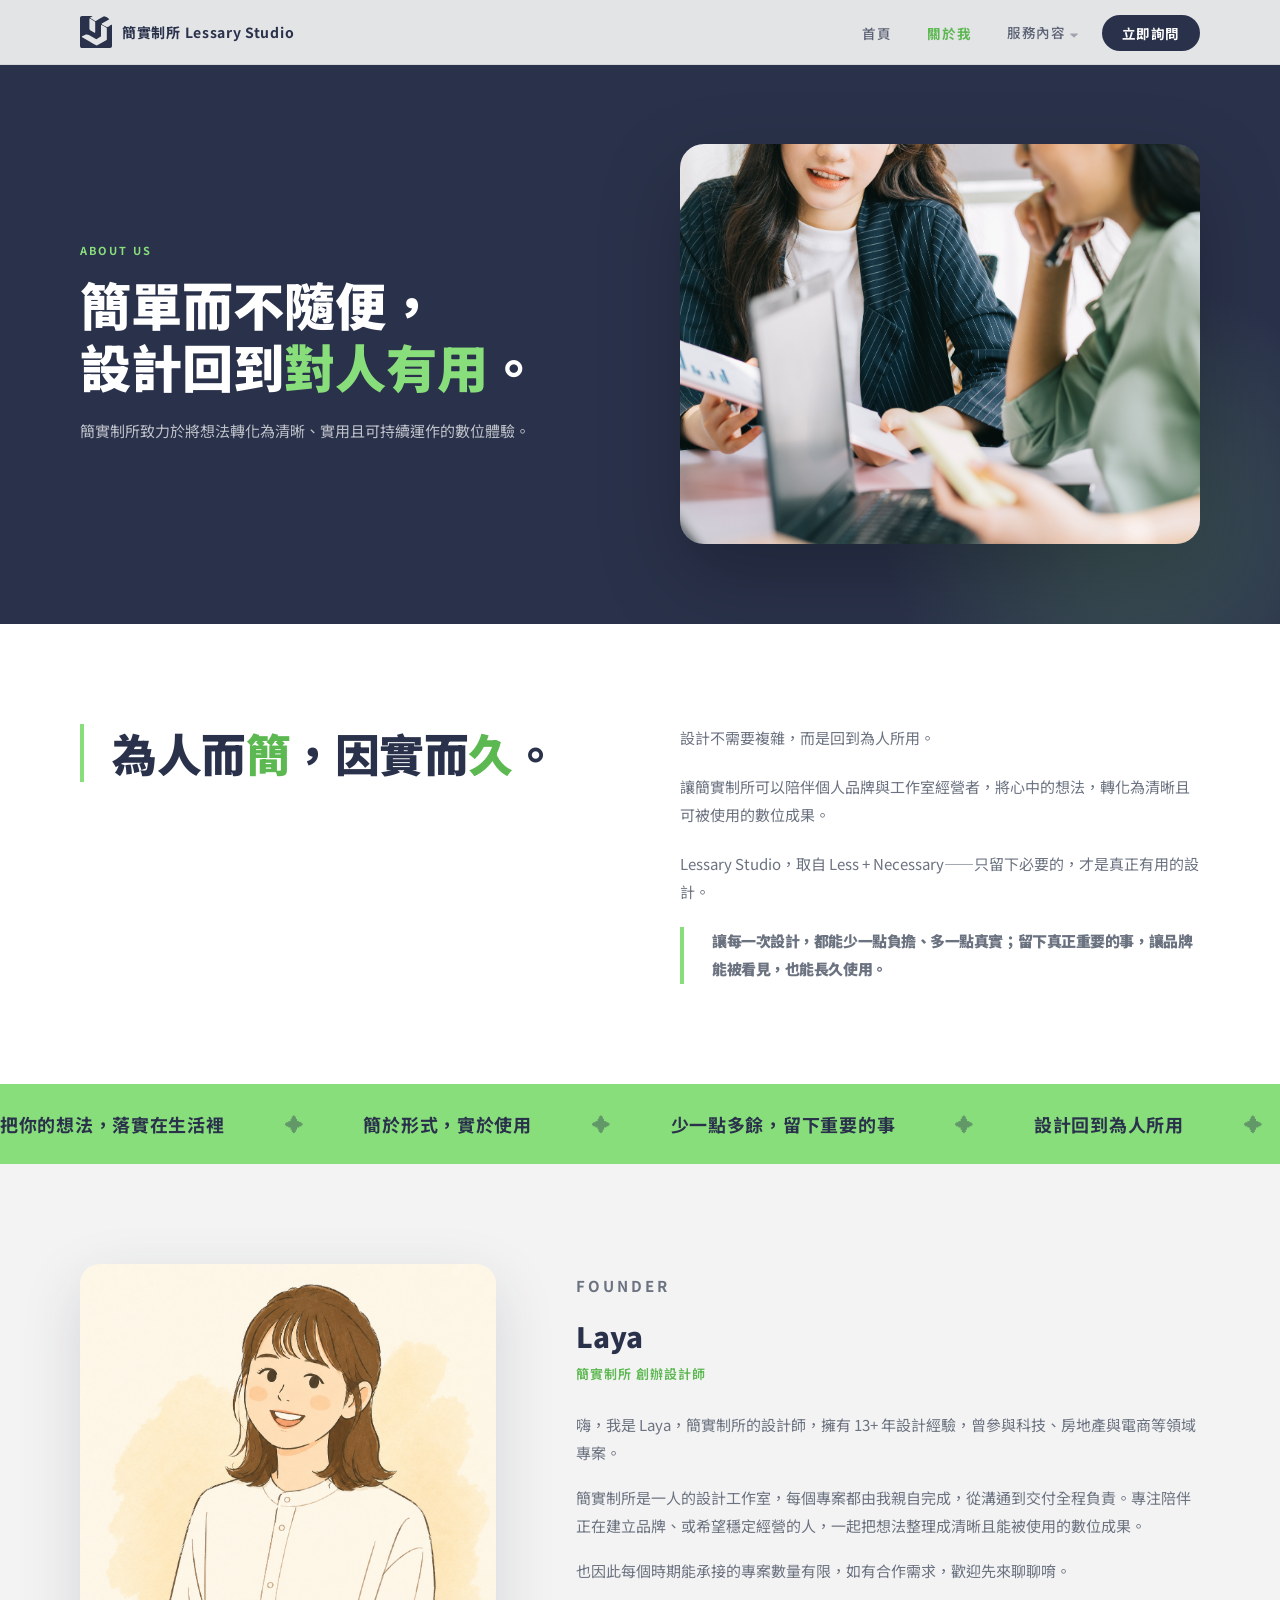
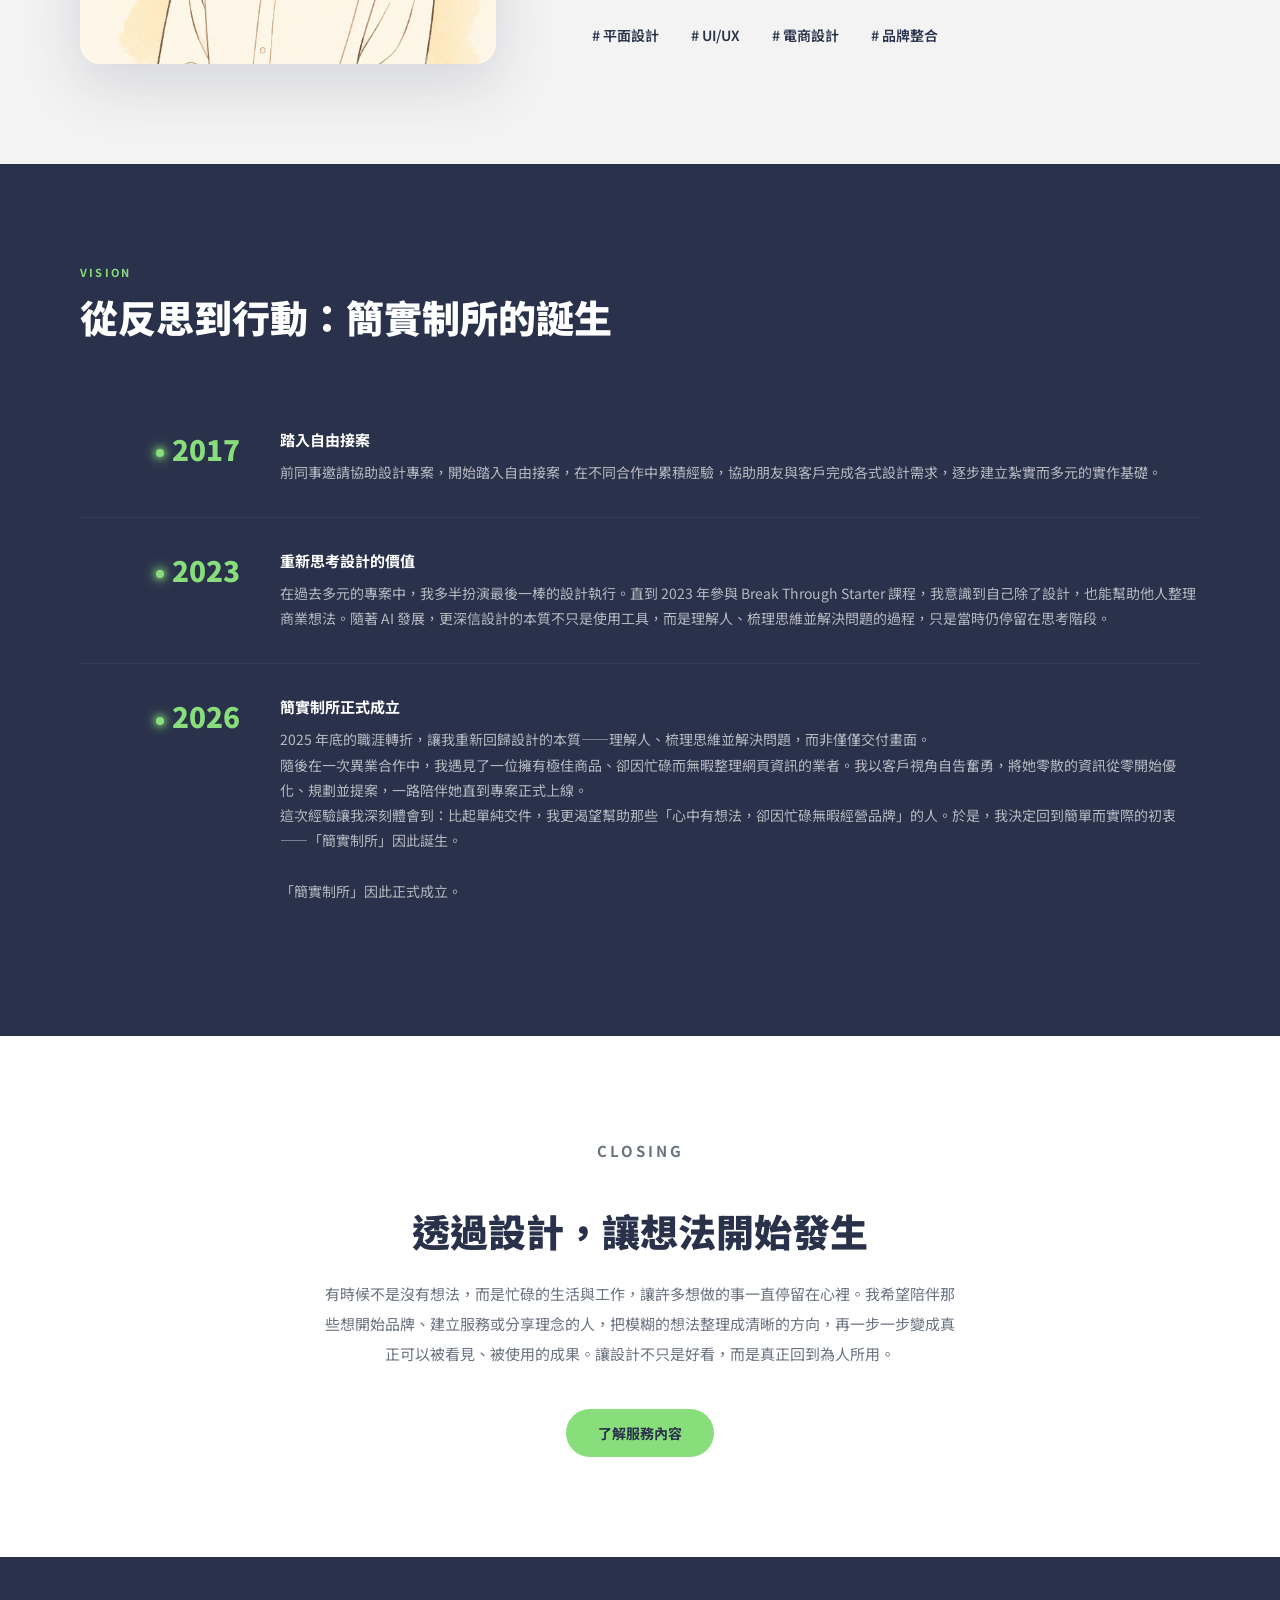
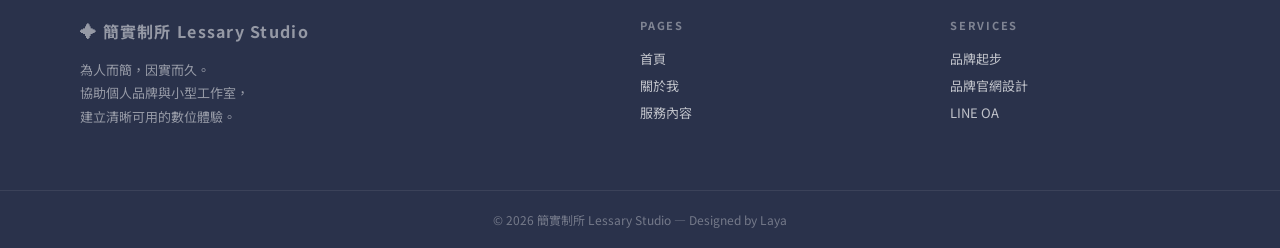
<file: about.html>
<!DOCTYPE html>
<html lang="zh-TW">
<head>
<meta charset="UTF-8">
<meta name="viewport" content="width=device-width, initial-scale=1.0">
<title>關於我 — 簡實制所 Lessary Studio</title>
<link href="https://fonts.googleapis.com/css2?family=Noto+Sans+TC:wght@300;400;500;700;900&display=swap" rel="stylesheet">

  <link href="https://fonts.googleapis.com/css2?family=Noto+Sans+TC:wght@300;400;500;700;900&display=swap" rel="stylesheet">
  <link rel="stylesheet" href="css/shared.css">
  <link rel="stylesheet" href="css/about.css">
  <link rel="icon" href="img/ico_lessary_logo.ico">

  <!-- SEO -->
  <meta name=”robots” content=”noindex , nofollow“> <!--讓爬蟲先不搜尋到-->
  <meta name="description" content="簡實制所 Lessary Studio，專為個人品牌與小型工作室提供品牌 Logo 設計、品牌官網設計建置、品牌 LINE 建置視覺建立，讓設計回到對人有用。">
  <meta name="keywords" content="品牌設計,Logo設計,品牌官網設計,LINE官方帳號,個人品牌,小型工作室,簡實制所,Lessary Studio">
  <meta name="author" content="簡實制所 Lessary Studio">
  <link rel="canonical" href="https://lessarystudio.com/">

  <!-- Open Graph（Facebook / LINE 縮圖預覽） -->
  <meta property="og:type" content="website">
  <meta property="og:url" content="https://lessarystudio.com/">
  <meta property="og:title" content="簡實制所 Lessary Studio｜品牌設計 · 品牌官網設計 · LINE 經營">
  <meta property="og:description" content="專為個人品牌與小型工作室設計。從 Logo、品牌官網設計到 品牌 LINE 建置，整合品牌基礎，陪你長期經營。">
<meta property="og:image" content="https://lessarystudio.com/img/og_lessary.jpg">
  <meta property="og:image:width" content="1200">
  <meta property="og:image:height" content="630">
  <meta property="og:locale" content="zh_TW">
  <meta property="og:site_name" content="簡實制所 Lessary Studio">


</head>
<body>



<!-- NAV -->
<nav class="nav" id="nav">
  <div class="nav-inner">
    <a href="index.html" class="nav-logo">
      <div class="logo-mark">
        <img src="img/img_lessary_logo.svg" alt="簡實制所">
      </div>
      <span class="logo-text">簡實制所 Lessary Studio</span>
    </a>
    <button class="hamburger" id="hamburger" aria-label="開啟選單" aria-expanded="false">
      <span></span><span></span><span></span>
    </button>
    <ul class="nav-links" id="navLinks">
      <li><a href="index.html">首頁</a></li>
      <li><a href="about.html" class="active">關於我</a></li>
      <li class="has-sub">
          <a href="services.html">服務內容 <span class="desktop-arrow">▾</span></a>
        <button class="sub-toggle" aria-label="展開服務子選單">
          <span class="toggle-arrow">▾</span>
        </button>
        <ul class="nav-sub">
          <li><a href="service-brand.html">品牌起步</a></li>
          <li><a href="service-web.html">品牌官網設計</a></li>
          <li><a href="service-line.html">品牌 LINE 建置</a></li>
          <!-- <li><a href="service-ongoing.html">品牌持續經營</a></li> -->
        </ul>
      </li>
     <li><a  href="https://line.me/R/ti/p/@025sjouz" target="_blank" class="nav-cta">立即詢問</a></li>
    </ul>
  </div>
</nav>

<!-- PAGE HERO -->
<div class="page-hero">
  <div class="hero-grid">
    <div class="reveal">
      <p class="ph-label">About Us</p>
      <h1 class="ph-title">簡單而不隨便，<br>設計回到<em>對人有用</em>。</h1>
      <p class="ph-sub">簡實制所致力於將想法轉化為清晰、實用且可持續運作的數位體驗。</p>
    </div>
    <div class="ph-img-wrap reveal" style="transition-delay:.15s">
      <img src="img/img_about_01.jpg" alt="Creative workspace">
    </div>
  </div>
</div>

<!-- BRAND CONCEPT -->
<section class="brand-concept">
  <div class="concept-inner">
    <div class="concept-quote reveal">
      為人而<span>簡</span>，因實而<span>久</span>。
    </div>
    <div class="concept-body reveal" style="transition-delay:.1s">
      <p>設計不需要複雜，而是回到為人所用。</p>
      <p>讓簡實制所可以陪伴個人品牌與工作室經營者，將心中的想法，轉化為清晰且可被使用的數位成果。</p>
      <p>Lessary Studio，取自 Less + Necessary——只留下必要的，才是真正有用的設計。</p>
        <div class="concept-quote reveal">
      <p>讓每一次設計，都能少一點負擔、多一點真實；留下真正重要的事，讓品牌能被看見，也能長久使用。</p>
      </div>
    </div>
  </div>
</section>

<!-- MARQUEE BANNER -->
<div class="marquee-banner">
  <div class="marquee-inner">
    <span>把你的想法，落實在生活裡</span>
    <span class="marquee-sep">✦</span>
    <span>簡於形式，實於使用</span>
    <span class="marquee-sep">✦</span>
    <span>少一點多餘，留下重要的事</span>
    <span class="marquee-sep">✦</span>
    <span>設計回到為人所用</span>
    <span class="marquee-sep">✦</span>
    <span>清楚比複雜更有力量</span>
    <span class="marquee-sep">✦</span>
    <span>Only what is necessary.</span>
    <span class="marquee-sep">✦</span>
  </div>
</div>

<!-- FOUNDER -->
<section class="about-founder">
  <div class="founder-inner">
    <div class="reveal">
      <div class="founder-photo">
        <img src="img/img_about_designer.png" alt="Laya 設計師">
      </div>
    </div>
    <div class="founder-content reveal" style="transition-delay:.1s">
      <p class="section-label">Founder</p>
      <h3>Laya</h3>
      <p class="role">簡實制所 創辦設計師</p>
      <p>嗨，我是 Laya，簡實制所的設計師，擁有 13+ 年設計經驗，曾參與科技、房地產與電商等領域專案。</p>
      <p>簡實制所是一人的設計工作室，每個專案都由我親自完成，從溝通到交付全程負責。專注陪伴正在建立品牌、或希望穩定經營的人，一起把想法整理成清晰且能被使用的數位成果。</p>
      <p>也因此每個時期能承接的專案數量有限，如有合作需求，歡迎先來聊聊唷。</p>
   <div style="margin-top: 32px; display: flex; flex-wrap: wrap;">
        <span style="display:inline-flex;align-items:center;gap:8px;background:var(--bg);padding:8px 16px;border-radius:30px;font-size:14px;font-weight:600;color:var(--primary)"># 平面設計</span>
        <span style="display:inline-flex;align-items:center;gap:8px;background:var(--bg);padding:8px 16px;border-radius:30px;font-size:14px;font-weight:600;color:var(--primary)"># UI/UX</span>
        <span style="display:inline-flex;align-items:center;gap:8px;background:var(--bg);padding:8px 16px;border-radius:30px;font-size:14px;font-weight:600;color:var(--primary)"># 電商設計</span>
        <span style="display:inline-flex;align-items:center;gap:8px;background:var(--bg);padding:8px 16px;border-radius:30px;font-size:14px;font-weight:600;color:var(--primary)"># 品牌整合</span>
      </div>
    </div>
  </div>
</section>

<!-- VISION / TIMELINE -->
<section class="vision">
  <p class="section-label reveal">Vision</p>
  <h2 class="section-title reveal">從反思到行動：簡實制所的誕生</h2>
  <div class="timeline">
    <div class="tl-item reveal">
      <p class="tl-year">2017</p>
      <div class="tl-content">
        <h4>踏入自由接案</h4>
        <p>前同事邀請協助設計專案，開始踏入自由接案，在不同合作中累積經驗，協助朋友與客戶完成各式設計需求，逐步建立紮實而多元的實作基礎。</p>
      </div>
    </div>
  <div class="tl-item reveal" style="transition-delay:.1s">
  <p class="tl-year">2023</p>
  <div class="tl-content">
    <h4>重新思考設計的價值</h4>
    <p>在過去多元的專案中，我多半扮演最後一棒的設計執行。直到 2023 年參與 Break Through Starter 課程，我意識到自己除了設計，也能幫助他人整理商業想法。隨著 AI 發展，更深信設計的本質不只是使用工具，而是理解人、梳理思維並解決問題的過程，只是當時仍停留在思考階段。
    </p>
  </div>
</div>

<div class="tl-item reveal" style="transition-delay:.2s">
  <p class="tl-year">2026</p>
  <div class="tl-content">
    <h4>簡實制所正式成立</h4>
    <p>2025 年底的職涯轉折，讓我重新回歸設計的本質——理解人、梳理思維並解決問題，而非僅僅交付畫面。
    <br>隨後在一次異業合作中，我遇見了一位擁有極佳商品、卻因忙碌而無暇整理網頁資訊的業者。我以客戶視角自告奮勇，將她零散的資訊從零開始優化、規劃並提案，一路陪伴她直到專案正式上線。<br>這次經驗讓我深刻體會到：比起單純交件，我更渴望幫助那些「心中有想法，卻因忙碌無暇經營品牌」的人。於是，我決定回到簡單而實際的初衷——「簡實制所」因此誕生。<br><br>「簡實制所」因此正式成立。
    </p>
  </div>
</div>
    </div>
  </div>
</section>

<!-- CLOSING -->
<section class="closing">
  <div class="closing-inner reveal">
    <p class="section-label" style="text-align:center">Closing</p>
    <h2 class="section-title" style="margin-bottom:24px;">透過設計，讓想法開始發生</h2>
    <p>有時候不是沒有想法，而是忙碌的生活與工作，讓許多想做的事一直停留在心裡。我希望陪伴那些想開始品牌、建立服務或分享理念的人，把模糊的想法整理成清晰的方向，再一步一步變成真正可以被看見、被使用的成果。讓設計不只是好看，而是真正回到為人所用。</p>
 <a href="services.html" class="btn-accent">了解服務內容</a> 
  </div>
</section>
<!-- FOOTER -->
<footer>
  <div class="footer-brand">
    <p class="logo">✦ 簡實制所 Lessary Studio</p>
    <p>為人而簡，因實而久。<br>協助個人品牌與小型工作室，<br>建立清晰可用的數位體驗。</p>
  </div>
  <div class="footer-col">
    <h4>Pages</h4>
    <a href="index.html">首頁</a>
    <a href="about.html">關於我</a>
     <a href="services.html">服務內容</a>
  </div>
   <div class="footer-col">
    <h4>Services</h4>
    <a href="service-brand.html">品牌起步</a>
    <a href="service-web.html">品牌官網設計</a>
    <a href="service-line.html">LINE OA</a>
    <!--<a href="service-ongoing.html">品牌持續經營</a>-->
  </div>
</footer>
<div class="footer-bottom">
  <p>© 2026 簡實制所 Lessary Studio — Designed by Laya</p>
</div>

  <script src="https://code.jquery.com/jquery-3.7.1.min.js"></script>
  <script src="js/shared.js"></script>
</body>
</html>
</file>
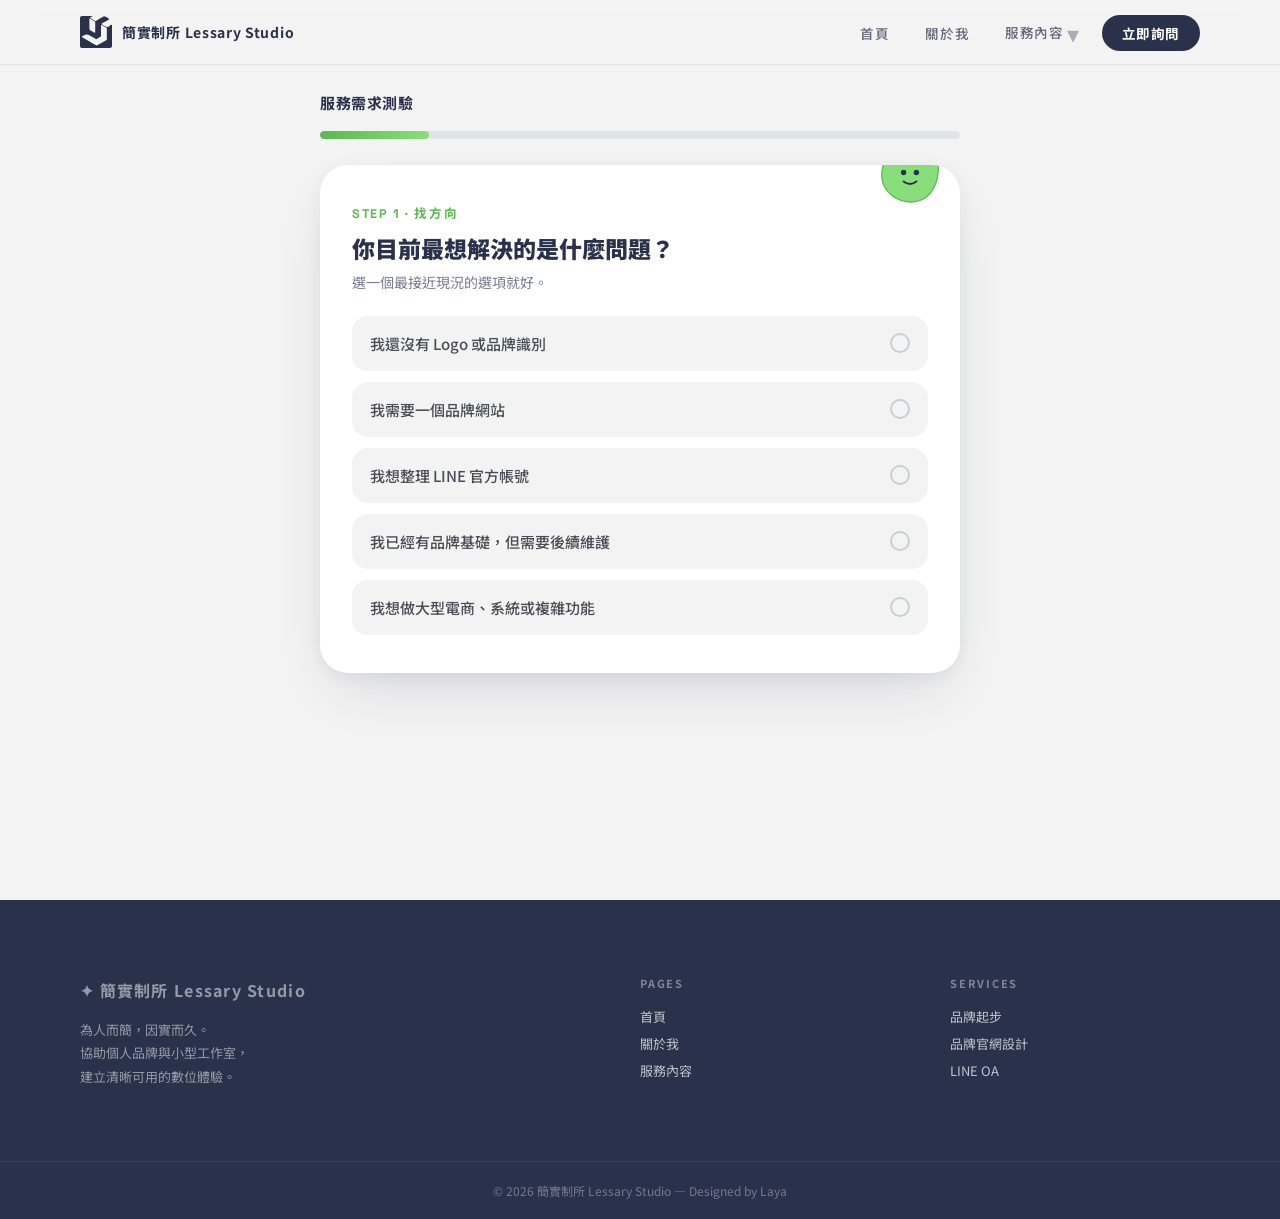
<file: quiz.html>
<!doctype html>
<html lang="zh-Hant">
<head>
<meta charset="UTF-8">
<meta name="viewport" content="width=device-width, initial-scale=1.0">
<title>簡實制所｜服務需求測驗</title>
<link rel="preconnect" href="https://fonts.googleapis.com">
<link rel="preconnect" href="https://fonts.gstatic.com" crossorigin>
<link href="https://fonts.googleapis.com/css2?family=Space+Grotesk:wght@500;700&family=Noto+Sans+TC:wght@400;500;700;900&display=swap" rel="stylesheet">
<link rel="stylesheet" href="./css/quiz.css">

<!-- SEO -->
<meta name=”robots” content=”noindex , nofollow“> <!--讓爬蟲先不搜尋到-->
<meta name="description" content="簡實制所 Lessary Studio，專為個人品牌與小型工作室提供品牌 Logo 設計、品牌官網設計建置、品牌 LINE 建置視覺建立，讓設計回到對人有用。">
<meta name="keywords" content="品牌設計,Logo設計,品牌官網設計,LINE官方帳號,個人品牌,小型工作室,簡實制所,Lessary Studio">
<meta name="author" content="簡實制所 Lessary Studio">
<link rel="canonical" href="https://lessarystudio.com/">

<!-- Open Graph（Facebook / LINE 縮圖預覽） -->
<meta property="og:type" content="website">
<meta property="og:url" content="https://lessarystudio.com/">
<meta property="og:title" content="簡實制所 Lessary Studio｜品牌設計 · 品牌官網設計 · LINE 經營">
<meta property="og:description" content="專為個人品牌與小型工作室設計。從 Logo、品牌官網設計到 品牌 LINE 建置，整合品牌基礎，陪你長期經營。">
<meta property="og:image" content="https://lessarystudio.com/img/og_lessary.jpg">
<meta property="og:image:width" content="1200">
<meta property="og:image:height" content="630">
<meta property="og:locale" content="zh_TW">
<meta property="og:site_name" content="簡實制所 Lessary Studio">
</head>
<body>


<!-- NAV -->
<nav class="nav" id="nav">
  <div class="nav-inner">
    <a href="index.html" class="nav-logo">
      <div class="logo-mark">
        <img src="img/img_lessary_logo.svg" alt="簡實制所">
      </div>
      <span class="logo-text">簡實制所 Lessary Studio </span>
    </a>
    <button class="hamburger" id="hamburger" aria-label="開啟選單" aria-expanded="false">
      <span></span><span></span><span></span>
    </button>
    <ul class="nav-links" id="navLinks">
      <li><a href="index.html">首頁</a></li>
      <li><a href="about.html">關於我</a></li>
      <li class="has-sub">
        <a href="services.html">服務內容 <span class="desktop-arrow">▾</span></a>
        <button class="sub-toggle" aria-label="展開服務子選單">
          <span class="toggle-arrow">▾</span>
        </button>
        <ul class="nav-sub">
          <li><a href="service-brand.html">品牌起步</a></li>
          <li><a href="service-web.html">品牌官網設計</a></li>
          <li><a href="service-line.html">品牌 LINE 建置</a></li>
          <!-- <li><a href="service-ongoing.html">品牌持續經營</a></li> -->
        </ul>
      </li>
       <li><a  href="https://line.me/R/ti/p/@025sjouz" target="_blank"  class="nav-cta">立即詢問</a></li>
    </ul>
  </div>
</nav>

<div class="stage">
  <div class="topbar">
    <div class="brand">服務需求測驗</div>
    <button class="restart-link" onclick="restart()" id="restartBtn" style="display:none;">↺ 重新測試</button>
  </div>
  <div class="progress-track"><div class="progress-fill" id="progressFill" style="width:0%"></div></div>
  <div class="card-wrap" id="cardWrap"></div>
</div>

<footer>
  <div class="footer-brand">
    <p class="logo">✦ 簡實制所 Lessary Studio</p>
    <p>為人而簡，因實而久。<br>協助個人品牌與小型工作室，<br>建立清晰可用的數位體驗。</p>
  </div>
  <div class="footer-col">
    <h4>Pages</h4>
    <a href="index.html">首頁</a>
    <a href="about.html">關於我</a>
    <a href="services.html">服務內容</a>
  </div>
   <div class="footer-col">
    <h4>Services</h4>
    <a href="service-brand.html">品牌起步</a>
    <a href="service-web.html">品牌官網設計</a>
    <a href="service-line.html">LINE OA</a>
    <!-- <a href="service-ongoing.html">品牌持續經營</a> -->
  </div>
</footer>
<div class="footer-bottom">
  <p>© 2026 簡實制所 Lessary Studio — Designed by Laya</p>
</div>

<script src="./js/quiz.js"></script>
</body>
</html>
</file>
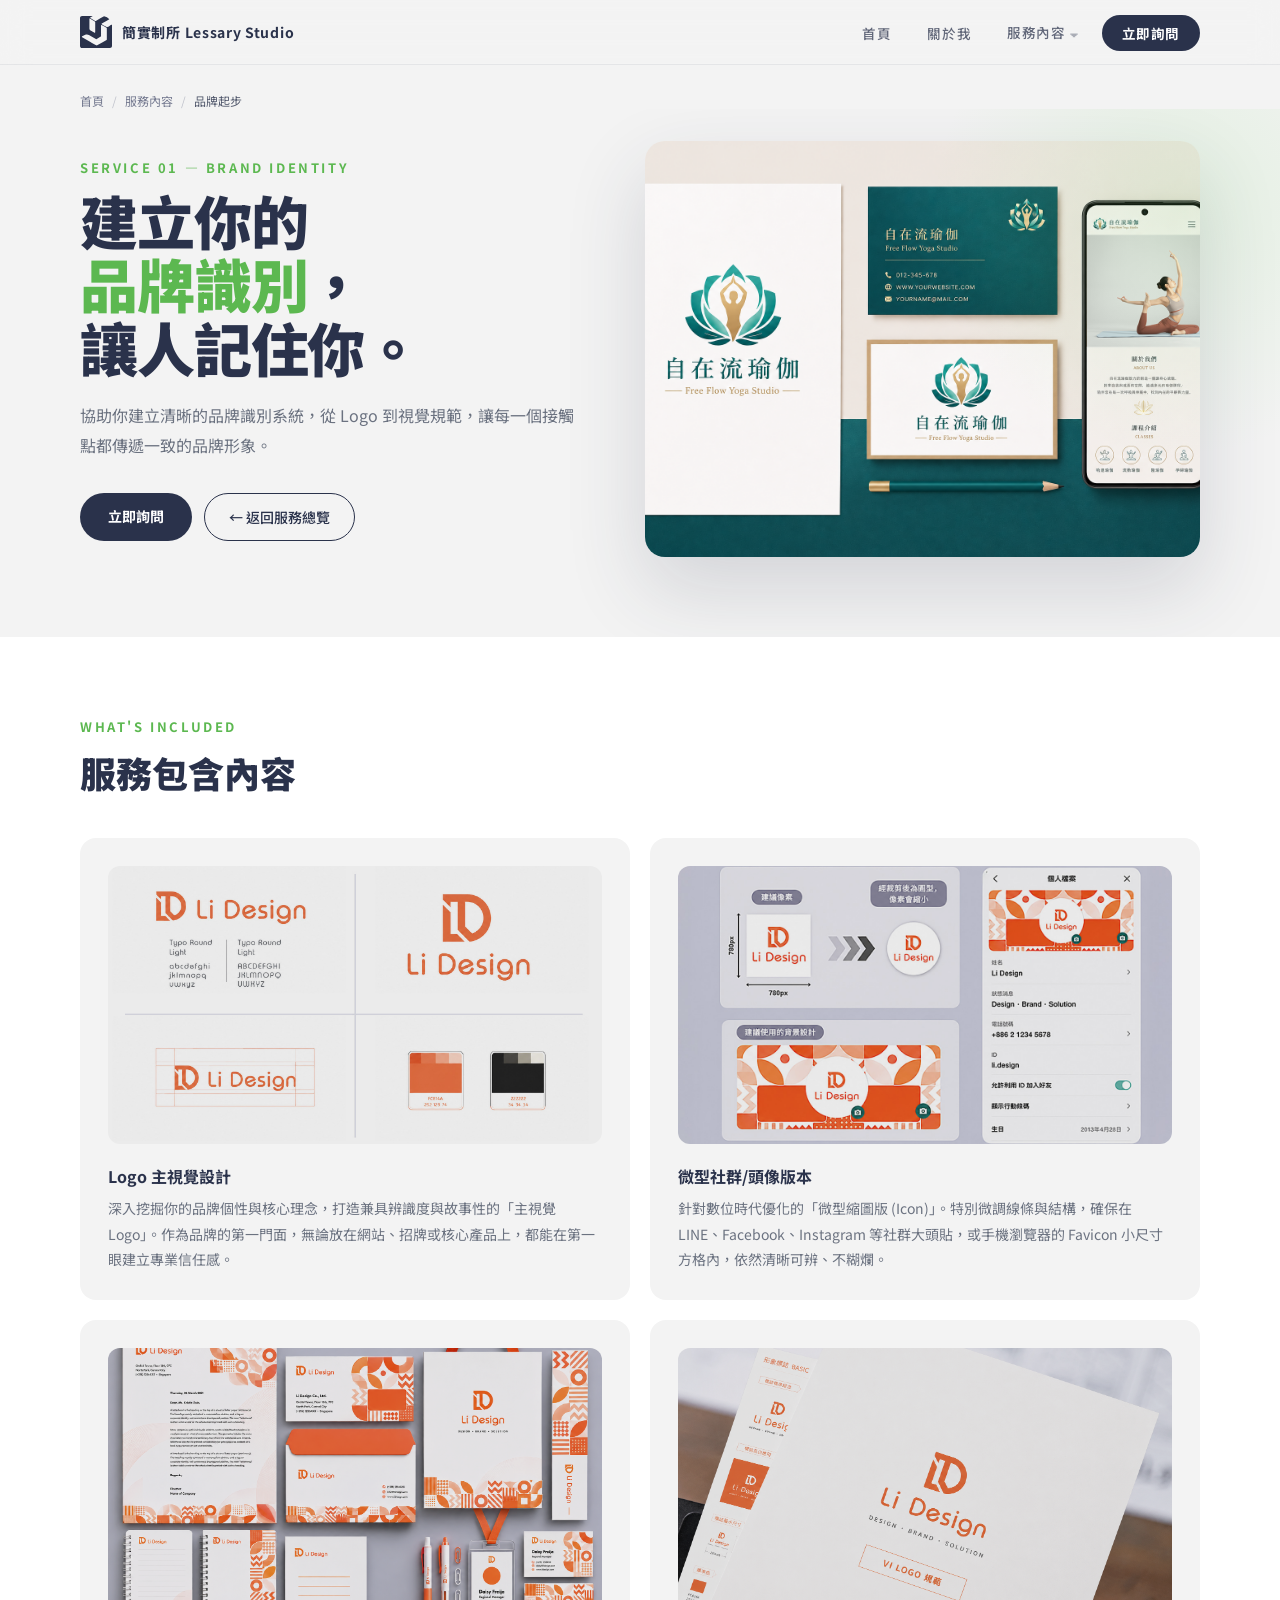
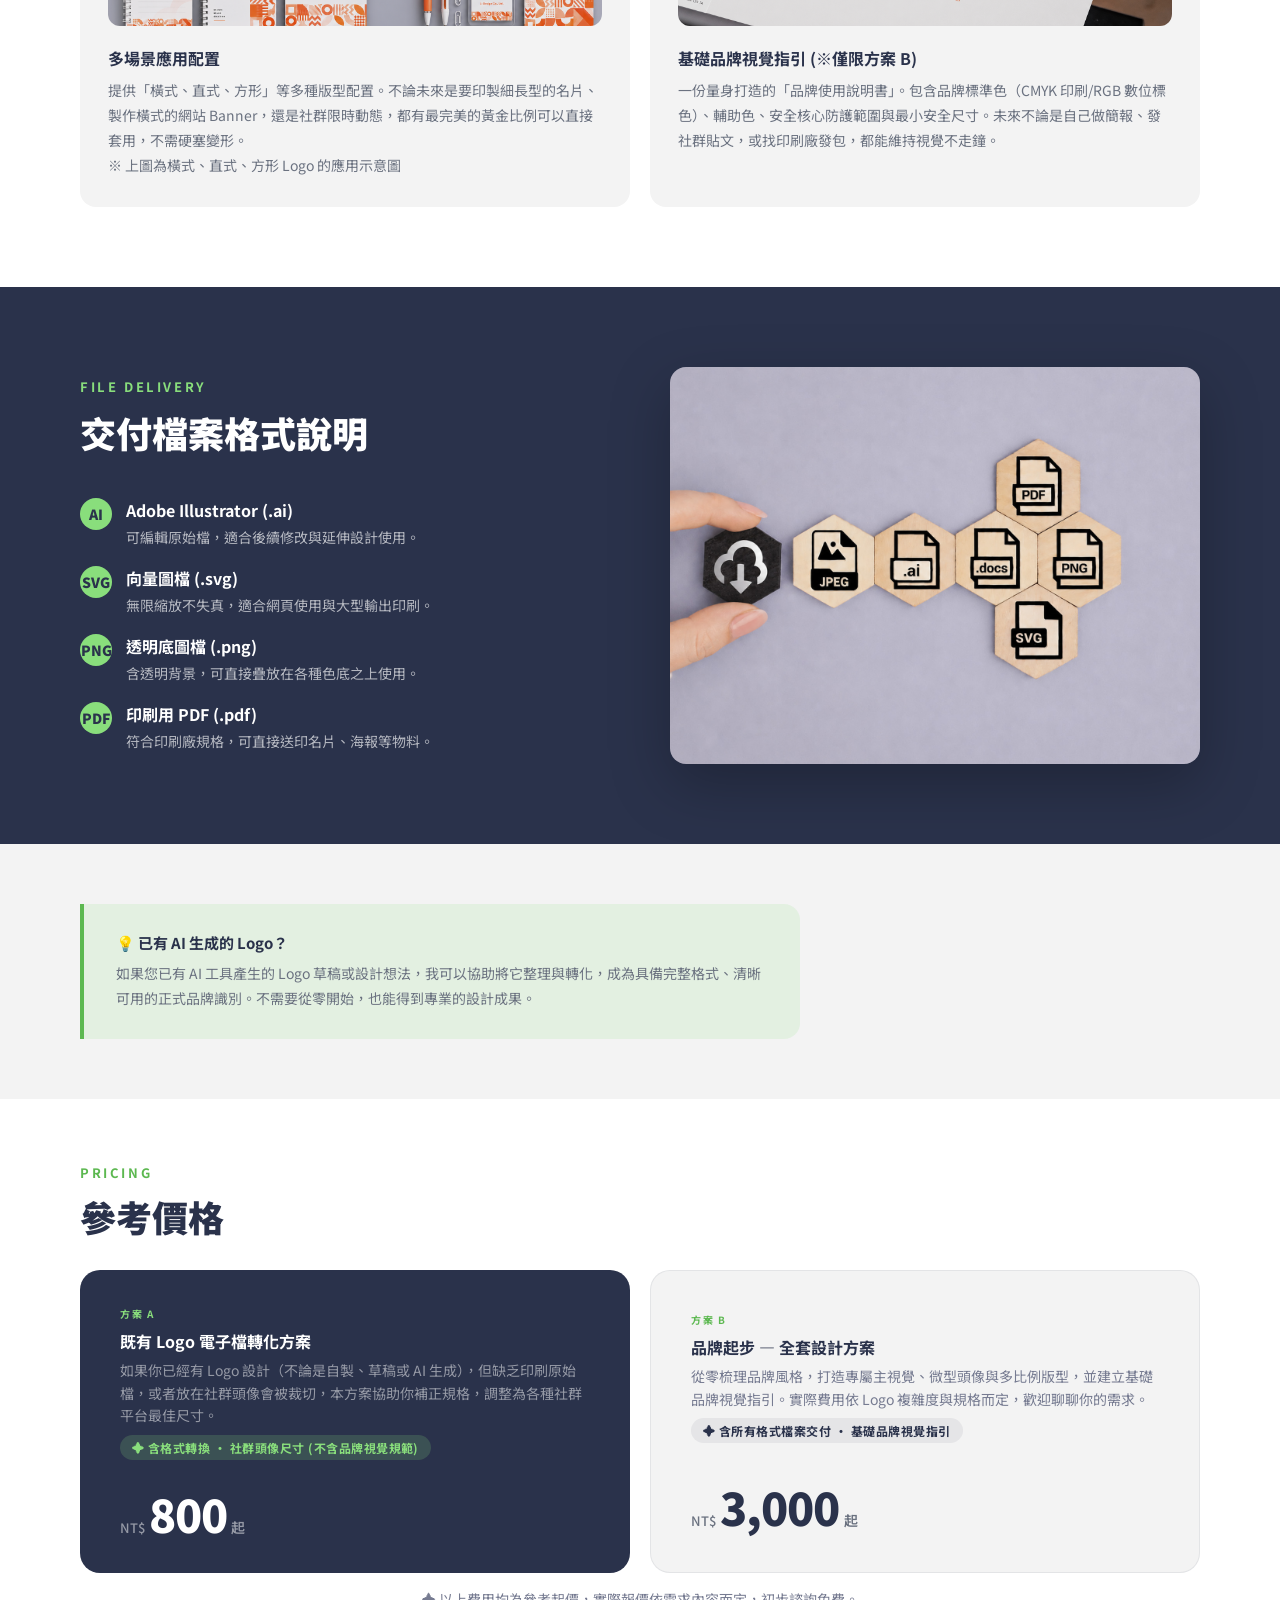
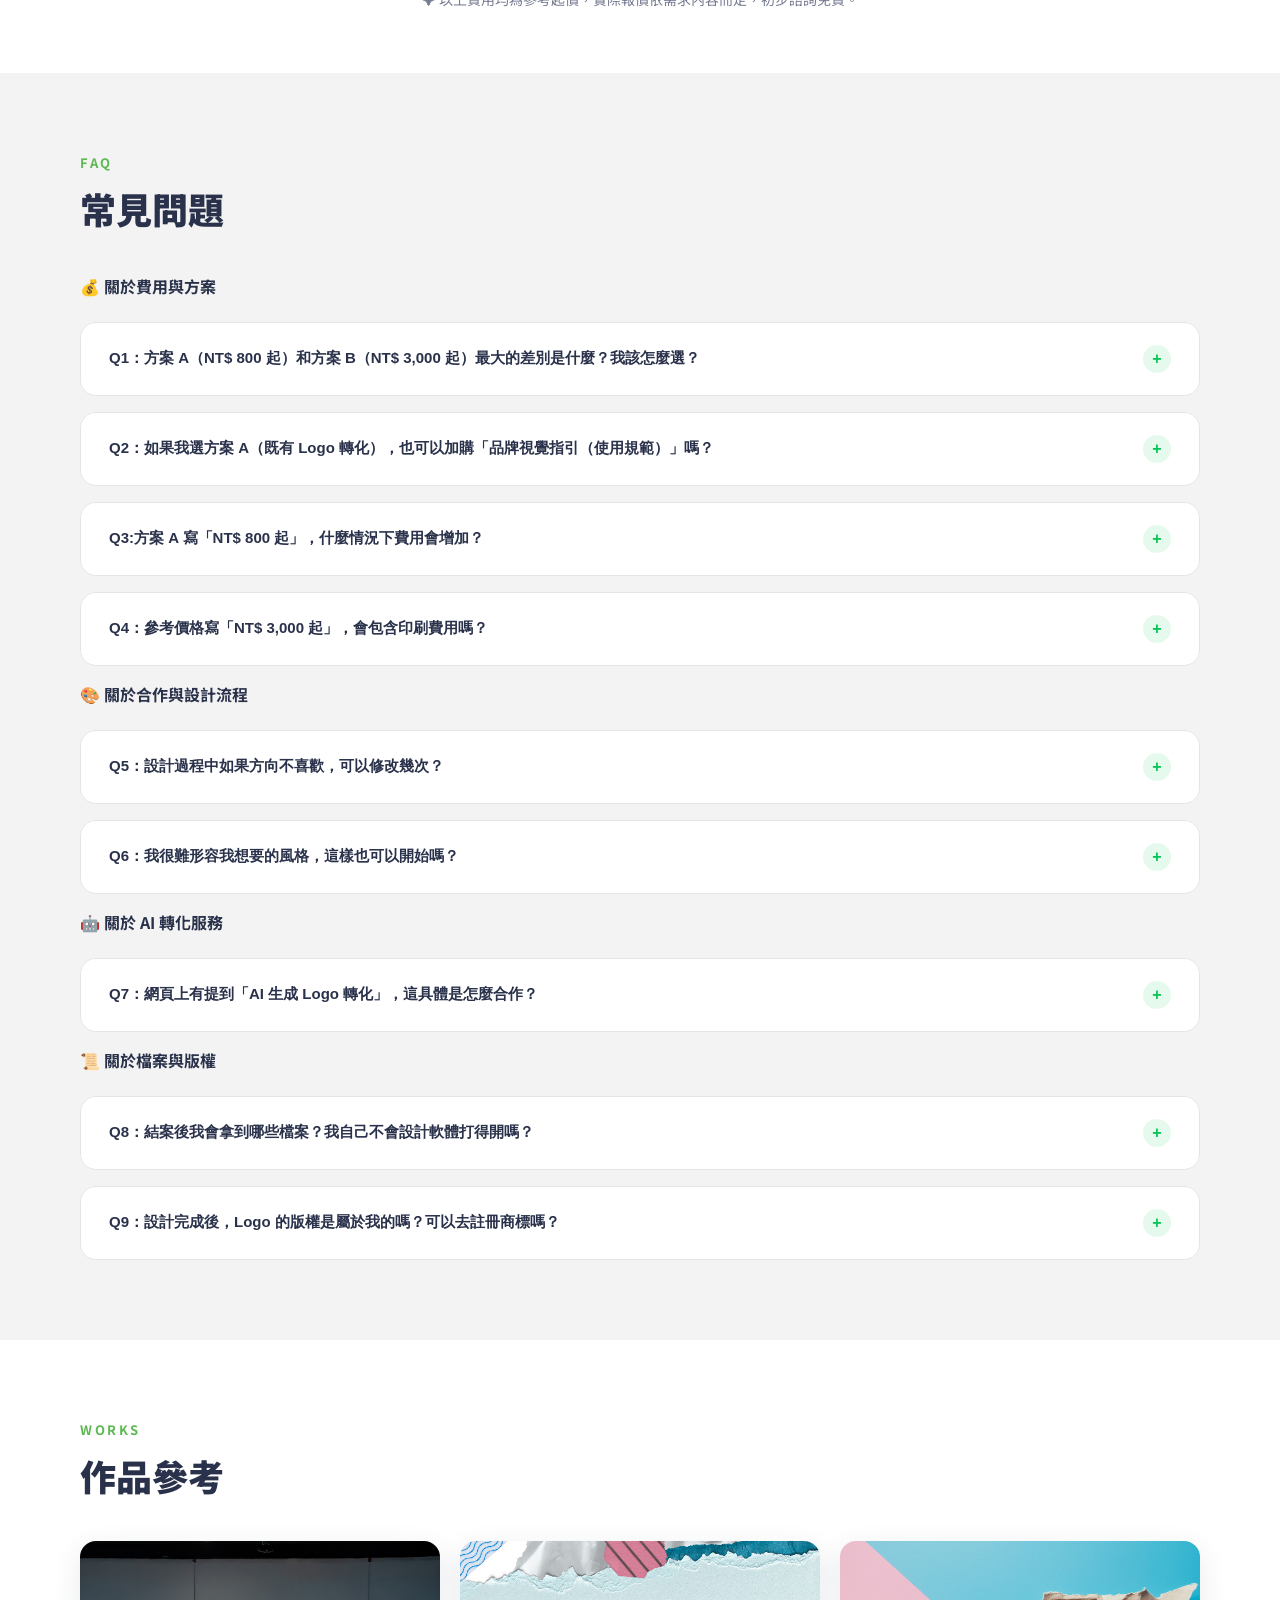
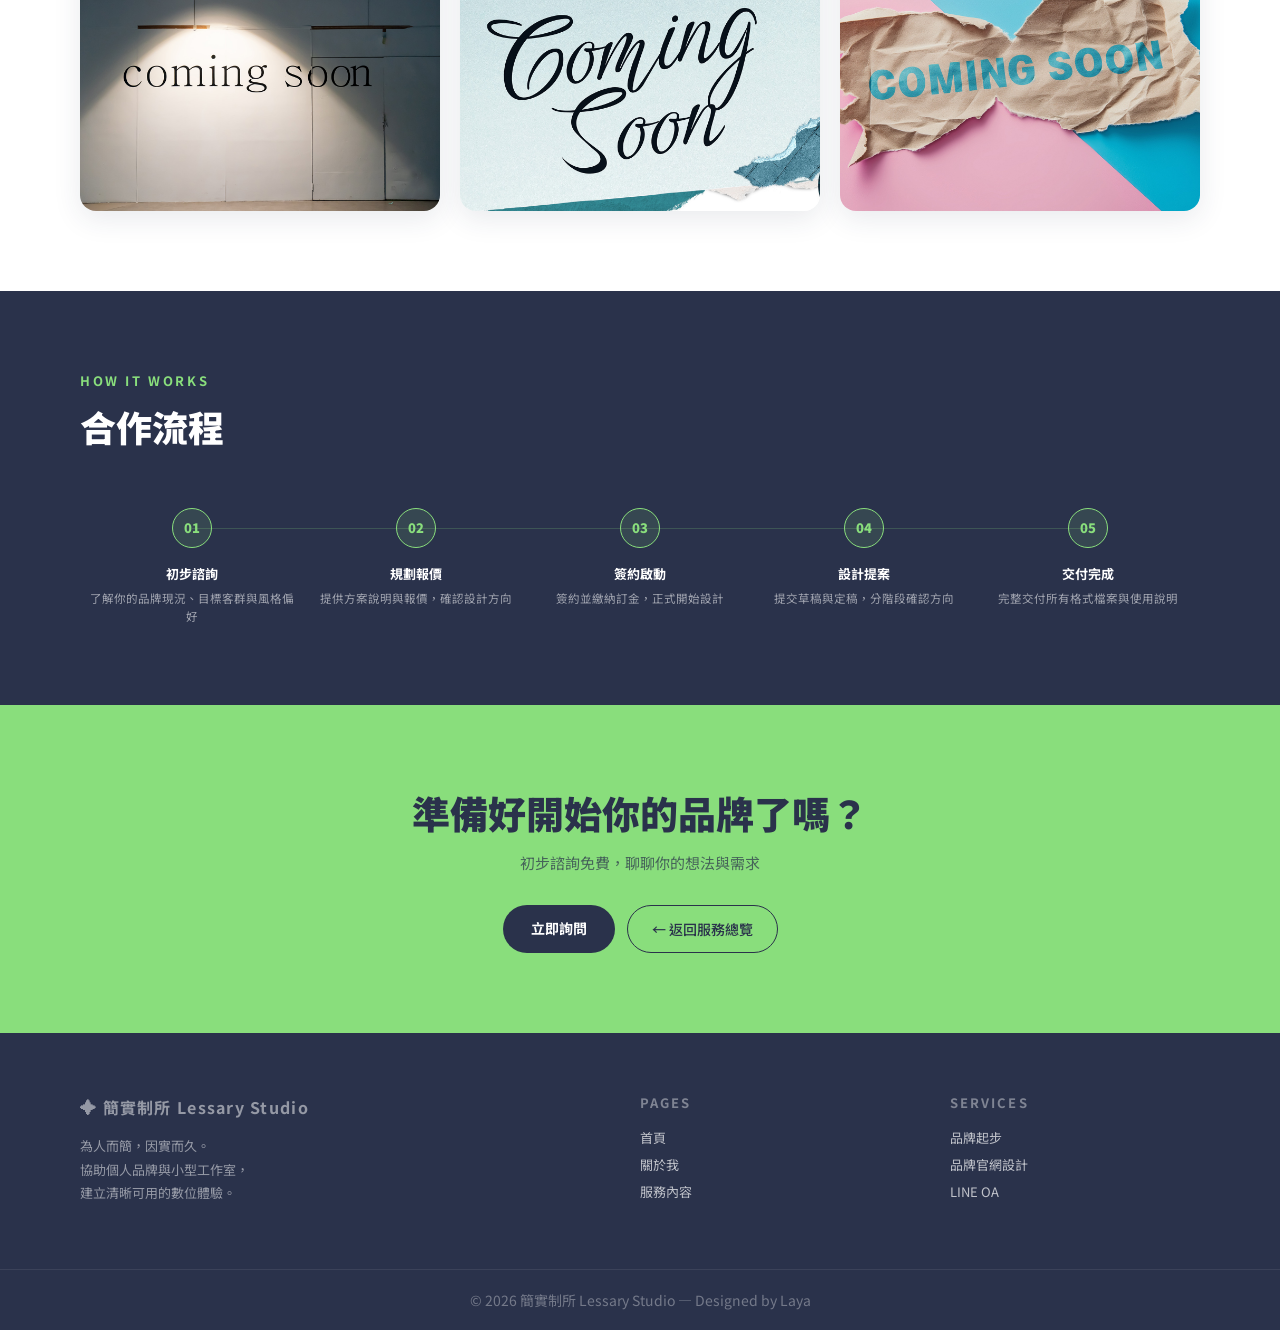
<file: service-brand.html>
<!DOCTYPE html>
<html lang="zh-TW">
<head>
<meta charset="UTF-8">
<meta name="viewport" content="width=device-width, initial-scale=1.0">
<title>品牌起步 — 簡實制所 Lessary Studio</title>
<link href="https://fonts.googleapis.com/css2?family=Noto+Sans+TC:wght@300;400;500;700;900&display=swap" rel="stylesheet">

  <link href="https://fonts.googleapis.com/css2?family=Noto+Sans+TC:wght@300;400;500;700;900&display=swap" rel="stylesheet">
  <link rel="stylesheet" href="css/shared.css">
  <link rel="stylesheet" href="css/service-brand.css?0528_v1">

  <link rel="icon" href="img/ico_lessary_logo.ico">

  <!-- SEO -->
  <meta name=”robots” content=”noindex , nofollow“> <!--讓爬蟲先不搜尋到-->
  <meta name="description" content="簡實制所 Lessary Studio，專為個人品牌與小型工作室提供品牌 Logo 設計、品牌官網設計建置、品牌 LINE 建置視覺建立，讓設計回到對人有用。">
  <meta name="keywords" content="品牌設計,Logo設計,品牌官網設計,LINE官方帳號,個人品牌,小型工作室,簡實制所,Lessary Studio">
  <meta name="author" content="簡實制所 Lessary Studio">
  <link rel="canonical" href="https://lessarystudio.com/">

  <!-- Open Graph（Facebook / LINE 縮圖預覽） -->
  <meta property="og:type" content="website">
  <meta property="og:url" content="https://lessarystudio.com/">
  <meta property="og:title" content="簡實制所 Lessary Studio｜品牌設計 · 品牌官網設計 · LINE 經營">
  <meta property="og:description" content="專為個人品牌與小型工作室設計。從 Logo、品牌官網設計到 品牌 LINE 建置，整合品牌基礎，陪你長期經營。">
 <meta property="og:image" content="https://lessarystudio.com/img/og_lessary.jpg">
  <meta property="og:image:width" content="1200">
  <meta property="og:image:height" content="630">
  <meta property="og:locale" content="zh_TW">
  <meta property="og:site_name" content="簡實制所 Lessary Studio">

</head>
<body>



<!-- NAV -->
<nav class="nav" id="nav">
  <div class="nav-inner">
    <a href="index.html" class="nav-logo">
      <div class="logo-mark">
        <img src="img/img_lessary_logo.svg" alt="簡實制所">
      </div>
      <span class="logo-text">簡實制所 Lessary Studio</span>
    </a>
    <button class="hamburger" id="hamburger" aria-label="開啟選單" aria-expanded="false">
      <span></span><span></span><span></span>
    </button>
    <ul class="nav-links" id="navLinks">
      <li><a href="index.html">首頁</a></li>
      <li><a href="about.html">關於我</a></li>
      <li class="has-sub">
    
        <a href="services.html">服務內容 <span class="desktop-arrow active">▾</span></a>
        <button class="sub-toggle" aria-label="展開服務子選單">
          <span class="toggle-arrow">▾</span>
        </button>
        <ul class="nav-sub">
          <li><a href="service-brand.html" class="active">品牌起步</a></li>
          <li><a href="service-web.html">品牌官網設計</a></li>
          <li><a href="service-line.html">品牌 LINE 建置</a></li>
          <!-- <li><a href="service-ongoing.html">品牌持續經營</a></li> -->
        </ul>
      </li>
       <li><a href="https://line.me/R/ti/p/@025sjouz" target="_blank"  class="nav-cta">立即詢問</a></li>
    </ul>
  </div>
</nav>

<div class="breadcrumb">
  <a href="index.html">首頁</a><span>/</span>
  <a href="services.html">服務內容</a><span>/</span>
  <span style="color:var(--primary);opacity:.8;">品牌起步</span>
</div>

<!-- HERO -->
<div class="detail-hero">
  <div class="reveal">
    <p class="dh-label">Service 01 — Brand Identity</p>
    <h1 class="dh-title">建立你的<br><em>品牌識別</em>，<br>讓人記住你。</h1>
    <p class="dh-sub">協助你建立清晰的品牌識別系統，從 Logo 到視覺規範，讓每一個接觸點都傳遞一致的品牌形象。</p>
    <div class="dh-btns">
      <a href="#contact" class="btn-primary">立即詢問</a>
      <a href="services.html" class="btn-ghost">← 返回服務總覽</a>
    </div>
  </div>
  <div class="hero-img-wrap reveal" style="transition-delay:.15s">
    <img src="img/img_service_brand_cover.png" alt="Brand design">
  </div>
</div>

<!-- INCLUDED -->
<section class="included">
  <p class="sec-label reveal">What's Included</p>
  <h2 class="sec-title reveal">服務包含內容</h2>
  <div class="inc-grid">

    <!-- 01 Logo 主視覺 -->
    <div class="inc-card reveal" style="transition-delay:.05s">
      <div class="ic-img">
        <img src="img/img_service_brand_s01.jpg" alt="Logo 主視覺設計"/>
      </div>
      <h3 class="ic-title">Logo 主視覺設計</h3>
      <p class="ic-desc">深入挖掘你的品牌個性與核心理念，打造兼具辨識度與故事性的「主視覺 Logo」。作為品牌的第一門面，無論放在網站、招牌或核心產品上，都能在第一眼建立專業信任感。</p>
    </div>

    <!-- 02 社群頭像版本 -->
    <div class="inc-card reveal" style="transition-delay:.1s">
      <div class="ic-img">
        <img src="img/img_service_brand_s02.jpg" alt="微型社群頭像版本"/>
      </div>
      <h3 class="ic-title">微型社群/頭像版本</h3>
      <p class="ic-desc">針對數位時代優化的「微型縮圖版 (Icon)」。特別微調線條與結構，確保在 LINE、Facebook、Instagram 等社群大頭貼，或手機瀏覽器的 Favicon 小尺寸方格內，依然清晰可辨、不糊爛。</p>
    </div>

    <!-- 03 多場景應用 -->
    <div class="inc-card reveal" style="transition-delay:.15s">
      <div class="ic-img">
        <img src="img/img_service_brand_s03.png" alt="多場景應用配置"/>
      </div>
      <h3 class="ic-title">多場景應用配置</h3>
      <p class="ic-desc">提供「橫式、直式、方形」等多種版型配置。不論未來是要印製細長型的名片、製作橫式的網站 Banner，還是社群限時動態，都有最完美的黃金比例可以直接套用，不需硬塞變形。<br> ※ 上圖為橫式、直式、方形 Logo 的應用示意圖 </p>
    </div>

    <!-- 04 品牌視覺指引 -->
    <div class="inc-card reveal" style="transition-delay:.2s">
      <div class="ic-img">
        <img src="img/img_service_brand_s04.png" alt="基礎品牌視覺指引"/>
      </div>
      <h3 class="ic-title">基礎品牌視覺指引 (※僅限方案 B)</h3>
      <p class="ic-desc">一份量身打造的「品牌使用說明書」。包含品牌標準色（CMYK 印刷/RGB 數位標色）、輔助色、安全核心防護範圍與最小安全尺寸。未來不論是自己做簡報、發社群貼文，或找印刷廠發包，都能維持視覺不走鐘。</p>
    </div>

  </div>
</section>

<!-- DELIVERY -->
<section class="delivery">
  <div class="del-row">
    <div class="reveal">
      <p class="sec-label">File Delivery</p>
      <h2 class="sec-title">交付檔案格式說明</h2>
      <div class="del-list">
        <div class="del-item">
          <div class="del-num">AI</div>
          <div class="del-text"><h4>Adobe Illustrator (.ai)</h4><p>可編輯原始檔，適合後續修改與延伸設計使用。</p></div>
        </div>
        <div class="del-item">
          <div class="del-num">SVG</div>
          <div class="del-text"><h4>向量圖檔 (.svg)</h4><p>無限縮放不失真，適合網頁使用與大型輸出印刷。</p></div>
        </div>
        <div class="del-item">
          <div class="del-num">PNG</div>
          <div class="del-text"><h4>透明底圖檔 (.png)</h4><p>含透明背景，可直接疊放在各種色底之上使用。</p></div>
        </div>
        <div class="del-item">
          <div class="del-num">PDF</div>
          <div class="del-text"><h4>印刷用 PDF (.pdf)</h4><p>符合印刷廠規格，可直接送印名片、海報等物料。</p></div>
        </div>
      </div>
    </div>
    <div class="del-img reveal" style="transition-delay:.15s">
      <img src="img/img_service_brand_s05.jpg" alt="Brand files">
    </div>
  </div>
</section>

<!-- NOTE -->
<section class="note-section">
  <div class="reveal">
    <div class="note-inner">
      <h4>💡 已有 AI 生成的 Logo？</h4>
      <p>如果您已有 AI 工具產生的 Logo 草稿或設計想法，我可以協助將它整理與轉化，成為具備完整格式、清晰可用的正式品牌識別。不需要從零開始，也能得到專業的設計成果。</p>
    </div>
  </div>
</section>

<!-- PRICE -->
<section class="price-section">
  <p class="sec-label reveal" style="margin-bottom:8px;">Pricing</p>
  <h2 class="sec-title reveal" style="margin-bottom:28px;">參考價格</h2>
  <div class="price-grid">
    
    <!-- 方案 A -->
    <div class="price-card price-card-a reveal" style="transition-delay:.05s">
      <div class="pc-left">
        <p class="pc-label">方案 A</p>
        <h3 class="pc-title">既有 Logo 電子檔轉化方案</h3>
        <p class="pc-note">如果你已經有 Logo 設計（不論是自製、草稿或 AI 生成），但缺乏印刷原始檔，或者放在社群頭像會被裁切，本方案協助你補正規格，調整為各種社群平台最佳尺寸。</p>
        <span class="pc-tag">✦ 含格式轉換 · 社群頭像尺寸 (不含品牌視覺規範)</span>
      </div>
      <div class="pc-right">
        <span class="pc-from">NT$</span>
        <span class="pc-amount">800</span>
        <span class="pc-unit">起</span>
      </div>
    </div>
    
    <!-- 方案 B -->
    <div class="price-card price-card-b reveal" style="transition-delay:.1s">
      <div class="pc-left">
        <p class="pc-label">方案 B</p>
        <h3 class="pc-title">品牌起步 — 全套設計方案</h3>
        <p class="pc-note">從零梳理品牌風格，打造專屬主視覺、微型頭像與多比例版型，並建立基礎品牌視覺指引。實際費用依 Logo 複雜度與規格而定，歡迎聊聊你的需求。</p>
        <span class="pc-tag">✦ 含所有格式檔案交付 · 基礎品牌視覺指引</span>
      </div>
      <div class="pc-right">
        <span class="pc-from">NT$</span>
        <span class="pc-amount">3,000</span>
        <span class="pc-unit">起</span>
      </div>
    </div>
    
  </div>
  <p class="reveal" style="font-size:14px;color:var(--text-light);margin-top:16px;text-align:center;">✦ 以上費用均為參考起價，實際報價依需求內容而定，初步諮詢免費。</p>
</section>


<!-- PRICE 
<section class="price-section">
  <div class="price-inner reveal">
    <div class="price-left">
      <p class="price-label">Pricing</p>
      <h3 class="price-title">品牌起步 — 參考價格</h3>
      <p class="price-note">實際費用依 Logo 複雜度、版本數量與使用規範內容而有所不同。歡迎先聊聊你的需求，再提供精確報價。</p>
      <span class="price-tag">✦ 含所有格式檔案交付</span>
    </div>
    <div class="price-right">
      <span class="price-from">NT$</span>
      <span class="price-amount">8,000</span>
      <span class="price-unit">起</span>
    </div>
  </div>

  <div class="price-inner reveal" style="margin-top:16px;">
    <div class="price-left">
      <p class="price-label">Add-on</p>
      <h3 class="price-title">既有 Logo 整理與規範方案</h3>
      <p class="price-note">如果你已有 Logo 但需要轉換成可印製的格式、製作適合各社群平台的頭像尺寸版本，以及建立基礎的品牌視覺使用規範，可選擇此加購方案。</p>
      <span class="price-tag">✦ 含格式轉換 · 頭像版本 · 使用規範</span>
    </div>
    <div class="price-right">
      <span class="price-from">NT$</span>
      <span class="price-amount">800</span>
      <span class="price-unit">起</span>
    </div>
  </div>
</section>-->


<!-- FAQ -->
<section class="faq-section">
  <p class="sec-label reveal">FAQ</p>
  <h2 class="sec-title reveal">常見問題</h2>
  <div class="faq-list reveal" style="transition-delay:.05s">

    <h3 class="ic-title">💰 關於費用與方案</h3>

    <div class="faq-item">
      <button class="faq-q">
        <span class="faq-q-text">Q1：方案 A（NT$ 800 起）和方案 B（NT$ 3,000 起）最大的差別是什麼？我該怎麼選？</span>
        <span class="faq-icon">+</span>
      </button>
      <div class="faq-a">
        <p>兩者核心差異在於「有沒有包含全新視覺設計」與「品牌視覺指引（規範）」：</p>
        <p>【方案 A】適合「已有現成設計」的人： 適合您已有自己做好的圖檔、或用 AI 生成好的靈感草稿，但缺乏印刷向量原始檔（AI/SVG），或放在 LINE/FB 大頭貼會被切到。我會幫您純手工重新描繪、補正規格，並做成各種社群尺寸。此方案不包含顏色、間距等品牌使用規範手冊。</p>
        <p>【方案 B】適合「需要從零設計」的人： 適合目前只有想法、需要從頭規劃風格的品牌。除了全新的 Logo 設計、多比例配置外，還會包含一份基礎品牌視覺指引（標準色、輔助色與安全使用規範）。</p>
      </div>
    </div>

    <div class="faq-item">
      <button class="faq-q">
        <span class="faq-q-text">Q2：如果我選方案 A（既有 Logo 轉化），也可以加購「品牌視覺指引（使用規範）」嗎？</span>
        <span class="faq-icon">+</span>
      </button>
      <div class="faq-a">
        <p>當然可以！如果您已有固定 Logo，只是想為它梳理出一套標準的色彩規範（如印刷 CMYK 與數位 RGB 標色）和使用限制，歡迎在初步諮詢時提出，我會依據您現有的視覺複雜度，為您單獨評估規範建立的加購報價。</p>
      </div>
    </div>

    <div class="faq-item">
      <button class="faq-q">
        <span class="faq-q-text">Q3:方案 A 寫「NT$ 800 起」，什麼情況下費用會增加？</span>
        <span class="faq-icon">+</span>
      </button>
      <div class="faq-a">
        <p>當您提供的既有 Logo 或 AI 草稿線條極度複雜（例如：寫實風格的繁複插圖、結構混亂的漸層物件），需要耗費大量時間人工精細描繪與幾何校正時，費用會依圖面的複雜度進行微調。諮詢時只要您提供現有圖檔，我就會直接給您一口價的透明報價。</p>
      </div>
    </div>

    <div class="faq-item">
      <button class="faq-q">
        <span class="faq-q-text">Q4：參考價格寫「NT$ 3,000 起」，會包含印刷費用嗎？</span>
        <span class="faq-icon">+</span>
      </button>
      <div class="faq-a">
        <p>實際報價會依據您的「設計複雜度（例如：純文字設計 vs. 複雜手繪插圖）」與「修改次數需求」來調整。初步諮詢後，我會提供一份固定的透明報價單，合約簽定後絕不惡意加價。另外，報價均不含印刷費用與實體物料，但我會交付符合印刷廠標準的 PDF 檔案，您可以直接送印。</p>
      </div>
    </div>

    
    <h3 class="ic-title">🎨 關於合作與設計流程</h3>

    <div class="faq-item">
      <button class="faq-q">
        <span class="faq-q-text">Q5：設計過程中如果方向不喜歡，可以修改幾次？</span>
        <span class="faq-icon">+</span>
      </button>
      <div class="faq-a">
        <p>簡實制所重視「因實而久」的溝通。在初期的「設計提案」階段，我會提供 2-3 款不同方向的草案供您挑選。選定其中一款後，方案內包含 3 次的細部微調（如字體線條、色彩比例調整）。超過 3 次則會酌收部分延伸修改費。</p>
      </div>
    </div>
    
    <div class="faq-item">
      <button class="faq-q">
        <span class="faq-q-text">Q6：我很難形容我想要的風格，這樣也可以開始嗎？</span>
        <span class="faq-icon">+</span>
      </button>
      <div class="faq-a">
        <p>完全沒問題！在步驟 01 的「初步諮詢」中，我會透過一套互動式的風格引導問卷與圖像挑選，陪你一起收斂想法。你不需要懂設計專有名詞，只需要告訴我你的品牌想帶給人什麼感覺、要賣給誰，剩下的就交給我。</p>
      </div>
    </div>

    <h3 class="ic-title">🤖 關於 AI 轉化服務</h3>
    <div class="faq-item">
      <button class="faq-q">
        <span class="faq-q-text">Q7：網頁上有提到「AI 生成 Logo 轉化」，這具體是怎麼合作？</span>
        <span class="faq-icon">+</span>
      </button>
      <div class="faq-a">
        <p>許多客戶會用 ChatGPT, Midjourney 或 Canva 生成出好看的圖片，但這類檔案通常解析度不足、無法印刷，且常有線條凌亂、不符幾何美感的問題。您可以把這些 AI 產出的「靈感草稿」交給我，我會保留您喜歡的核心概念，手動重新描繪、精簡線條，並將其規範化、向量化，變成真正能商業使用的專業 Logo。</p>
      </div>
    </div>

        <h3 class="ic-title">📜 關於檔案與版權</h3>
    <div class="faq-item">
      <button class="faq-q">
        <span class="faq-q-text">Q8：結案後我會拿到哪些檔案？我自己不會設計軟體打得開嗎？</span>
        <span class="faq-icon">+</span>
      </button>
      <div class="faq-a">
        <p>您會拿到完整包裝的雲端資料夾。針對不會設計軟體的您，可以直接使用 PNG（透明底圖，手機電腦皆可直接發文、套圖） 與 PDF（可直接傳給印刷廠）。如果是未來要交給其他設計師延伸應用的 AI 原始檔與 SVG 向量檔，也都會一併完整交付。</p>
      </div>
    </div>

       <div class="faq-item">
      <button class="faq-q">
        <span class="faq-q-text">Q9：設計完成後，Logo 的版權是屬於我的嗎？可以去註冊商標嗎？</span>
        <span class="faq-icon">+</span>
      </button>
      <div class="faq-a">
        <p>當尾款交付完成後，該款定稿設計的著作財產權將完全轉讓給您，您可以自由用於商業營利、改作或印製。若您未來有商標註冊需求，建議在諮詢時先行告知，我會在設計時避開過於通用的圖形，但實際商標是否通過仍需由經濟部智慧財產局審查為準。</p>
      </div>
    </div>

  </div>
</section>

<!-- PORTFOLIO -->
<section class="portfolio-section">
  <div class="port-header">
    <div>
      <p class="sec-label reveal">Works</p>
      <h2 class="sec-title reveal" style="margin-bottom:0">作品參考</h2>
    </div>
  </div>
  <div class="port-grid">
    <div class="port-item reveal" style="transition-delay:.05s">
      <img src="img/img_portfolio_empty01.jpg" alt="Brand work 1">
      <div class="port-overlay"><span class="port-label">品牌 Logo 設計</span></div>
    </div>
    <div class="port-item reveal" style="transition-delay:.1s">
      <img src="img/img_portfolio_empty02.jpg" alt="Brand work 2">
      <div class="port-overlay"><span class="port-label">視覺識別系統</span></div>
    </div>
    <div class="port-item reveal" style="transition-delay:.15s">
      <img src="img/img_portfolio_empty03.jpg" alt="Brand work 3">
      <div class="port-overlay"><span class="port-label">品牌色彩規範</span></div>
    </div>
  </div>
  <!--
  <div class="port-extra" id="brandExtra">
    <div class="port-item">
      <img src="img/img_portfolio_empty.jpg" alt="Brand work 4">
      <div class="port-overlay"><span class="port-label">名片 & 物料設計</span></div>
    </div>
    <div class="port-item">
      <img src="img/img_portfolio_empty.jpg" alt="Brand work 5">
      <div class="port-overlay"><span class="port-label">Logo 延伸應用</span></div>
    </div>
    <div class="port-item">
      <img src="img/img_portfolio_empty.jpg" alt="Brand work 6">
      <div class="port-overlay"><span class="port-label">品牌手冊設計</span></div>
    </div>
  </div>
  <div>
    <button class="port-toggle reveal" id="brandToggle" onclick="togglePort('brandExtra','brandToggle')">
      查看更多作品 <span class="arrow">↓</span>
    </button>
  </div>
  -->
</section>

<!-- PROCESS -->
<section class="process-section">
  <p class="sec-label reveal">How It Works</p>
  <h2 class="sec-title reveal">合作流程</h2>
  <div class="process-steps">
    <div class="proc-step reveal" style="transition-delay:.05s">
      <div class="ps-num">01</div>
      <h4 class="ps-title">初步諮詢</h4>
      <p class="ps-desc">了解你的品牌現況、目標客群與風格偏好</p>
    </div>
    <div class="proc-step reveal" style="transition-delay:.1s">
      <div class="ps-num">02</div>
      <h4 class="ps-title">規劃報價</h4>
      <p class="ps-desc">提供方案說明與報價，確認設計方向</p>
    </div>
    <div class="proc-step reveal" style="transition-delay:.15s">
      <div class="ps-num">03</div>
      <h4 class="ps-title">簽約啟動</h4>
      <p class="ps-desc">簽約並繳納訂金，正式開始設計</p>
    </div>
    <div class="proc-step reveal" style="transition-delay:.2s">
      <div class="ps-num">04</div>
      <h4 class="ps-title">設計提案</h4>
      <p class="ps-desc">提交草稿與定稿，分階段確認方向</p>
    </div>
    <div class="proc-step reveal" style="transition-delay:.25s">
      <div class="ps-num">05</div>
      <h4 class="ps-title">交付完成</h4>
      <p class="ps-desc">完整交付所有格式檔案與使用說明</p>
    </div>
  </div>
</section>

<!-- CTA -->
<section class="cta-band" id="contact">
  <div class="reveal">
    <h2>準備好開始你的品牌了嗎？</h2>
    <p>初步諮詢免費，聊聊你的想法與需求</p>
    <div class="dh-btns-center">
      <a href="https://line.me/R/ti/p/@025sjouz" target="_blank"  class="btn-primary">立即詢問</a>
      <a href="services.html" class="btn-ghost">← 返回服務總覽</a>
    </div>
  </div>
</section>

<!-- FOOTER -->
<footer>
  <div class="footer-brand">
    <p class="logo">✦ 簡實制所 Lessary Studio</p>
    <p>為人而簡，因實而久。<br>協助個人品牌與小型工作室，<br>建立清晰可用的數位體驗。</p>
  </div>
  <div class="footer-col">
    <h4>Pages</h4>
    <a href="index.html">首頁</a>
    <a href="about.html">關於我</a>
    <a href="services.html">服務內容</a>
  </div>
   <div class="footer-col">
    <h4>Services</h4>
    <a href="service-brand.html">品牌起步</a>
    <a href="service-web.html">品牌官網設計</a>
    <a href="service-line.html">LINE OA</a>
   <!--<a href="service-ongoing.html">品牌持續經營</a>-->
  </div>
</footer>
<div class="footer-bottom">
  <p>© 2026 簡實制所 Lessary Studio — Designed by Laya</p>
</div>

  <script src="https://code.jquery.com/jquery-3.7.1.min.js"></script>
  <script src="js/shared.js"></script>
   <!-- FAQ -->
<script>
document.querySelectorAll('.faq-q').forEach(function (btn) {
  btn.addEventListener('click', function () {
    var item = btn.closest('.faq-item');
    var isOpen = item.classList.contains('is-open');

    // 收合目前所有展開的項目
    document.querySelectorAll('.faq-item.is-open').forEach(function (el) {
      el.classList.remove('is-open');
    });

    if (!isOpen) {
      item.classList.add('is-open');
    }

    // 等版面重新排列（收合動畫/高度變化）後，
    // 將被點擊的按鈕滾動到固定視窗位置，避免畫面跳動讓使用者迷失位置
    requestAnimationFrame(function () {
      var headerOffset = 90; // 視站上固定 header 高度調整，若無固定 header 可設為 0
      var rect = btn.getBoundingClientRect();
      var targetY = window.scrollY + rect.top - headerOffset;

      window.scrollTo({
        top: targetY,
        behavior: 'smooth'
      });
    });
  });
});
</script>


</body>
</html>
</file>
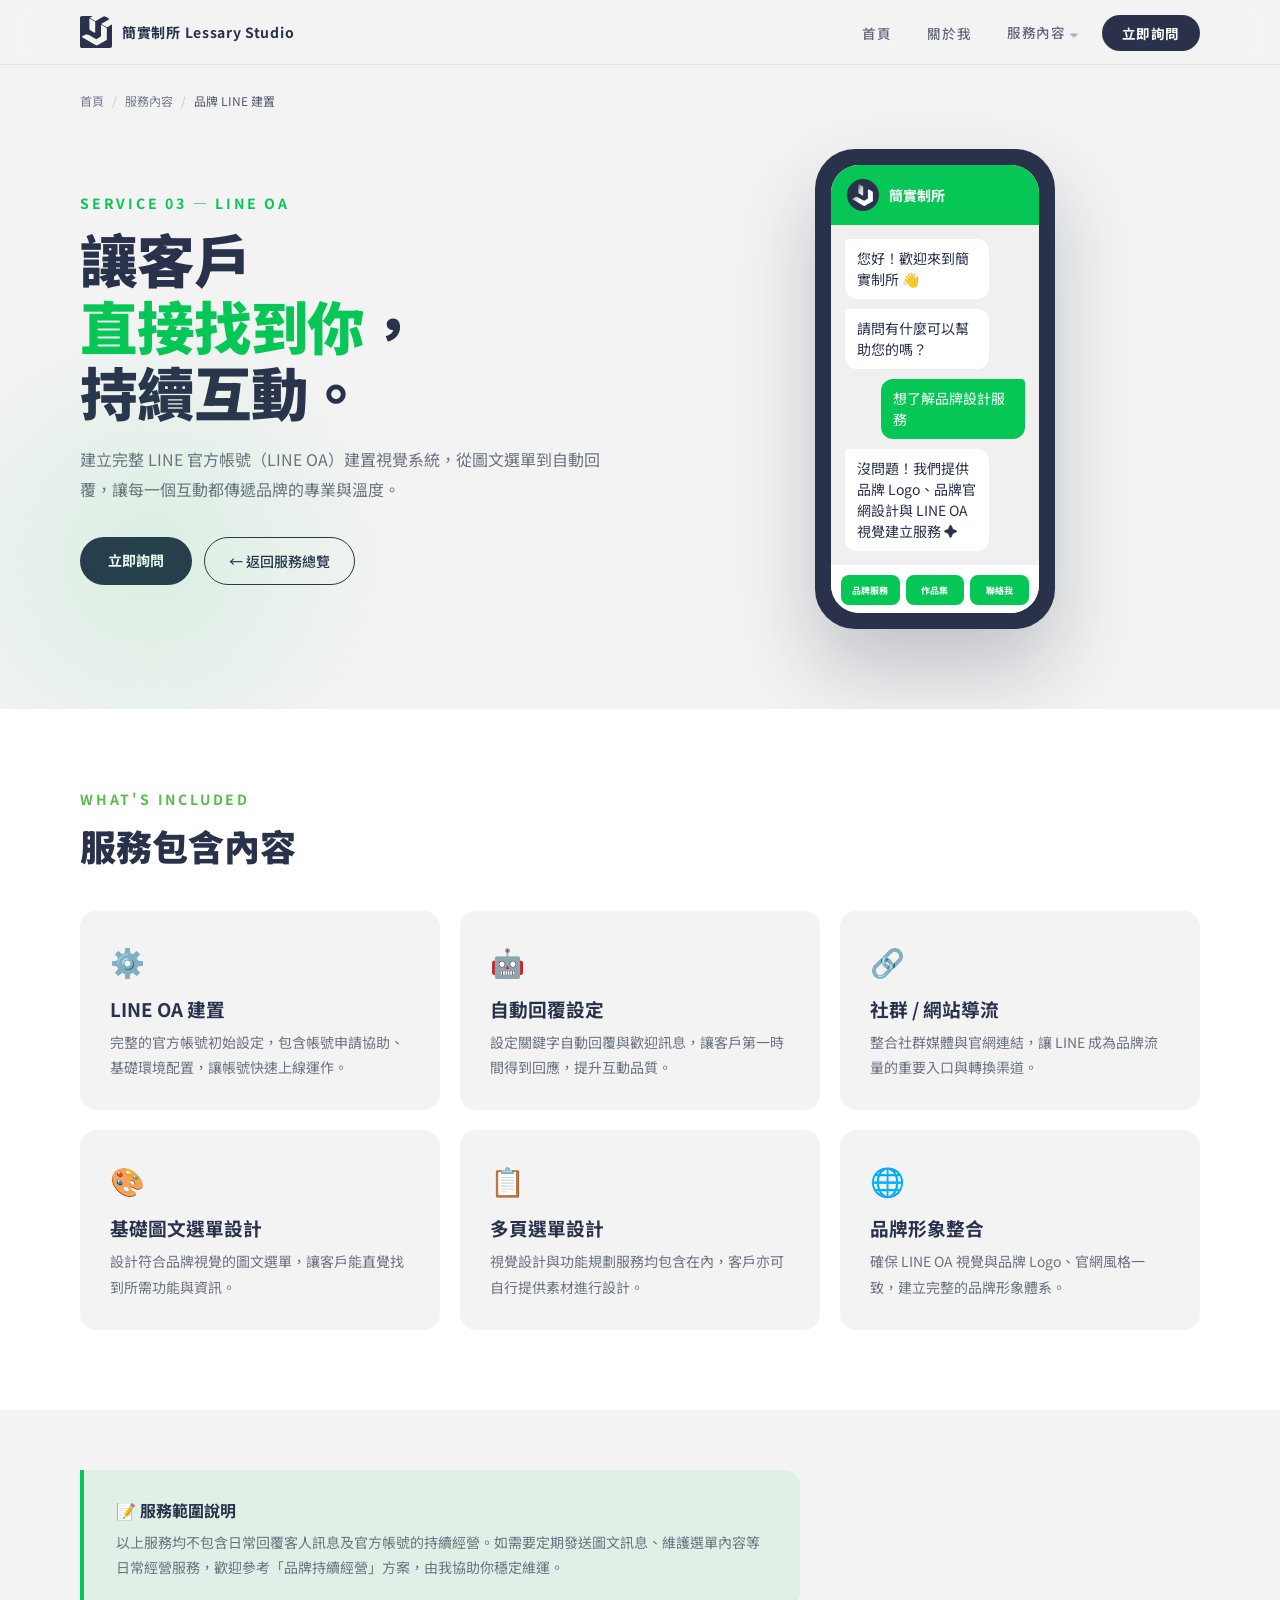
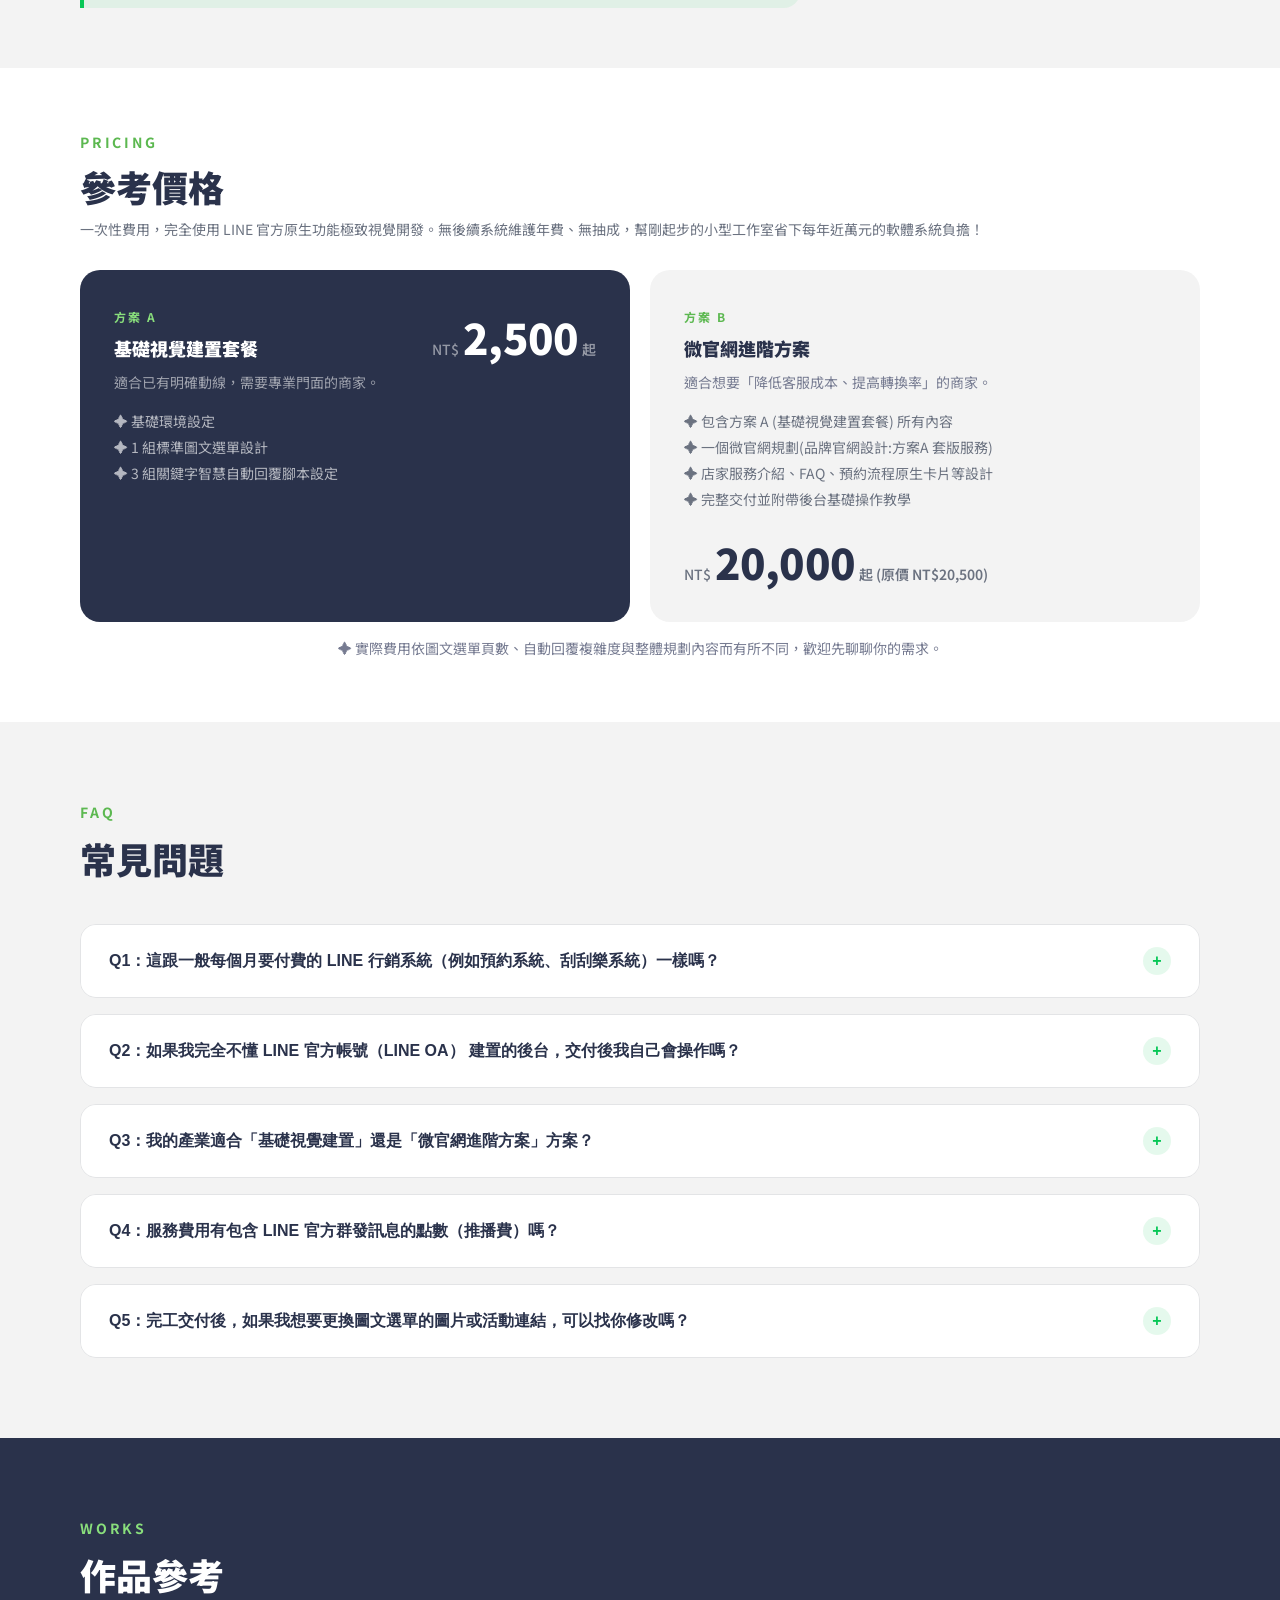
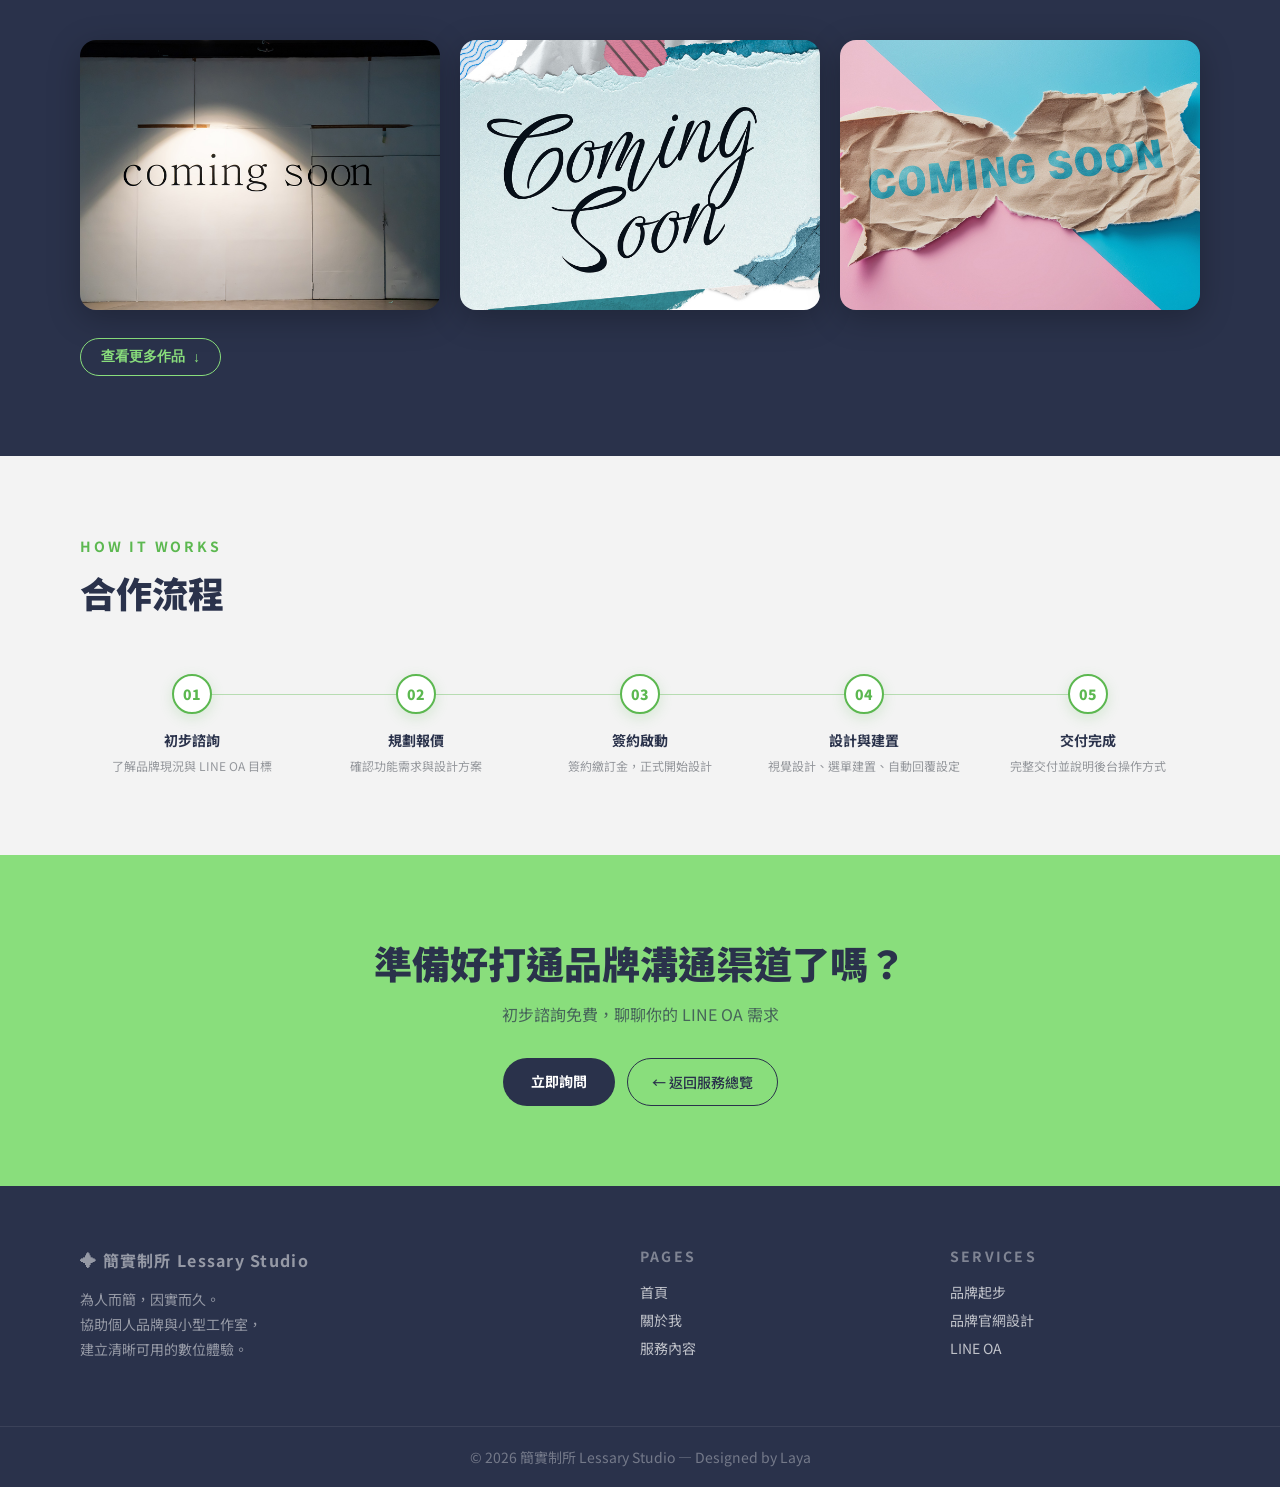
<file: service-line.html>
<!DOCTYPE html>
<html lang="zh-TW">
<head>
<meta charset="UTF-8">
<meta name="viewport" content="width=device-width, initial-scale=1.0">
<title>品牌 LINE 建置 — 簡實制所 Lessary Studio</title>
<link href="https://fonts.googleapis.com/css2?family=Noto+Sans+TC:wght@300;400;500;700;900&display=swap" rel="stylesheet">

  <link href="https://fonts.googleapis.com/css2?family=Noto+Sans+TC:wght@300;400;500;700;900&display=swap" rel="stylesheet">
  <link rel="stylesheet" href="css/shared.css">
  <link rel="stylesheet" href="css/service-line.css?0528_v1">
  <link rel="icon" href="img/ico_lessary_logo.ico">

  <!-- SEO -->
  <meta name=”robots” content=”noindex , nofollow“> <!--讓爬蟲先不搜尋到-->
  <meta name="description" content="簡實制所 Lessary Studio，專為個人品牌與小型工作室提供品牌 Logo 設計、品牌官網設計建置、品牌 LINE 建置視覺建立，讓設計回到對人有用。">
  <meta name="keywords" content="品牌設計,Logo設計,品牌官網設計,LINE官方帳號,個人品牌,小型工作室,簡實制所,Lessary Studio">
  <meta name="author" content="簡實制所 Lessary Studio">
  <link rel="canonical" href="https://lessarystudio.com/">

  <!-- Open Graph（Facebook / LINE 縮圖預覽） -->
  <meta property="og:type" content="website">
  <meta property="og:url" content="https://lessarystudio.com/">
  <meta property="og:title" content="簡實制所 Lessary Studio｜品牌設計 · 品牌官網設計 · LINE 經營">
  <meta property="og:description" content="專為個人品牌與小型工作室設計。從 Logo、品牌官網設計到 品牌 LINE 建置，整合品牌基礎，陪你長期經營。">
<meta property="og:image" content="https://lessarystudio.com/img/og_lessary.jpg">
  <meta property="og:image:width" content="1200">
  <meta property="og:image:height" content="630">
  <meta property="og:locale" content="zh_TW">
  <meta property="og:site_name" content="簡實制所 Lessary Studio">

</head>
<body>



<!-- NAV -->
<nav class="nav" id="nav">
  <div class="nav-inner">
    <a href="index.html" class="nav-logo">
      <div class="logo-mark">
        <img src="img/img_lessary_logo.svg" alt="簡實制所">
      </div>
      <span class="logo-text">簡實制所 Lessary Studio</span>
    </a>
    <button class="hamburger" id="hamburger" aria-label="開啟選單" aria-expanded="false">
      <span></span><span></span><span></span>
    </button>
    <ul class="nav-links" id="navLinks">
      <li><a href="index.html">首頁</a></li>
      <li><a href="about.html">關於我</a></li>
      <li class="has-sub">
        <a href="services.html">服務內容 <span class="desktop-arrow active">▾</span></a>
        <button class="sub-toggle" aria-label="展開服務子選單">
          <span class="toggle-arrow">▾</span>
        </button>
        <ul class="nav-sub">
          <li><a href="service-brand.html">品牌起步</a></li>
          <li><a href="service-web.html">品牌官網設計</a></li>
          <li><a href="service-line.html" class="active">品牌 LINE 建置</a></li>
         <!-- <li><a href="service-ongoing.html">品牌持續經營</a></li> -->
        </ul>
      </li>
      <li><a  href="https://line.me/R/ti/p/@025sjouz" target="_blank"  class="nav-cta">立即詢問</a></li>
    </ul>
  </div>
</nav>

<div class="breadcrumb">
  <a href="index.html">首頁</a><span>/</span>
  <a href="services.html">服務內容</a><span>/</span>
  <span style="color:var(--primary);opacity:.8;">品牌 LINE 建置</span>
</div>

<div class="detail-hero">
  <div class="reveal">
    <p class="dh-label">Service 03 — LINE OA</p>
    <h1 class="dh-title">讓客戶<br><em>直接找到你</em>，<br>持續互動。</h1>
    <p class="dh-sub">建立完整 LINE 官方帳號（LINE OA）建置視覺系統，從圖文選單到自動回覆，讓每一個互動都傳遞品牌的專業與溫度。</p>
    <div class="dh-btns">
      <a href="#contact" class="btn-primary">立即詢問</a>
      <a href="services.html" class="btn-ghost">← 返回服務總覽</a>
    </div>
  </div>
  <div class="phone-mockup reveal" style="transition-delay:.15s">
    <div class="phone-frame">
      <div class="phone-screen">
        <div class="ps-header">
          <div class="ps-avatar"><img src="img/img_line_avatar.jpg" alt="Brand"></div>
          <span class="ps-name">簡實制所</span>
        </div>
        <div class="ps-body">
          <div class="chat-bubble bubble-recv">您好！歡迎來到簡實制所 👋</div>
          <div class="chat-bubble bubble-recv">請問有什麼可以幫助您的嗎？</div>
          <div class="chat-bubble bubble-send">想了解品牌設計服務</div>
          <div class="chat-bubble bubble-recv">沒問題！我們提供品牌 Logo、品牌官網設計與 LINE OA 視覺建立服務 ✦</div>
        </div>
        <div class="menu-bar">
          <div class="menu-item">品牌服務</div>
          <div class="menu-item">作品集</div>
          <div class="menu-item">聯絡我</div>
        </div>
      </div>
    </div>
  </div>
</div>

<!-- INCLUDED -->
<section class="included">
  <p class="sec-label reveal">What's Included</p>
  <h2 class="sec-title reveal">服務包含內容</h2>
  <div class="inc-row">
    <div class="inc-card reveal" style="transition-delay:.05s">
      <div class="ic-icon">⚙️</div>
      <h3 class="ic-title">LINE OA 建置</h3>
      <p class="ic-desc">完整的官方帳號初始設定，包含帳號申請協助、基礎環境配置，讓帳號快速上線運作。</p>
    </div>
    <div class="inc-card reveal" style="transition-delay:.1s">
      <div class="ic-icon">🤖</div>
      <h3 class="ic-title">自動回覆設定</h3>
      <p class="ic-desc">設定關鍵字自動回覆與歡迎訊息，讓客戶第一時間得到回應，提升互動品質。</p>
    </div>
    <div class="inc-card reveal" style="transition-delay:.15s">
      <div class="ic-icon">🔗</div>
      <h3 class="ic-title">社群 / 網站導流</h3>
      <p class="ic-desc">整合社群媒體與官網連結，讓 LINE 成為品牌流量的重要入口與轉換渠道。</p>
    </div>
    <div class="inc-card reveal" style="transition-delay:.2s">
      <div class="ic-icon">🎨</div>
      <h3 class="ic-title">基礎圖文選單設計</h3>
      <p class="ic-desc">設計符合品牌視覺的圖文選單，讓客戶能直覺找到所需功能與資訊。</p>
    </div>
    <div class="inc-card reveal" style="transition-delay:.25s">
      <div class="ic-icon">📋</div>
      <h3 class="ic-title">多頁選單設計</h3>
      <p class="ic-desc">視覺設計與功能規劃服務均包含在內，客戶亦可自行提供素材進行設計。</p>
    </div>
    <div class="inc-card reveal" style="transition-delay:.3s">
      <div class="ic-icon">🌐</div>
      <h3 class="ic-title">品牌形象整合</h3>
      <p class="ic-desc">確保 LINE OA 視覺與品牌 Logo、官網風格一致，建立完整的品牌形象體系。</p>
    </div>
  </div>
</section>

<!-- NOTE -->
<section class="note-section">
  <div class="reveal">
    <div class="note-inner">
      <h4>📝 服務範圍說明</h4>
      <p>以上服務均不包含日常回覆客人訊息及官方帳號的持續經營。如需要定期發送圖文訊息、維護選單內容等日常經營服務，歡迎參考「品牌持續經營」方案，由我協助你穩定維運。</p>
    </div>
  </div>
</section>


<!-- PRICE -->
<section class="price-section">
  <p class="sec-label reveal" style="margin-bottom:8px;">Pricing</p>
  <h2 class="sec-title reveal" style="margin-bottom:6px;">參考價格</h2>
  <p class="reveal" style="font-size:14px;color:var(--text-muted);margin-bottom:28px;line-height:1.7;">一次性費用，完全使用 LINE 官方原生功能極致視覺開發。無後續系統維護年費、無抽成，幫剛起步的小型工作室省下每年近萬元的軟體系統負擔！</p>
  <div class="price-grid">
    <div class="price-card price-card-a reveal" style="transition-delay:.05s">
      <div class="pc-left">
        <p class="pc-label">方案 A</p>
        <h3 class="pc-title">基礎視覺建置套餐</h3>
        <p class="pc-note">適合已有明確動線，需要專業門面的商家。</p>
        <div style="margin-top:16px;display:flex;flex-direction:column;gap:6px;">
          <span style="font-size:14px;color:rgba(255,255,255,0.65);">✦ 基礎環境設定</span>
          <span style="font-size:14px;color:rgba(255,255,255,0.65);">✦ 1 組標準圖文選單設計</span>
          <span style="font-size:14px;color:rgba(255,255,255,0.65);">✦ 3 組關鍵字智慧自動回覆腳本設定</span>
        </div>
      </div>
      <div class="pc-right">
        <span class="pc-from">NT$</span>
        <span class="pc-amount">2,500</span>
        <span class="pc-unit">起</span>
      </div>
    </div>
    <div class="price-card price-card-b reveal" style="transition-delay:.1s">
      <div class="pc-left">
        <p class="pc-label">方案 B</p>
        <h3 class="pc-title">微官網進階方案</h3>
        <p class="pc-note">適合想要「降低客服成本、提高轉換率」的商家。</p>
        <div style="margin-top:16px;display:flex;flex-direction:column;gap:6px;">
          <span style="font-size:14px;color:var(--text-muted);">✦ 包含方案 A (基礎視覺建置套餐) 所有內容</span>
          <span style="font-size:14px;color:var(--text-muted);">✦ 一個微官網規劃(品牌官網設計:方案A 套版服務)</span>
          <span style="font-size:14px;color:var(--text-muted);">✦ 店家服務介紹、FAQ、預約流程原生卡片等設計</span>
          <span style="font-size:14px;color:var(--text-muted);">✦ 完整交付並附帶後台基礎操作教學</span>
        </div>
      </div>
      <div class="pc-right"> 
        <span class="pc-from">NT$</span>
        <span class="pc-amount">20,000</span>
        <span class="pc-unit">起 (原價 NT$20,500)</span>
      </div>
    </div>
  </div>
  <p class="reveal" style="font-size:14px;color:var(--text-light);margin-top:16px;text-align:center;">✦ 實際費用依圖文選單頁數、自動回覆複雜度與整體規劃內容而有所不同，歡迎先聊聊你的需求。</p>
</section>

<!-- FAQ -->
<section class="faq-section">
  <p class="sec-label reveal">FAQ</p>
  <h2 class="sec-title reveal">常見問題</h2>
  <div class="faq-list reveal" style="transition-delay:.05s">

    <div class="faq-item">
      <button class="faq-q">
        <span class="faq-q-text">Q1：這跟一般每個月要付費的 LINE 行銷系統（例如預約系統、刮刮樂系統）一樣嗎？</span>
        <span class="faq-icon">+</span>
      </button>
      <div class="faq-a">
        <p>不一樣。外面許多系統商是採用「SaaS 軟體年費制」（每年約 $4,800–$9,800 不等）。</p>
        <p>簡實制所（提供兩種切合需求的方案）:
        <p> <strong>方案A:</strong> 最適合想省下固定開銷、追求輕資產經營的小型工作室！我們完全利用 LINE 官方原生的免費後台功能（如多頁卡片訊息、圖文選單、關鍵字回應），透過精準的動線與視覺設計進行規劃。完工交付後，後續完全不需要繳交任何月費或軟體年費，幫你用最少的成本建立專業數位門面。</p>
        <p><strong>方案B:</strong> 想讓客戶看懂重點再詢問？幫你打造真正的「品牌形象官網（採用我們提供的標準網頁套版服務）」，並將其完美整合進 LINE 的視覺動線中。讓客戶直接在 LINE 裡一鍵查看完整服務項目、費用與 FAQ，並能立即詢問預約，資訊再也不分散，大幅提升點擊轉換率！ 
          <p><strong>雲端託管說明：</strong> 因網站需架設於本工作室雲端伺服器，建置完成後會收取 $1,000 / 月 的主機託管與網站基礎安全維護費。</p>
           <p><strong>創業支持大禮： 本方案直接免費贈送前 3 個月維護費！讓你完全不用懂程式技術也能輕鬆當當老闆。</strong></p>
        </p>
      </p>
      </div>
    </div>

    <div class="faq-item">
      <button class="faq-q">
        <span class="faq-q-text">Q2：如果我完全不懂 LINE 官方帳號（LINE OA） 建置的後台，交付後我自己會操作嗎？</span>
        <span class="faq-icon">+</span>
      </button>
      <div class="faq-a">
        <p>請完全放心！在服務完工交付時，我會提供完整的後台操作說明與基礎教學。</p>
        <p>我建置時會幫你把最複雜的「關鍵字自動回覆、選單超連結、多頁卡片」全部綁定測試完畢。交付後，你只需要負責基本的回信，或是參考我的教學就能輕鬆微調。</p>
      </div>
    </div>

    <div class="faq-item">
      <button class="faq-q">
        <span class="faq-q-text">Q3：我的產業適合「基礎視覺建置」還是「微官網進階方案」方案？</span>
        <span class="faq-icon">+</span>
      </button>
      <div class="faq-a">
        <p>若你已經有精美的品牌官網設計，LINE 只是用來當作客服管道與公告最新消息，選擇<strong>方案 A：基礎視覺建置</strong>建立專業門面即可。</p>
        <p>若你沒有網站，或是你的客服常常被問到「請問怎麼預約？」「費用怎麼算？」「有哪些服務項目？」，強烈建議選擇<strong>方案 B：微官網進階方案</strong>。這能幫你把所有服務細節直接寫在 LINE 裡，用原生卡片做成一頁式網站，幫你擋掉 70% 的重複詢問。</p>
      </div>
    </div>

    <div class="faq-item">
      <button class="faq-q">
        <span class="faq-q-text">Q4：服務費用有包含 LINE 官方群發訊息的點數（推播費）嗎？</span>
        <span class="faq-icon">+</span>
      </button>
      <div class="faq-a">
        <p>沒有。我們的費用為一次性的 LINE 官方「視覺設計與系統動線建置費」。</p>
        <p>品牌 LINE 建置本身的訊息發送費用（例如：每月免費 200 則，超過需付費給 LINE 官方），是由業主直接綁定信用卡付給 LINE 官方。在初步諮詢時，我會根據你的好友人數，幫你評估最省錢的 LINE 官方資費方案。</p>
      </div>
    </div>

    <div class="faq-item">
      <button class="faq-q">
        <span class="faq-q-text">Q5：完工交付後，如果我想要更換圖文選單的圖片或活動連結，可以找你修改嗎？</span>
        <span class="faq-icon">+</span>
      </button>
      <div class="faq-a">
        <p>交付時我會教你如何自行在後台更換連結。若是「視覺圖片」需要重新設計，完工 7 天內的非結構性文字錯字皆可免費修正。</p>
        <p>若過了 7 天後需要更換全新的檔期活動視覺，會以單件計費的方式由我再次為你操刀設計。</p>
      </div>
    </div>

  </div>
</section>

<!-- PORTFOLIO -->
<section class="portfolio-section">
  <div class="port-header">
    <div>
      <p class="sec-label reveal">Works</p>
      <h2 class="sec-title reveal" style="margin-bottom:0">作品參考</h2>
    </div>
  </div>
  <div class="port-grid">
    <div class="port-item reveal" style="transition-delay:.05s">
      <img src="img/img_portfolio_empty01.jpg" alt="LINE work 1">
      <div class="port-overlay"><span class="port-label">圖文選單設計 — 餐飲品牌</span></div>
    </div>
    <div class="port-item reveal" style="transition-delay:.1s">
      <img src="img/img_portfolio_empty02.jpg" alt="LINE work 2">
      <div class="port-overlay"><span class="port-label">LINE 官方帳號（LINE OA）視覺建立 — 美容工作室</span></div>
    </div>
    <div class="port-item reveal" style="transition-delay:.15s">
      <img src="img/img_portfolio_empty03.jpg" alt="LINE work 3">
      <div class="port-overlay"><span class="port-label">多頁選單規劃 — 個人品牌</span></div>
    </div>
  </div>
  <div class="port-extra" id="lineExtra">
    <div class="port-item">
      <img src="img/img_portfolio_empty01.jpg" alt="LINE work 4">
      <div class="port-overlay"><span class="port-label">品牌導流設計 — 手作品牌</span></div>
    </div>
    <div class="port-item">
      <img src="img/img_portfolio_empty02.jpg" alt="LINE work 5">
      <div class="port-overlay"><span class="port-label">自動回覆流程 — 課程品牌</span></div>
    </div>
    <div class="port-item">
      <img src="img/img_portfolio_empty03.jpg" alt="LINE work 6">
      <div class="port-overlay"><span class="port-label">LINE OA 整體規劃 — 甜點品牌</span></div>
    </div>
  </div>
  <div>
    <button class="port-toggle reveal" id="lineToggle" onclick="togglePort('lineExtra','lineToggle')">
      查看更多作品 <span class="arrow">↓</span>
    </button>
  </div>
</section>

<!-- PROCESS -->
<section class="process-section">
  <p class="sec-label reveal">How It Works</p>
  <h2 class="sec-title reveal">合作流程</h2>
  <div class="process-steps">
    <div class="proc-step reveal" style="transition-delay:.05s">
      <div class="ps-num">01</div>
      <h4 class="ps-title">初步諮詢</h4>
      <p class="ps-desc">了解品牌現況與 LINE OA 目標</p>
    </div>
    <div class="proc-step reveal" style="transition-delay:.1s">
      <div class="ps-num">02</div>
      <h4 class="ps-title">規劃報價</h4>
      <p class="ps-desc">確認功能需求與設計方案</p>
    </div>
    <div class="proc-step reveal" style="transition-delay:.15s">
      <div class="ps-num">03</div>
      <h4 class="ps-title">簽約啟動</h4>
      <p class="ps-desc">簽約繳訂金，正式開始設計</p>
    </div>
    <div class="proc-step reveal" style="transition-delay:.2s">
      <div class="ps-num">04</div>
      <h4 class="ps-title">設計與建置</h4>
      <p class="ps-desc">視覺設計、選單建置、自動回覆設定</p>
    </div>
    <div class="proc-step reveal" style="transition-delay:.25s">
      <div class="ps-num">05</div>
      <h4 class="ps-title">交付完成</h4>
      <p class="ps-desc">完整交付並說明後台操作方式</p>
    </div>
  </div>
</section>

<!-- NEXT STEP -->
<!--
<section class="next-step">
  <div class="reveal">
    <p class="ns-label">Need More?</p>
    <h2 class="ns-title">需要持續的 LINE OA 經營？</h2>
    <p class="ns-desc">除了初始建置，我也提供每月定期的圖文訊息設計、發送排程規劃與選單維護，讓你的 LINE 帳號保持活躍與專業。</p>
    <a href="service-ongoing.html" class="btn-accent">了解品牌持續經營 →</a>
  </div>
  <div class="ns-img reveal" style="transition-delay:.1s">
    <img src="https://images.unsplash.com/photo-1611162617213-7d7a39e9b1d7?w=800&q=80" alt="LINE OA ongoing">
  </div>
</section>
-->

<section class="cta-band" id="contact">
  <div class="reveal">
    <h2>準備好打通品牌溝通渠道了嗎？</h2>
    <p>初步諮詢免費，聊聊你的 LINE OA 需求</p>
     <div class="dh-btns-center">
      <a  href="https://line.me/R/ti/p/@025sjouz" target="_blank"  class="btn-primary">立即詢問</a>
      <a href="services.html" class="btn-ghost">← 返回服務總覽</a>
    </div>
  </div>
</section>

<!-- FOOTER -->
<footer>
  <div class="footer-brand">
    <p class="logo">✦ 簡實制所 Lessary Studio</p>
    <p>為人而簡，因實而久。<br>協助個人品牌與小型工作室，<br>建立清晰可用的數位體驗。</p>
  </div>
  <div class="footer-col">
    <h4>Pages</h4>
    <a href="index.html">首頁</a>
    <a href="about.html">關於我</a>
    <a href="services.html">服務內容</a>
  </div>
   <div class="footer-col">
    <h4>Services</h4>
    <a href="service-brand.html">品牌起步</a>
    <a href="service-web.html">品牌官網設計</a>
    <a href="service-line.html">LINE OA</a>
    <!-- <a href="service-ongoing.html">品牌持續經營</a> -->
  </div>
</footer>
<div class="footer-bottom">
  <p>© 2026 簡實制所 Lessary Studio — Designed by Laya</p>
</div>

  <script src="https://code.jquery.com/jquery-3.7.1.min.js"></script>
  <script src="js/shared.js"></script>
 <!-- FAQ -->
  <script>
document.querySelectorAll('.faq-q').forEach(function (btn) {
  btn.addEventListener('click', function () {
    var item = btn.closest('.faq-item');
    var isOpen = item.classList.contains('is-open');

    // 收合目前所有展開的項目
    document.querySelectorAll('.faq-item.is-open').forEach(function (el) {
      el.classList.remove('is-open');
    });

    if (!isOpen) {
      item.classList.add('is-open');
    }

    // 等版面重新排列（收合動畫/高度變化）後，
    // 將被點擊的按鈕滾動到固定視窗位置，避免畫面跳動讓使用者迷失位置
    requestAnimationFrame(function () {
      var headerOffset = 90; // 視站上固定 header 高度調整，若無固定 header 可設為 0
      var rect = btn.getBoundingClientRect();
      var targetY = window.scrollY + rect.top - headerOffset;

      window.scrollTo({
        top: targetY,
        behavior: 'smooth'
      });
    });
  });
});
</script>


</body>
</html>
</file>
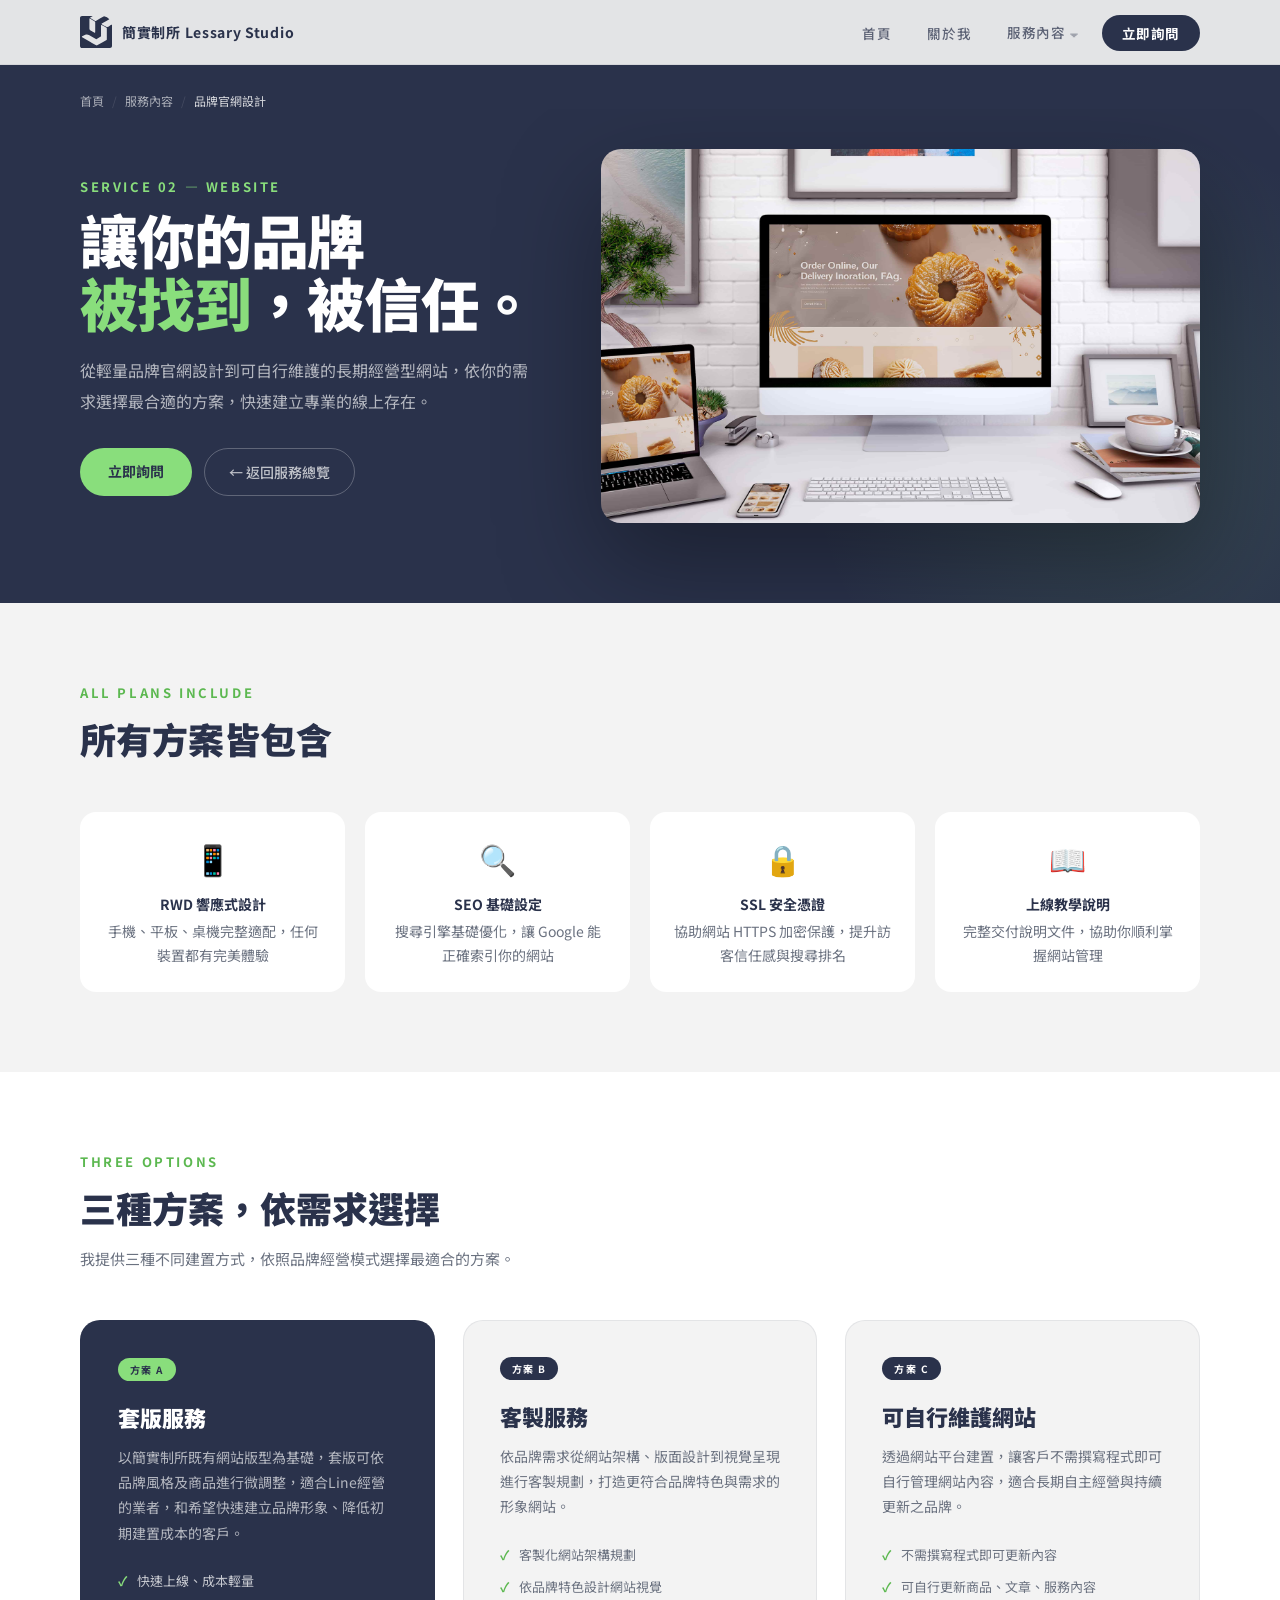
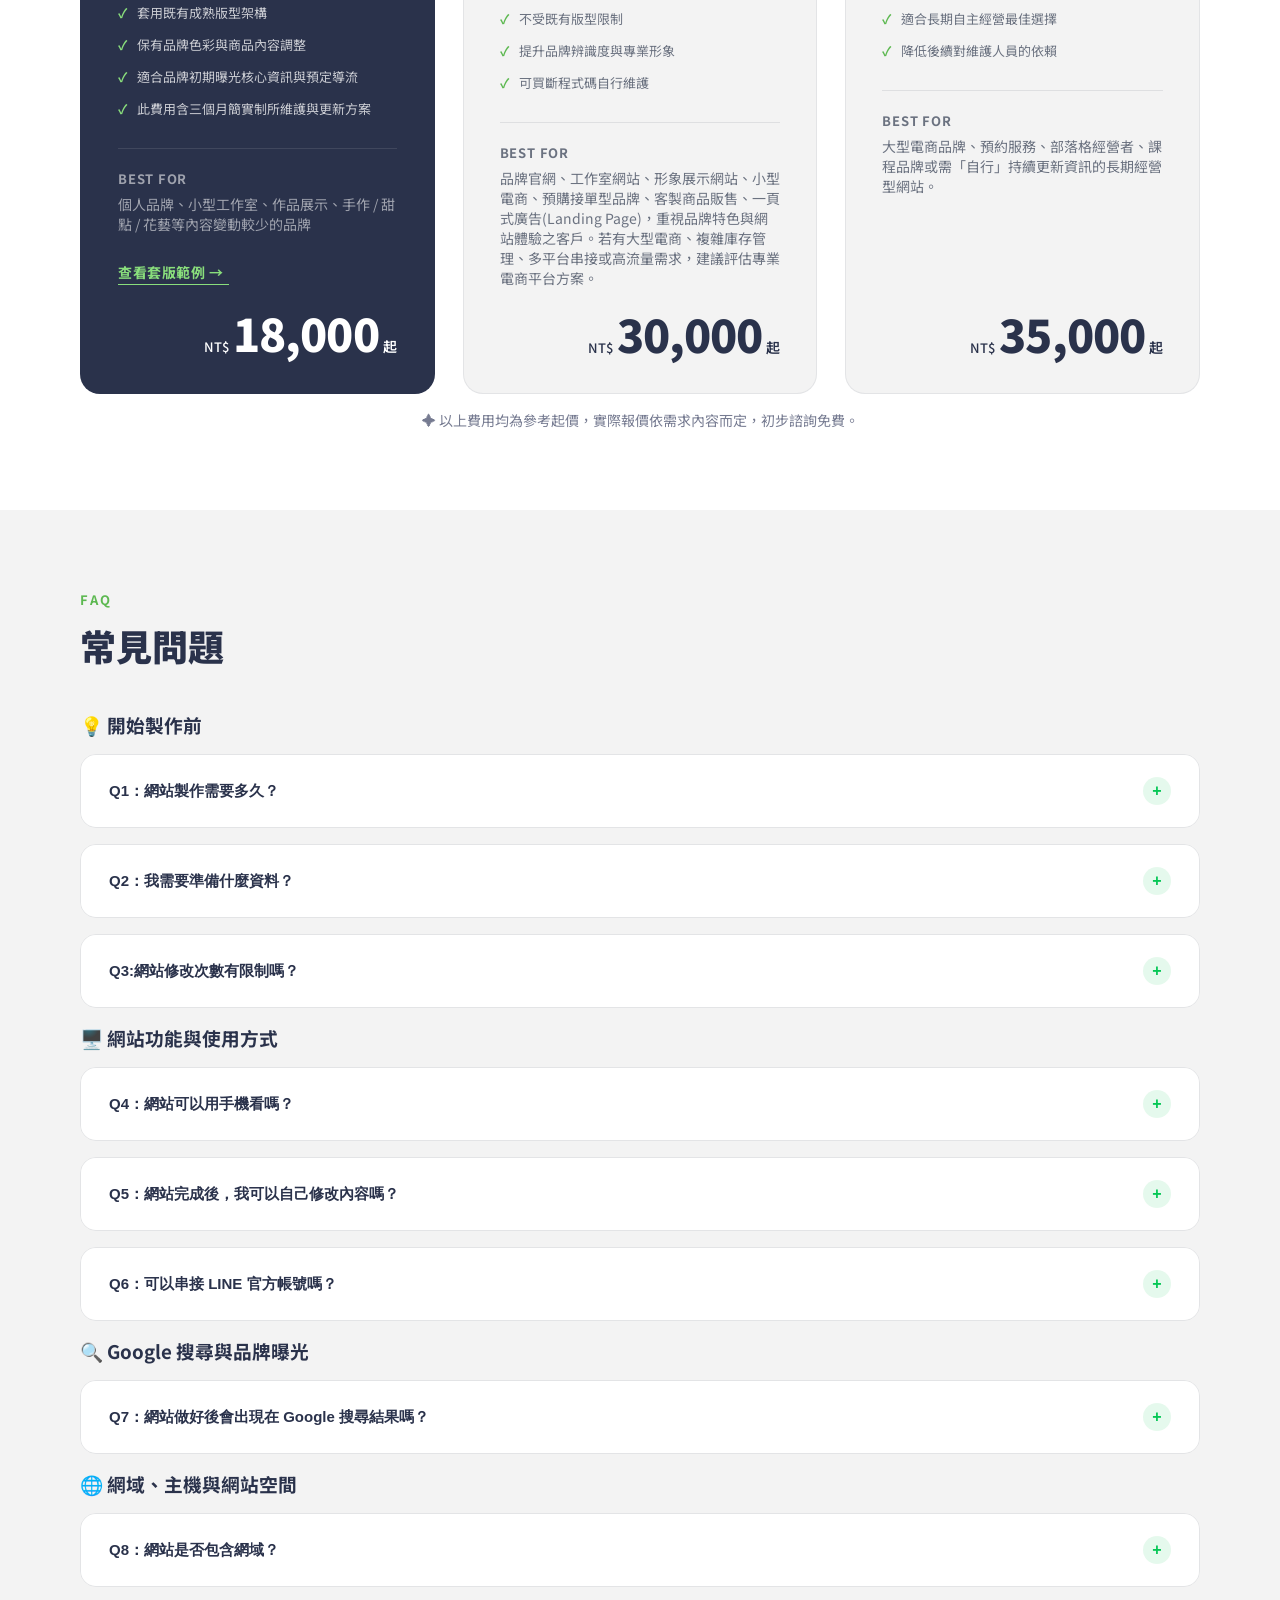
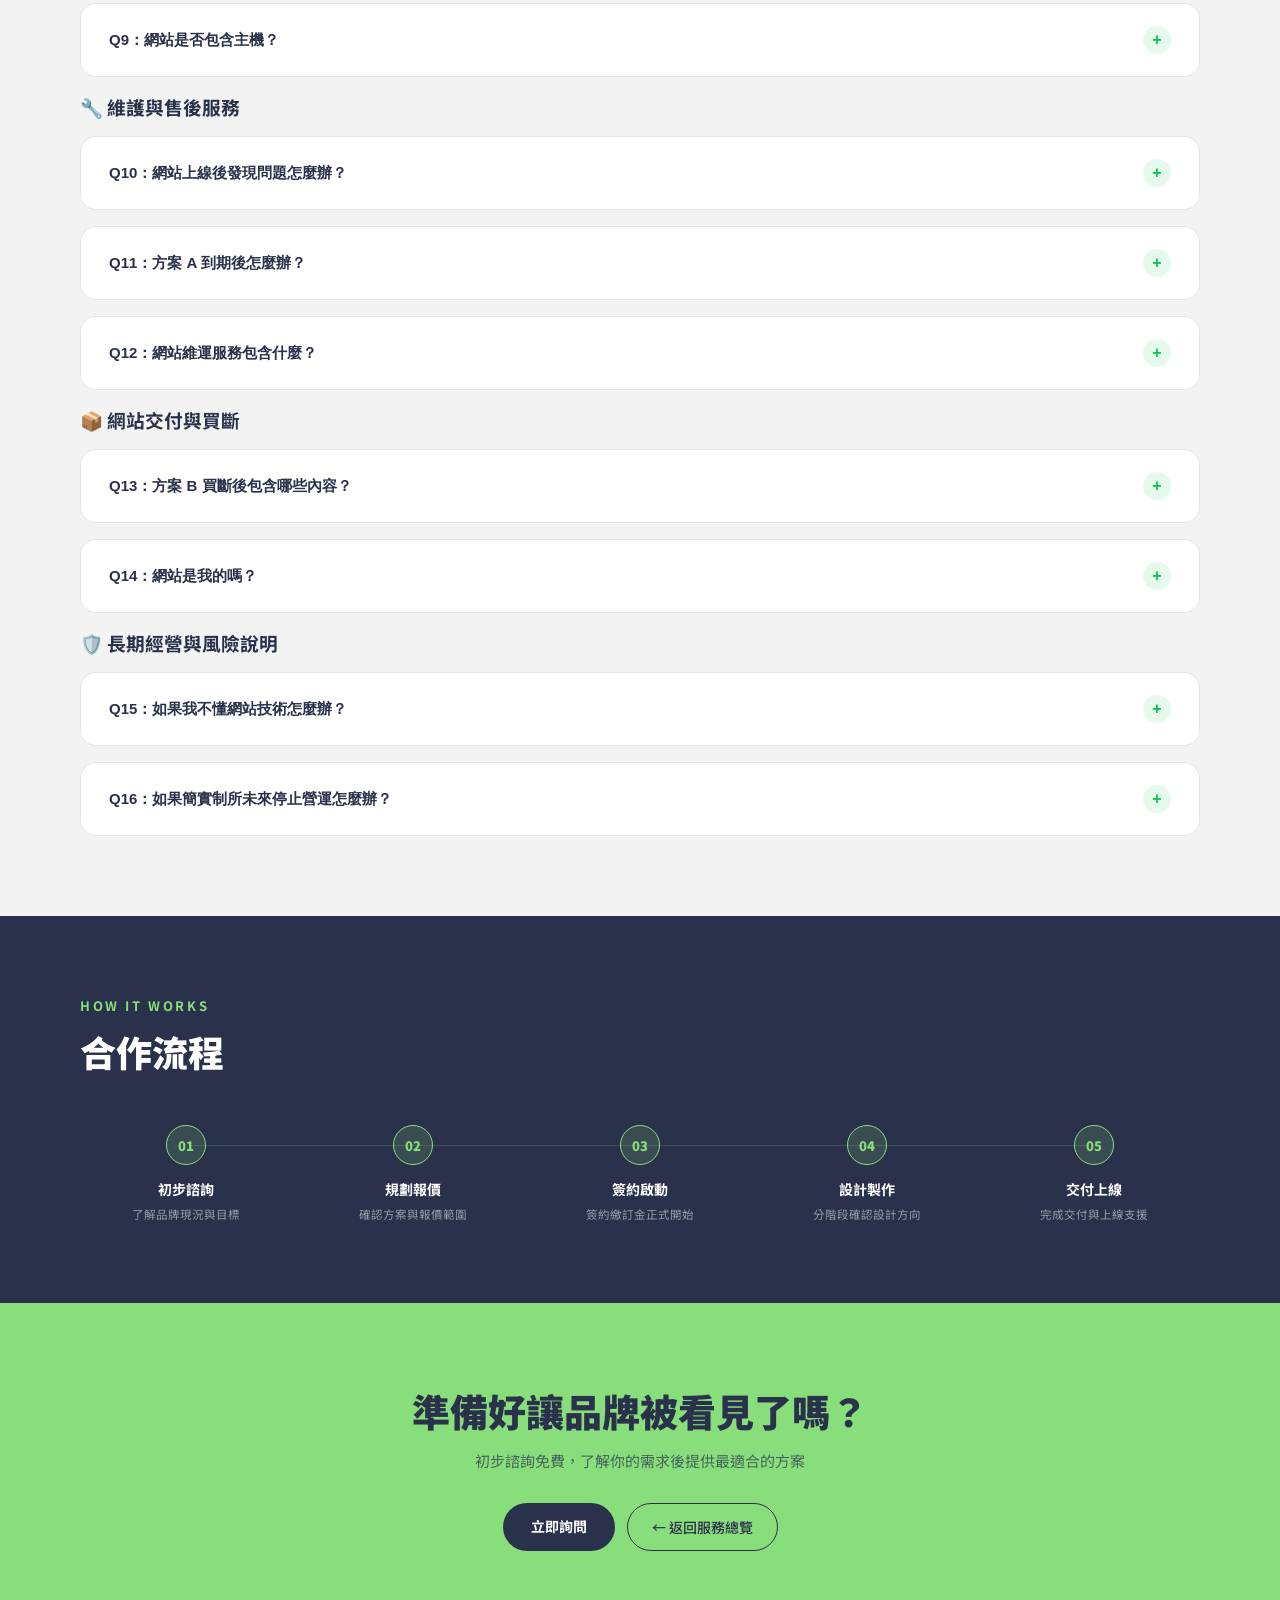
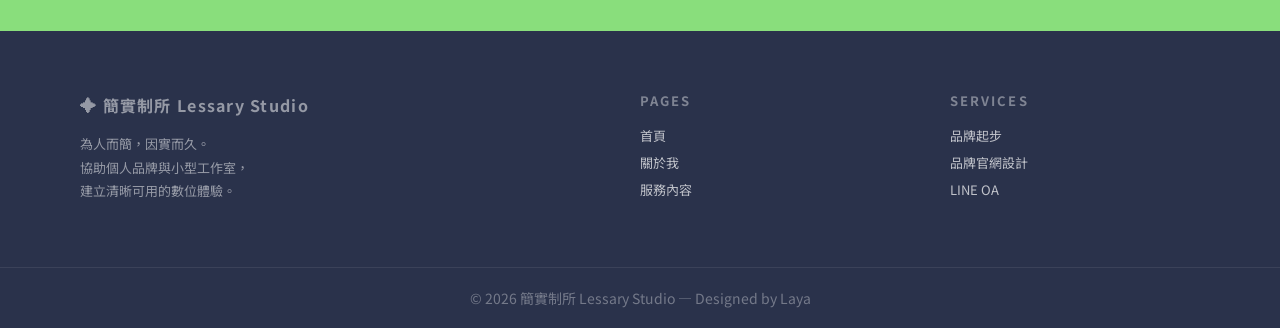
<file: service-web.html>
<!DOCTYPE html>
<html lang="zh-TW">
<head>
<meta charset="UTF-8">
<meta name="viewport" content="width=device-width, initial-scale=1.0">
<title>品牌官網設計 — 簡實制所 Lessary Studio</title>
<link href="https://fonts.googleapis.com/css2?family=Noto+Sans+TC:wght@300;400;500;700;900&display=swap" rel="stylesheet">

  <link href="https://fonts.googleapis.com/css2?family=Noto+Sans+TC:wght@300;400;500;700;900&display=swap" rel="stylesheet">
  <link rel="stylesheet" href="css/shared.css">
  <link rel="stylesheet" href="css/service-web.css">

  <link rel="icon" href="img/ico_lessary_logo.ico">

  <!-- SEO -->
  <meta name=”robots” content=”noindex , nofollow“> <!--讓爬蟲先不搜尋到-->
  <meta name="description" content="簡實制所 Lessary Studio，專為個人品牌與小型工作室提供品牌 Logo 設計、品牌官網設計建置、品牌 LINE 建置視覺建立，讓設計回到對人有用。">
  <meta name="keywords" content="品牌設計,Logo設計,品牌官網設計,LINE官方帳號,個人品牌,小型工作室,簡實制所,Lessary Studio">
  <meta name="author" content="簡實制所 Lessary Studio">
  <link rel="canonical" href="https://lessarystudio.com/">

  <!-- Open Graph（Facebook / LINE 縮圖預覽） -->
  <meta property="og:type" content="website">
  <meta property="og:url" content="https://lessarystudio.com/">
  <meta property="og:title" content="簡實制所 Lessary Studio｜品牌設計 · 品牌官網設計 · LINE 經營">
  <meta property="og:description" content="專為個人品牌與小型工作室設計。從 Logo、品牌官網設計到 品牌 LINE 建置，整合品牌基礎，陪你長期經營。">
  <meta property="og:image" content="https://lessarystudio.com/img/og_lessary.jpg">
  <meta property="og:image:width" content="1200">
  <meta property="og:image:height" content="630">
  <meta property="og:locale" content="zh_TW">
  <meta property="og:site_name" content="簡實制所 Lessary Studio">

</head>
<body>



<!-- NAV -->
<nav class="nav" id="nav">
  <div class="nav-inner">
    <a href="index.html" class="nav-logo">
      <div class="logo-mark">
        <img src="img/img_lessary_logo.svg" alt="簡實制所">
      </div>
      <span class="logo-text">簡實制所 Lessary Studio</span>
    </a>
    <button class="hamburger" id="hamburger" aria-label="開啟選單" aria-expanded="false">
      <span></span><span></span><span></span>
    </button>
    <ul class="nav-links" id="navLinks">
      <li><a href="index.html">首頁</a></li>
      <li><a href="about.html">關於我</a></li>
      <li class="has-sub">
         <a href="services.html">服務內容 <span class="desktop-arrow active">▾</span></a>
        <button class="sub-toggle" aria-label="展開服務子選單">
          <span class="toggle-arrow">▾</span>
        </button>
        <ul class="nav-sub">
          <li><a href="service-brand.html">品牌起步</a></li>
          <li><a href="service-web.html" class="active">品牌官網設計</a></li>
          <li><a href="service-line.html">品牌 LINE 建置</a></li>
          <!-- <li><a href="service-ongoing.html">品牌持續經營</a></li>-->
        </ul>
      </li>
       <li><a  href="https://line.me/R/ti/p/@025sjouz" target="_blank"  class="nav-cta">立即詢問</a></li>
    </ul>
  </div>
</nav>

<div class="breadcrumb">
  <a href="index.html">首頁</a><span>/</span>
  <a href="services.html">服務內容</a><span>/</span>
  <span style="color:var(--white);opacity:.8;">品牌官網設計</span>
</div>

<div class="detail-hero">
  <div class="hero-grid">
    <div class="reveal">
      <p class="dh-label">Service 02 — Website</p>
      <h1 class="dh-title">讓你的品牌<br><em>被找到</em>，被信任。</h1>
      <p class="dh-sub">從輕量品牌官網設計到可自行維護的長期經營型網站，依你的需求選擇最合適的方案，快速建立專業的線上存在。</p>
      <div class="dh-btns">
        <a href="#contact" class="btn-accent">立即詢問</a>
        <a href="services.html" class="btn-ghost-light">← 返回服務總覽</a>
      </div>
    </div>
    <div class="hero-img reveal" style="transition-delay:.15s">
      <img src="./img/img_service_web_bg.jpg" alt="Website design">
    </div>
  </div>
</div>


<!-- FEATURES STRIP -->
<section class="features-strip">
  <p class="sec-label reveal">All Plans Include</p>
  <h2 class="sec-title reveal">所有方案皆包含</h2>
  <div class="feat-grid">
    <div class="feat-item reveal" style="transition-delay:.05s">
      <div class="fi-icon">📱</div>
      <h4 class="fi-title">RWD 響應式設計</h4>
      <p class="fi-desc">手機、平板、桌機完整適配，任何裝置都有完美體驗</p>
    </div>
    <div class="feat-item reveal" style="transition-delay:.1s">
      <div class="fi-icon">🔍</div>
      <h4 class="fi-title">SEO 基礎設定</h4>
      <p class="fi-desc">搜尋引擎基礎優化，讓 Google 能正確索引你的網站</p>
    </div>
    <div class="feat-item reveal" style="transition-delay:.15s">
      <div class="fi-icon">🔒</div>
      <h4 class="fi-title">SSL 安全憑證</h4>
      <p class="fi-desc">協助網站 HTTPS 加密保護，提升訪客信任感與搜尋排名</p>
    </div>
    <div class="feat-item reveal" style="transition-delay:.2s">
      <div class="fi-icon">📖</div>
      <h4 class="fi-title">上線教學說明</h4>
      <p class="fi-desc">完整交付說明文件，協助你順利掌握網站管理</p>
    </div>
  </div>
</section>

<!-- PLANS -->
<section class="plans-section">
  <p class="sec-label reveal">Three options</p>
  <h2 class="sec-title reveal">三種方案，依需求選擇</h2>
  <p class="sec-sub reveal">我提供三種不同建置方式，依照品牌經營模式選擇最適合的方案。</p>
  <div class="plans-grid">
    <div class="plan-card plan-card-a reveal">
      <span class="plan-badge">方案 A</span>
      <h3 class="plan-title">套版服務</h3>
      <p class="plan-desc">以簡實制所既有網站版型為基礎，套版可依品牌風格及商品進行微調整，適合Line經營的業者，和希望快速建立品牌形象、降低初期建置成本的客戶。</p>
      <div class="plan-feats">
        <div class="pf">快速上線、成本輕量</div>
        <div class="pf">套用既有成熟版型架構</div>
        <div class="pf">保有品牌色彩與商品內容調整</div>
        <div class="pf">適合品牌初期曝光核心資訊與預定導流</div>
        <div class="pf">此費用含三個月簡實制所維護與更新方案</div>
      </div>
      <div class="plan-fit">
        <p class="fit-tag">BEST FOR</p>
        <p>個人品牌、小型工作室、作品展示、手作 / 甜點 / 花藝等內容變動較少的品牌</p>
      </div>
       <a href="./template/customers/a.html" target="_blank" class="web-cta">查看套版範例 → </a>
        <div class="pc-right">
        <span class="pc-from">NT$</span>
        <span class="pc-amount">18,000</span>
        <span class="pc-unit">起</span>
      </div>
    </div>

      <div class="plan-card plan-card-b reveal" style="transition-delay:.1s">
      <span class="plan-badge">方案 B</span>
      <h3 class="plan-title">客製服務</h3>
      <p class="plan-desc">依品牌需求從網站架構、版面設計到視覺呈現進行客製規劃，打造更符合品牌特色與需求的形象網站。</p>
      <div class="plan-feats">
        <div class="pf">客製化網站架構規劃</div>
        <div class="pf">依品牌特色設計網站視覺</div>
        <div class="pf">不受既有版型限制</div>
        <div class="pf">提升品牌辨識度與專業形象</div>
        <div class="pf">可買斷程式碼自行維護</div>
      </div>
      <div class="plan-fit">
        <p class="fit-tag">BEST FOR</p>
        <p>品牌官網、工作室網站、形象展示網站、小型電商、預購接單型品牌、客製商品販售、一頁式廣告(Landing Page)，重視品牌特色與網站體驗之客戶。若有大型電商、複雜庫存管理、多平台串接或高流量需求，建議評估專業電商平台方案。</p>
      </div>
        <div class="pc-right">
        <span class="pc-from">NT$</span>
        <span class="pc-amount">30,000</span>
        <span class="pc-unit">起</span>
      </div>
    </div>
    <div class="plan-card plan-card-b reveal" style="transition-delay:.1s">
      <span class="plan-badge">方案 C</span>
      <h3 class="plan-title">可自行維護網站</h3>
      <p class="plan-desc">透過網站平台建置，讓客戶不需撰寫程式即可自行管理網站內容，適合長期自主經營與持續更新之品牌。</p>
      <div class="plan-feats">
        <div class="pf">不需撰寫程式即可更新內容</div>
        <div class="pf">可自行更新商品、文章、服務內容</div>
        <div class="pf">適合長期自主經營最佳選擇</div>
        <div class="pf">降低後續對維護人員的依賴</div>
      </div>
      <div class="plan-fit">
        <p class="fit-tag">BEST FOR</p>
        <p>大型電商品牌、預約服務、部落格經營者、課程品牌或需「自行」持續更新資訊的長期經營型網站。</p>
      </div>
        <div class="pc-right">
        <span class="pc-from">NT$</span>
        <span class="pc-amount">35,000</span>
        <span class="pc-unit">起</span>
      </div>
    </div>
  </div>
   <p class="reveal" style="font-size:14px;color:var(--text-light);margin-top:16px;text-align:center;">✦ 以上費用均為參考起價，實際報價依需求內容而定，初步諮詢免費。</p>
</section>


<!-- PRICE 
<section class="price-section">
  <p class="sec-label reveal" style="margin-bottom:8px;">Pricing</p>
  <h2 class="sec-title reveal" style="margin-bottom:28px;">參考價格</h2>
  <div class="price-grid">
    <div class="price-card price-card-a reveal" style="transition-delay:.05s">
      <div class="pc-left">
        <p class="pc-label">方案 A</p>
        <h3 class="pc-title">簡實制所:套版服務</h3>
        <p class="pc-note">依現有的模型版面進行品牌內容、風格、商品資訊進行修改。</p>
        <span class="pc-tag">◎ 含 SSL + 基礎 SEO</span>
      </div>
      <div class="pc-right">
        <span class="pc-from">NT$</span>
        <span class="pc-amount">12,000</span>
        <span class="pc-unit">起</span>
      </div>
    </div>
    <div class="price-card price-card-b reveal" style="transition-delay:.1s">
      <div class="pc-left">
        <p class="pc-label">方案 B</p>
        <h3 class="pc-title">簡實制所:客製服務</h3>
        <p class="pc-note">依頁面數量、設計複雜度與功能需求而異，歡迎詢問。</p>
        <span class="pc-tag">⬡ 含後台操作教學</span>
      </div>
      <div class="pc-right">
        <span class="pc-from">NT$</span>
        <span class="pc-amount">30,000</span>
        <span class="pc-unit">起</span>
      </div>
    </div>
     <div class="price-card price-card-b reveal" style="transition-delay:.1s">
      <div class="pc-left">
        <p class="pc-label">方案 C</p>
        <h3 class="pc-title">可自行維護網站</h3>
        <p class="pc-note">依使用的網頁平台、網站內容架構、頁面數量、CMS 建置複雜度等客製化程度而異，歡迎詢問。</p>
        <span class="pc-tag">⬡ 含後台操作教學</span>
      </div>
      <div class="pc-right">
        <span class="pc-from">NT$</span>
        <span class="pc-amount">35,000</span>
        <span class="pc-unit">起</span>
      </div>
    </div>
  </div>
  <p class="reveal" style="font-size:14px;color:var(--text-light);margin-top:16px;text-align:center;">✦ 以上費用均為參考起價，實際報價依需求內容而定，初步諮詢免費。</p>
</section>
-->

<!-- FAQ -->
<section class="faq-section">
  <p class="sec-label reveal">FAQ</p>
  <h2 class="sec-title reveal">常見問題</h2>
  <div class="faq-list reveal" style="transition-delay:.05s">

 
    <h3 class="ic-title">💡 開始製作前</h3>

    <div class="faq-item">
      <button class="faq-q">
        <span class="faq-q-text">Q1：網站製作需要多久？</span>
        <span class="faq-icon">+</span>
      </button>
      <div class="faq-a">
        <p>依網站規模不同，約需 2～6 週，若素材齊全，部分方案可更快完成。</p>
      </div>
    </div>

    <div class="faq-item">
      <button class="faq-q">
        <span class="faq-q-text">Q2：我需要準備什麼資料？</span>
        <span class="faq-icon">+</span>
      </button>
      <div class="faq-a">
        <p>請提供品牌 Logo、品牌介紹、服務項目、商品資訊、聯絡方式、品牌照片或產品照片；客製化服務會需要再提供網站風格的期許或參考網址等說明，
          若素材不足，簡實制所可協助整理與提供範例參考，如需從零開始建立品牌內容，可加購品牌起步服務。</p>
      </div>
    </div>

    <div class="faq-item">
      <button class="faq-q">
        <span class="faq-q-text">Q3:網站修改次數有限制嗎？</span>
        <span class="faq-icon">+</span>
      </button>
      <div class="faq-a">
        <p>製作期間包含 3 次修改，超過後將依調整內容另外報價。</p>
      </div>
    </div>

    
    <h3 class="ic-title">🖥️ 網站功能與使用方式</h3>

    <div class="faq-item">
      <button class="faq-q">
        <span class="faq-q-text">Q4：網站可以用手機看嗎？</span>
        <span class="faq-icon">+</span>
      </button>
      <div class="faq-a">
        <p>可以。所有方案皆包含 RWD 響應式設計，支援：手機、平板、桌機瀏覽。</p>
      </div>
    </div>

  

    <div class="faq-item">
      <button class="faq-q">
        <span class="faq-q-text">Q5：網站完成後，我可以自己修改內容嗎？</span>
        <span class="faq-icon">+</span>
      </button>
      <div class="faq-a">
        <p>方案不同，管理方式不同。<br>方案 A：由簡實制所協助維護。<br>方案 B：可透過 Google Sheet 管理「部分」內容，或自行從程式碼上管理。<br>方案 C：可自行登入後台管理網站內容，不須寫程式碼。</p>
      </div>
    </div>
    
    <div class="faq-item">
      <button class="faq-q">
        <span class="faq-q-text">Q6：可以串接 LINE 官方帳號嗎？</span>
        <span class="faq-icon">+</span>
      </button>
      <div class="faq-a">
        <p>可以。目前可協助將網站連結至 LINE 官方帳號（LINE OA），讓客戶能直接透過 LINE 與您聯繫。</p>
      </div>
    </div>

    <h3 class="ic-title">🔍 Google 搜尋與品牌曝光</h3>
    <div class="faq-item">
      <button class="faq-q">
        <span class="faq-q-text">Q7：網站做好後會出現在 Google 搜尋結果嗎？</span>
        <span class="faq-icon">+</span>
      </button>
      <div class="faq-a">
        <p>會，所有方案皆包含基礎 SEO 設定。<br>包含網頁標題、網頁描述、Sitemap 與基本索引設定。不過 Google 排名仍會受到關鍵字競爭程度、網站流量、品牌知名度以及長期內容經營等因素影響。若有關鍵字排名需求，建議搭配專業 SEO 行銷規劃。</p>
      </div>
    </div>

    <h3 class="ic-title">🌐 網域、主機與網站空間</h3>
    <div class="faq-item">
      <button class="faq-q">
        <span class="faq-q-text">Q8：網站是否包含網域？</span>
        <span class="faq-icon">+</span>
      </button>
      <div class="faq-a">
        <div class="qa-table-wrap">
          <table class="qa-table">
            <thead>
              <tr>
                <th>項目</th>
                <th>方案 A</th>
                <th>方案 B</th>
                <th>方案 C</th>
              </tr>
            </thead>
            <tbody>
              <tr>
                <td>網域形式</td>
                <td>不提供獨立專屬網域</td>
                <td>可使用專屬網域</td>
                <td>可使用專屬網域</td>
              </tr>
              <tr>
                <td>網址範例</td>
                <td>https://lessarystudio.com/customers-a/品牌名稱</td>
                <td>品牌專屬網址</td>
                <td>品牌專屬網址</td>
              </tr>
              <tr>
                <td>網域申請與設定</td>
                <td>不適用</td>
                <td>協助完成申請與設定</td>
                <td>協助完成申請與設定</td>
              </tr>
            </tbody>
          </table>
        </div>
      </div>
    </div>

    <div class="faq-item">
      <button class="faq-q">
        <span class="faq-q-text">Q9：網站是否包含主機？</span>
        <span class="faq-icon">+</span>
      </button>
      <div class="faq-a">
        <p>方案A：費用已包含三個月主機與維護費用。<br>方案B、Ｃ：此報價為一次性買斷費用。為確保網站的獨立性與您的資料安全，客戶需自行申請並持有主機與網域。不過請放心，關於網域購買與主機串接等繁瑣設定，簡實制所皆能為您提供全程協助！如需要長期委託簡實制所管理，可考慮「品牌持續經營」服務。</p>
      </div>
    </div>
    
    <h3 class="ic-title">🔧 維護與售後服務</h3>
    <div class="faq-item">
      <button class="faq-q">
        <span class="faq-q-text">Q10：網站上線後發現問題怎麼辦？</span>
        <span class="faq-icon">+</span>
      </button>
      <div class="faq-a">
        <p>交付後 ７日內若為系統異常或非人為因素造成的問題，將免費協助修正。</p>
      </div>
    </div>
    
    <div class="faq-item">
      <button class="faq-q">
        <span class="faq-q-text">Q11：方案 A 到期後怎麼辦？</span>
        <span class="faq-icon">+</span>
      </button>
      <div class="faq-a">
        <p>方案 A 為套版服務方案，到期後需重新續約。續約費用將依當年度方案內容與維運成本調整，若未續約，網站將停止提供服務。</p>
      </div>
    </div>
    
    <div class="faq-item">
      <button class="faq-q">
        <span class="faq-q-text">Q12：網站維運服務包含什麼？</span>
        <span class="faq-icon">+</span>
      </button>
      <div class="faq-a">
        <p>方案 A 與方案 B 可加購網站維運服務，方案 C 以客戶自行管理為主，如需後續協助可另行評估。</p>
        <div class="qa-table-wrap">
          <table class="qa-table">
            <thead>
              <tr>
                <th>項目</th>
                <th>方案 A</th>
                <th>方案 B</th>
              </tr>
            </thead>
            <tbody>
              <tr>
                <td>月費</td>
                <td>NT$500／月</td>
                <td>NT$1,000／月</td>
              </tr>
              <tr>
                <td>網站正常運作監控</td>
                <td>✓</td>
                <td>✓</td>
              </tr>
              <tr>
                <td>基本異常排查與修正</td>
                <td>✓</td>
                <td>✓</td>
              </tr>
              <tr>
                <td>圖文內容調整</td>
                <td>每月 2 次</td>
                <td>每月 4 次</td>
              </tr>
              <tr>
                <td>系統調整</td>
                <td>—</td>
                <td>每月 2 次</td>
              </tr>
              <tr>
                <td>API 串接檢查</td>
                <td>—</td>
                <td>✓</td>
              </tr>
              <tr>
                <td>表單功能檢查</td>
                <td>—</td>
                <td>✓</td>
              </tr>
              <tr>
                <td>網站備份管理</td>
                <td>—</td>
                <td>✓</td>
              </tr>
              <tr>
                <td>網站主機管理</td>
                <td>✓</td>
                <td>✓</td>
              </tr>
              <tr>
                <td>網域與主機續約提醒</td>
                <td>—</td>
                <td>✓</td>
              </tr>
            </tbody>
          </table>
        </div>
        <p>維運不包含新頁面製作、新功能開發、網站重製，以及第三方服務所產生之額外費用。</p>
      </div>
    </div>
    
     
    <h3 class="ic-title">📦 網站交付與買斷</h3>
    <div class="faq-item">
      <button class="faq-q">
        <span class="faq-q-text">Q13：方案 B 買斷後包含哪些內容？</span>
        <span class="faq-icon">+</span>
      </button>
      <div class="faq-a">
        <p>買斷後，網站原始碼、Cloudflare 網域管理權限、Google Sheet、Apps Script 及 API 串接設定等相關資料於專案驗收完成後均會完整交付所有權；同時，本所將於合約結案後正式退出相關管理權限，確保貴司資訊資產之安全性與獨立擁有權。</p>
      </div>
    </div>

    <div class="faq-item">
      <button class="faq-q">
        <span class="faq-q-text">Q14：網站是我的嗎？</span>
        <span class="faq-icon">+</span>
      </button>
      <div class="faq-a">
        <p>依方案不同，網站的持有方式也不同。</p>
        <div class="qa-table-wrap">
          <table class="qa-table">
            <thead>
              <tr>
                <th>項目</th>
                <th>方案 A</th>
                <th>方案 B</th>
                <th>方案 C</th>
              </tr>
            </thead>
            <tbody>
              <tr>
                <td>網站使用權</td>
                <td>✓</td>
                <td>✓</td>
                <td>✓</td>
              </tr>
              <tr>
                <td>網站管理權</td>
                <td>✕</td>
                <td>可買斷取得</td>
                <td>✓</td>
              </tr>
              <tr>
                <td>原始碼交付</td>
                <td>✕</td>
                <td>買斷後提供</td>
                <td>平台帳號即為客戶持有</td>
              </tr>
              <tr>
                <td>網域所有權</td>
                <td>✕</td>
                <td>✓</td>
                <td>✓</td>
              </tr>
              <tr>
                <td>主機所有權</td>
                <td>✕</td>
                <td>✓</td>
                <td>✓</td>
              </tr>
              <tr>
                <td>可自行找其他廠商接手</td>
                <td>✕</td>
                <td>✓</td>
                <td>✓</td>
              </tr>
            </tbody>
          </table>
        </div>
      </div>
    </div>

    <h3 class="ic-title">🛡️ 長期經營與風險說明</h3>
    
    <div class="faq-item">
      <button class="faq-q">
        <span class="faq-q-text">Q15：如果我不懂網站技術怎麼辦？</span>
        <span class="faq-icon">+</span>
      </button>
      <div class="faq-a">
        <p>不用擔心，網站交付時將提供基本操作教學、管理說明與常見問題指引，協助您快速上手並安心使用網站。</p>
      </div>
    </div>
    
    <div class="faq-item">
      <button class="faq-q">
        <span class="faq-q-text">Q16：如果簡實制所未來停止營運怎麼辦？</span>
        <span class="faq-icon">+</span>
      </button>
      <div class="faq-a">
        <p>方案 A：網站服務終止前，會協助轉移管理。<br>方案 B：若完成買斷，網站可由客戶或其他工程師接手管理。<br>方案 C：平台與網站皆由客戶持有，不受影響。</p>
      </div>
    </div>


  </div>
</section>

<!-- PROCESS -->
<section class="process-section">
  <p class="sec-label reveal">How It Works</p>
  <h2 class="sec-title reveal">合作流程</h2>
  <div class="steps-row">
    <div class="step-item reveal" style="transition-delay:.05s"><div class="si-num">01</div><h4 class="si-title">初步諮詢</h4><p class="si-desc">了解品牌現況與目標</p></div>
    <div class="step-item reveal" style="transition-delay:.1s"><div class="si-num">02</div><h4 class="si-title">規劃報價</h4><p class="si-desc">確認方案與報價範圍</p></div>
    <div class="step-item reveal" style="transition-delay:.15s"><div class="si-num">03</div><h4 class="si-title">簽約啟動</h4><p class="si-desc">簽約繳訂金正式開始</p></div>
    <div class="step-item reveal" style="transition-delay:.2s"><div class="si-num">04</div><h4 class="si-title">設計製作</h4><p class="si-desc">分階段確認設計方向</p></div>
    <div class="step-item reveal" style="transition-delay:.25s"><div class="si-num">05</div><h4 class="si-title">交付上線</h4><p class="si-desc">完成交付與上線支援</p></div>
  </div>
</section>

<section class="cta-band" id="contact">
  <div class="reveal">
    <h2>準備好讓品牌被看見了嗎？</h2>
    <p>初步諮詢免費，了解你的需求後提供最適合的方案</p>
     <div class="dh-btns-center">
      <a href="https://line.me/R/ti/p/@025sjouz" target="_blank"  class="btn-primary">立即詢問</a>
      <a href="services.html" class="btn-ghost">← 返回服務總覽</a>
    </div>
  </div>
</section>

<!-- FOOTER -->
<footer>
  <div class="footer-brand">
    <p class="logo">✦ 簡實制所 Lessary Studio</p>
    <p>為人而簡，因實而久。<br>協助個人品牌與小型工作室，<br>建立清晰可用的數位體驗。</p>
  </div>
  <div class="footer-col">
    <h4>Pages</h4>
    <a href="index.html">首頁</a>
    <a href="about.html">關於我</a>
    <a href="services.html">服務內容</a>
  </div>
   <div class="footer-col">
    <h4>Services</h4>
    <a href="service-brand.html">品牌起步</a>
    <a href="service-web.html">品牌官網設計</a>
    <a href="service-line.html">LINE OA</a>
    <!-- <a href="service-ongoing.html">品牌持續經營</a> -->
  </div>
</footer>
<div class="footer-bottom">
  <p>© 2026 簡實制所 Lessary Studio — Designed by Laya</p>
</div>

  <script src="https://code.jquery.com/jquery-3.7.1.min.js"></script>
  <script src="js/shared.js"></script>
     <!-- FAQ -->
<script>
document.querySelectorAll('.faq-q').forEach(function (btn) {
  btn.addEventListener('click', function () {
    var item = btn.closest('.faq-item');
    var isOpen = item.classList.contains('is-open');

    // 收合目前所有展開的項目
    document.querySelectorAll('.faq-item.is-open').forEach(function (el) {
      el.classList.remove('is-open');
    });

    if (!isOpen) {
      item.classList.add('is-open');
    }

    // 等版面重新排列（收合動畫/高度變化）後，
    // 將被點擊的按鈕滾動到固定視窗位置，避免畫面跳動讓使用者迷失位置
    requestAnimationFrame(function () {
      var headerOffset = 90; // 視站上固定 header 高度調整，若無固定 header 可設為 0
      var rect = btn.getBoundingClientRect();
      var targetY = window.scrollY + rect.top - headerOffset;

      window.scrollTo({
        top: targetY,
        behavior: 'smooth'
      });
    });
  });
});
</script>
</body>
</html>
</file>
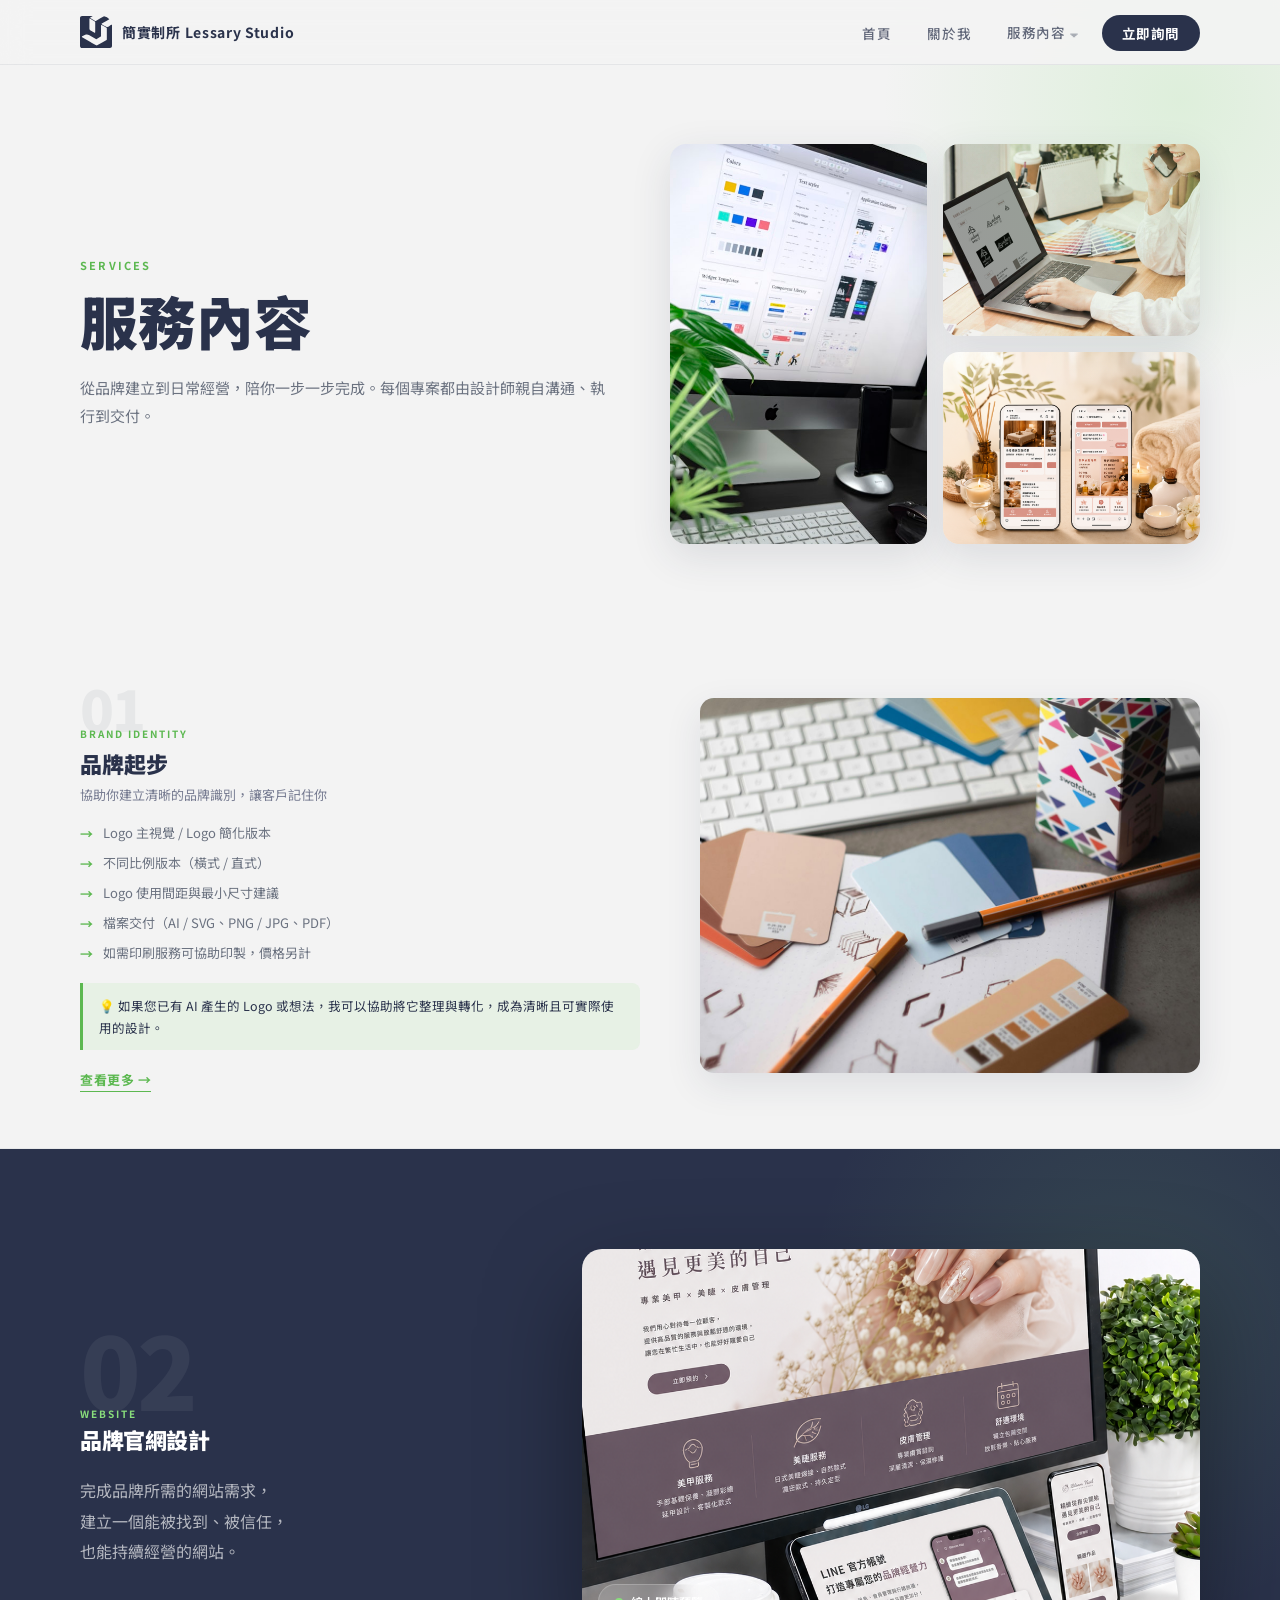
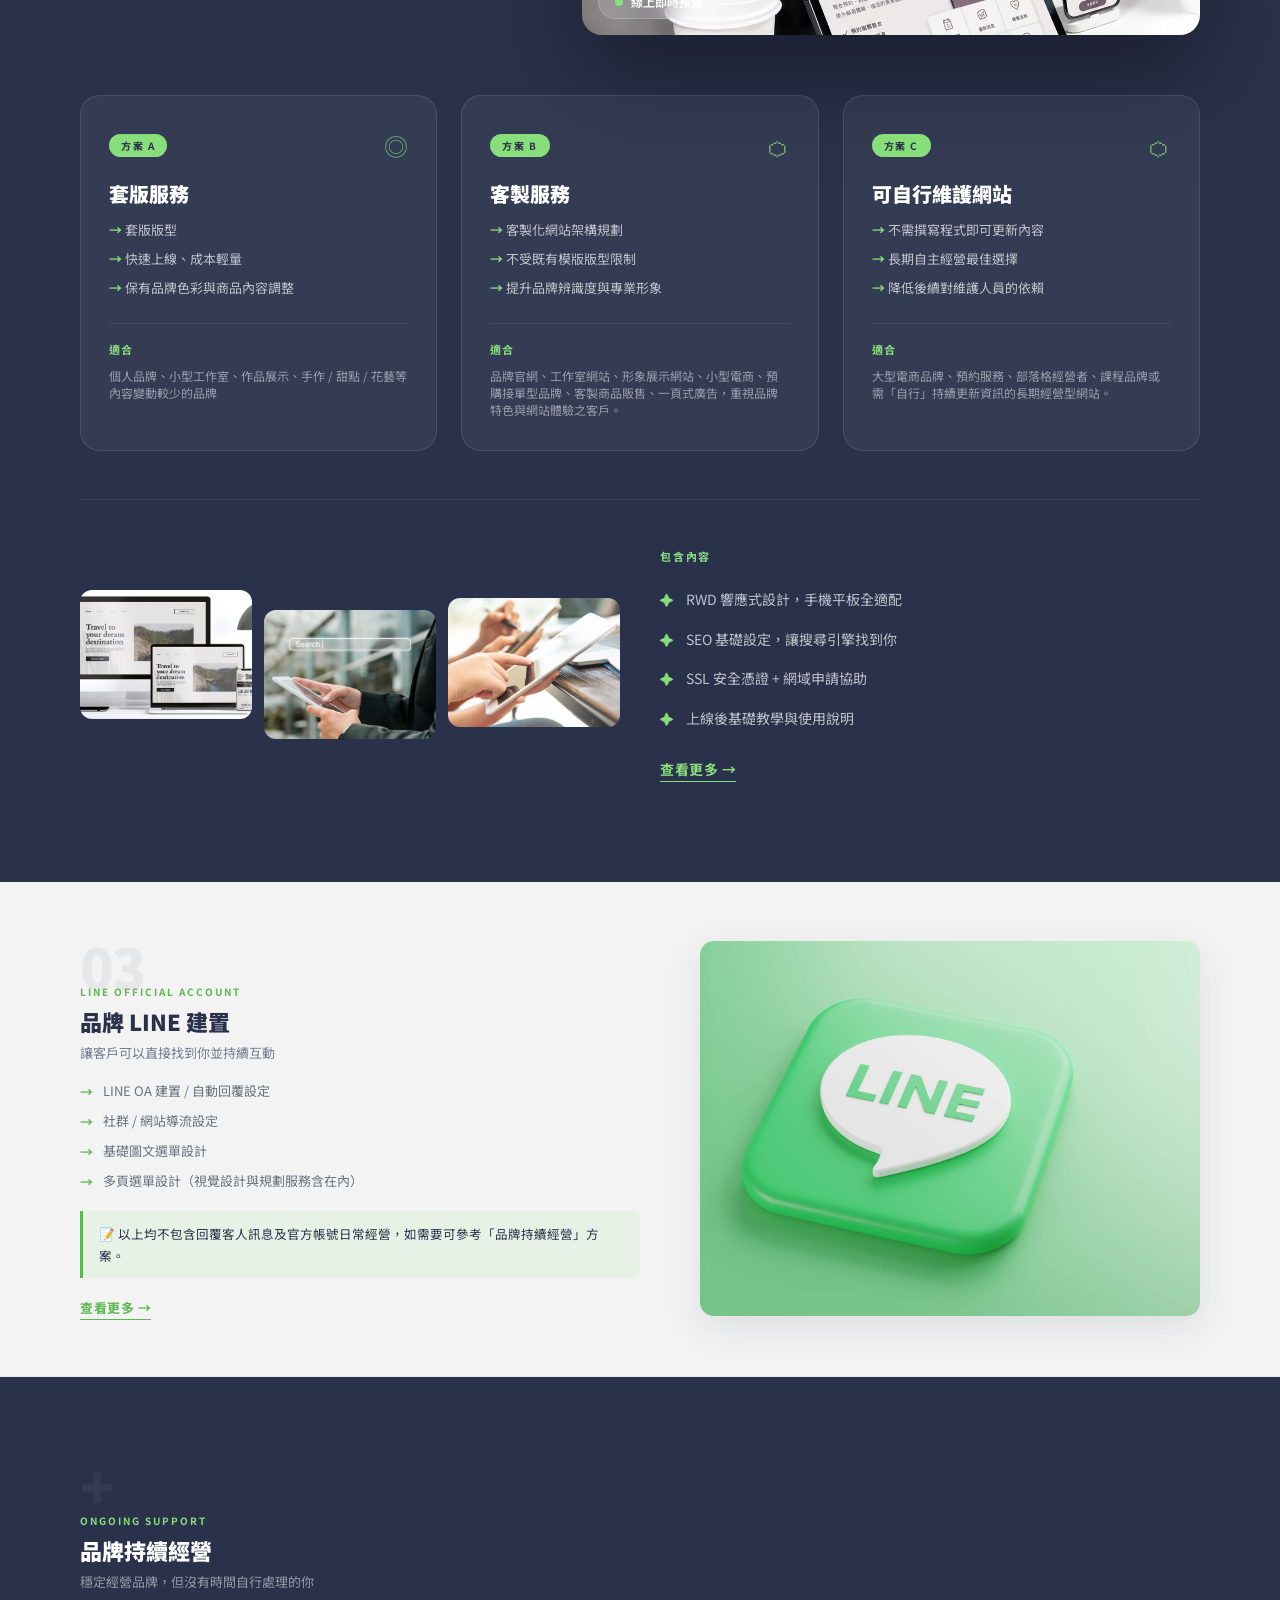
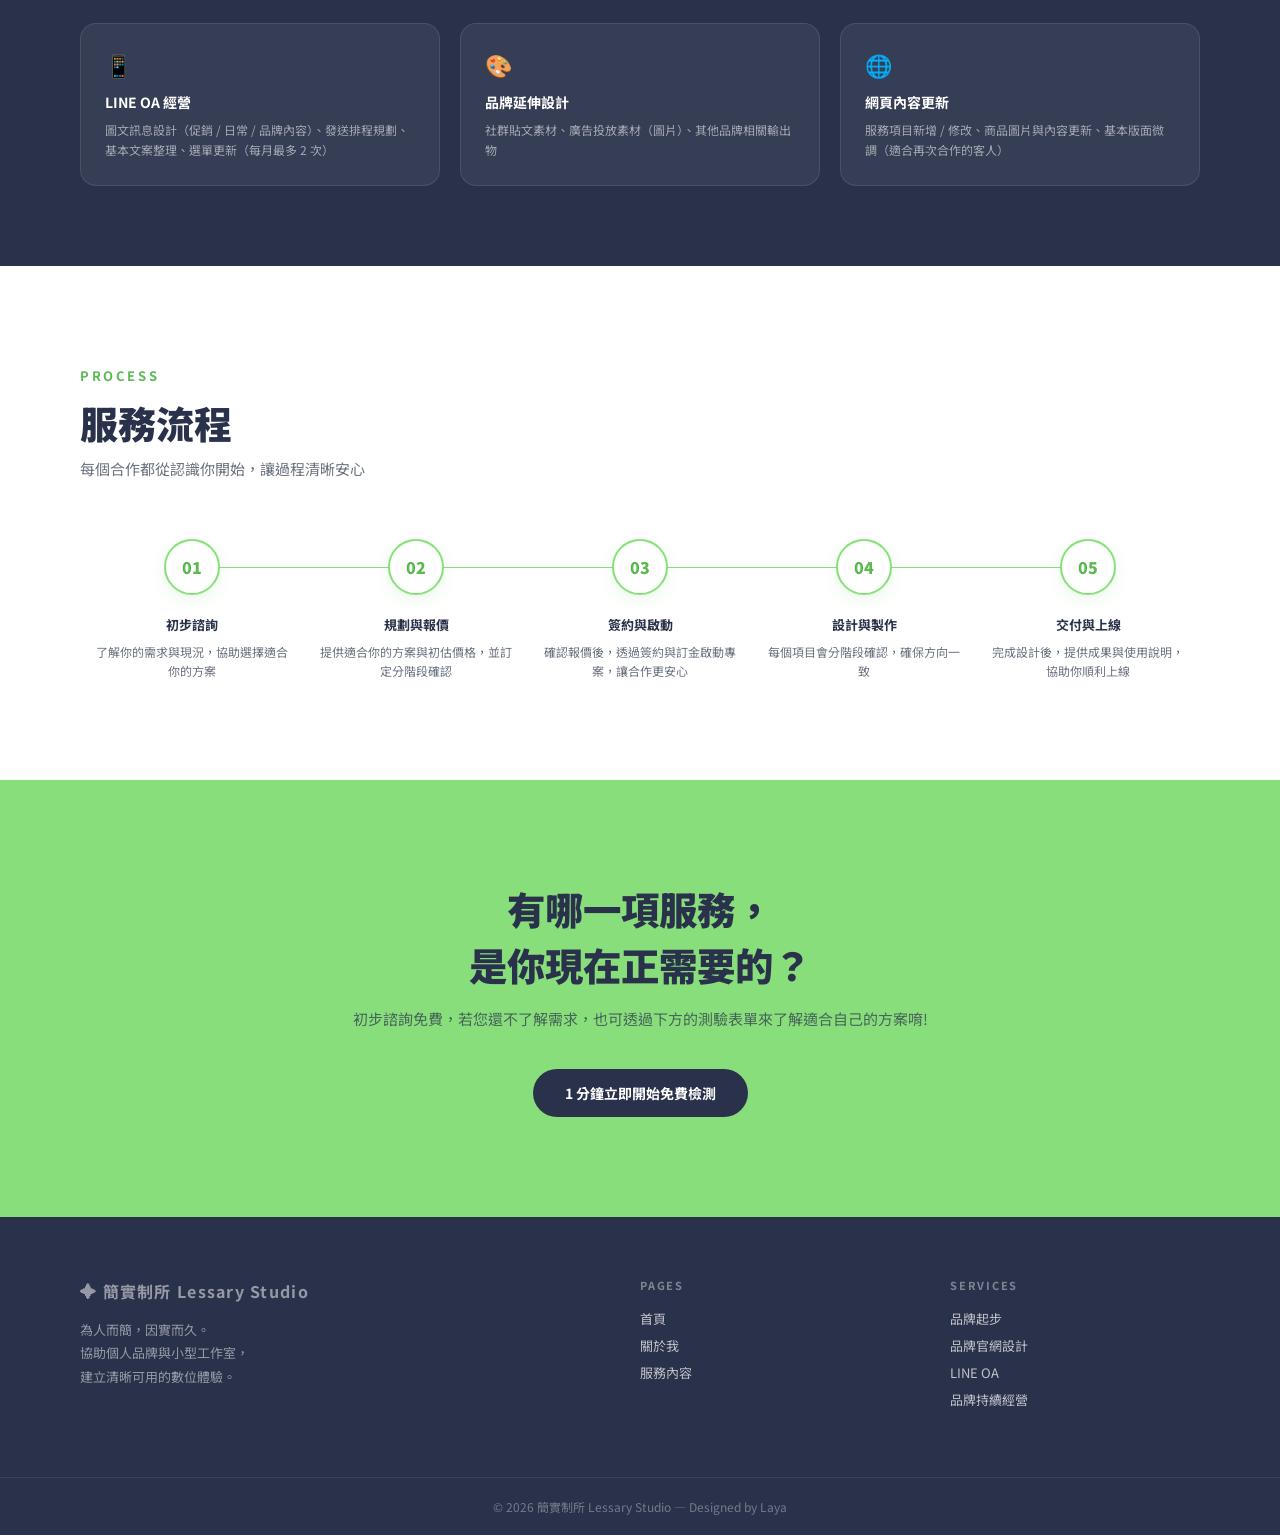
<file: services.html>
<!DOCTYPE html>
<html lang="zh-TW">
<head>
<meta charset="UTF-8">
<meta name="viewport" content="width=device-width, initial-scale=1.0">
<title>服務內容 — 簡實制所 Lessary Studio</title>
<link href="https://fonts.googleapis.com/css2?family=Noto+Sans+TC:wght@300;400;500;700;900&display=swap" rel="stylesheet">

  <link href="https://fonts.googleapis.com/css2?family=Noto+Sans+TC:wght@300;400;500;700;900&display=swap" rel="stylesheet">
  <link rel="stylesheet" href="css/shared.css">
  <link rel="stylesheet" href="css/services.css">
  <link rel="icon" href="img/ico_lessary_logo.ico">

  <!-- SEO -->
  <meta name=”robots” content=”noindex , nofollow“> <!--讓爬蟲先不搜尋到-->
  <meta name="description" content="簡實制所 Lessary Studio，專為個人品牌與小型工作室提供品牌 Logo 設計、品牌官網設計建置、品牌 LINE 建置視覺建立，讓設計回到對人有用。">
  <meta name="keywords" content="品牌設計,Logo設計,品牌官網設計,LINE官方帳號,個人品牌,小型工作室,簡實制所,Lessary Studio">
  <meta name="author" content="簡實制所 Lessary Studio">
  <link rel="canonical" href="https://lessarystudio.com/">

  <!-- Open Graph（Facebook / LINE 縮圖預覽） -->
  <meta property="og:type" content="website">
  <meta property="og:url" content="https://lessarystudio.com/">
  <meta property="og:title" content="簡實制所 Lessary Studio｜品牌設計 · 品牌官網設計 · LINE 經營">
  <meta property="og:description" content="專為個人品牌與小型工作室設計。從 Logo、品牌官網設計到 品牌 LINE 建置，整合品牌基礎，陪你長期經營。">
  <meta property="og:image" content="https://lessarystudio.com/img/og_lessary.jpg">
  <meta property="og:image:width" content="1200">
  <meta property="og:image:height" content="630">
  <meta property="og:locale" content="zh_TW">
  <meta property="og:site_name" content="簡實制所 Lessary Studio">

</head>
<body>



<!-- NAV -->
<nav class="nav" id="nav">
  <div class="nav-inner">
    <a href="index.html" class="nav-logo">
      <div class="logo-mark">
        <img src="img/img_lessary_logo.svg" alt="簡實制所">
      </div>
      <span class="logo-text">簡實制所 Lessary Studio</span>
    </a>
    <button class="hamburger" id="hamburger" aria-label="開啟選單" aria-expanded="false">
      <span></span><span></span><span></span>
    </button>
    <ul class="nav-links" id="navLinks">
      <li><a href="index.html">首頁</a></li>
      <li><a href="about.html">關於我</a></li>
      <li class="has-sub">
         <a href="services.html">服務內容 <span class="desktop-arrow active">▾</span></a>
        <button class="sub-toggle" aria-label="展開服務子選單">
          <span class="toggle-arrow">▾</span>
        </button>
        <ul class="nav-sub">
          <li><a href="service-brand.html">品牌起步</a></li>
          <li><a href="service-web.html">品牌官網設計</a></li>
          <li><a href="service-line.html">品牌 LINE 建置</a></li>
         <!-- <li><a href="service-ongoing.html">品牌持續經營</a></li>-->
        </ul>
      </li>
       <li><a href="https://line.me/R/ti/p/@025sjouz" target="_blank" class="nav-cta">立即詢問</a></li>
    </ul>
  </div>
</nav>

<!-- PAGE HERO -->
<div class="page-hero">
  <div class="reveal">
    <p class="ph-label">Services</p>
    <h1 class="ph-title">服務內容</h1>
    <p class="ph-sub">從品牌建立到日常經營，陪你一步一步完成。每個專案都由設計師親自溝通、執行到交付。</p>
  </div>
  <div class="hero-visual-strip reveal" style="transition-delay:.15s">
    <div class="hv-img">
      <img src="img/img_service_cover_03.jpg" alt="Brand design">
    </div>
    <div class="hv-img">
      <img src="img/img_service_brand_01.jpg" alt="Website design">
    </div>
    <div class="hv-img">
      <img src="img/img_service_cover_02_1.png" alt="LINE OA">
    </div>
  </div>
</div>

<!-- 01 品牌起步 -->
<div class="service-block">
  <div class="sb-inner">
    <div class="reveal">
      <p class="sb-num">01</p>
      <p class="sb-label">Brand Identity</p>
      <h2 class="sb-title">品牌起步</h2>
      <p class="sb-tagline">協助你建立清晰的品牌識別，讓客戶記住你</p>
      <div class="feature-list">
        <div class="feature-item">Logo 主視覺 / Logo 簡化版本</div>
        <div class="feature-item">不同比例版本（橫式 / 直式）</div>
        <div class="feature-item">Logo 使用間距與最小尺寸建議</div>
        <div class="feature-item">檔案交付（AI / SVG、PNG / JPG、PDF）</div>
        <div class="feature-item">如需印刷服務可協助印製，價格另計</div>
      </div>
      <div class="note-box">
        💡 如果您已有 AI 產生的 Logo 或想法，我可以協助將它整理與轉化，成為清晰且可實際使用的設計。
      </div>
      <a href="service-brand.html" class="sb-cta">查看更多 →</a>
    </div>
    <div class="sb-img reveal" style="transition-delay:.1s">
      <img src="img/img_service_logo_02.jpg" alt="Brand identity design">
    </div>
  </div>
</div>

<!-- 02 品牌官網設計 — FEATURE BLOCK -->
<div class="service-block-web">
  <div class="web-top reveal">
    <div class="web-top-left">
      <p class="sb-num" style="color:rgba(255,255,255,0.06);font-size:100px;line-height:1;margin-bottom:-12px;">02</p>
      <p class="sb-label" style="color:var(--accent);">Website</p>
      <h2 class="web-title">品牌官網設計</h2>
      <p class="web-tagline">完成品牌所需的網站需求，<br>建立一個能被找到、被信任，<br>也能持續經營的網站。</p>
    </div>
    <div class="web-top-right reveal" style="transition-delay:.15s">
      <div class="web-main-img">
        <img src="img/img_service_cover_01.png" alt="Website design">
        <div class="web-img-badge">
          <span class="wib-dot"></span>
          <span>線上即時預覽</span>
        </div>
      </div>
    </div>
  </div>

  <div class="web-cards reveal" style="transition-delay:.1s">
    <div class="web-card wc-a">
      <div class="wc-header">
        <span class="wc-tag">方案 A</span>
        <div class="wc-icon">◎</div>
      </div>
      <h3 class="wc-title">套版服務</h3>
      <ul class="wc-list">
        <li>套版版型</li>
        <li>快速上線、成本輕量</li>
        <li>保有品牌色彩與商品內容調整</li>
      </ul>
      <div class="wc-fit">
        <span class="fit-label">適合</span>
        <span>個人品牌、小型工作室、作品展示、手作 / 甜點 / 花藝等內容變動較少的品牌 </span>
      </div>
    </div>

    <!--<div class="web-card-divider">
      <span>或</span>
    </div>-->

    <div class="web-card wc-a">
      <div class="wc-header">
        <span class="wc-tag">方案 B</span>
        <div class="wc-icon">⬡</div>
      </div>
      <h3 class="wc-title">客製服務</h3>
   
      <ul class="wc-list">
        <li>客製化網站架構規劃</li>
        <li>不受既有模版版型限制</li>
        <li>提升品牌辨識度與專業形象</li>
      </ul>
      <div class="wc-fit">
        <span class="fit-label">適合</span>
        <span>品牌官網、工作室網站、形象展示網站、小型電商、預購接單型品牌、客製商品販售、一頁式廣告，重視品牌特色與網站體驗之客戶。</span>
      </div>
    </div>
       <div class="web-card wc-a">
      <div class="wc-header">
        <span class="wc-tag">方案 C</span>
        <div class="wc-icon">⬡</div>
      </div>
      <h3 class="wc-title">可自行維護網站</h3>

      <ul class="wc-list">
        <li>不需撰寫程式即可更新內容</li>
        <li>長期自主經營最佳選擇</li>
        <li>降低後續對維護人員的依賴</li>
      </ul>
      <div class="wc-fit">
        <span class="fit-label">適合</span>
        <span>大型電商品牌、預約服務、部落格經營者、課程品牌或需「自行」持續更新資訊的長期經營型網站。</span>
      </div>
    </div>
    
  </div>

  <div class="web-extra reveal" style="transition-delay:.2s">
    <div class="web-extra-imgs">
      <div class="wei-img"><img src="img/img_service_web_02.jpg" alt="web detail 1"></div>
      <div class="wei-img"><img src="img/img_service_web_03.jpg" alt="web detail 2"></div>
      <div class="wei-img"><img src="img/img_service_web_04.jpg" alt="web detail 3"></div>
    </div>
    <div class="web-extra-text">
      <p class="web-et-label">包含內容</p>
      <div class="web-et-features">
        <div class="wet-item"><span class="wet-icon">✦</span><span>RWD 響應式設計，手機平板全適配</span></div>
        <div class="wet-item"><span class="wet-icon">✦</span><span>SEO 基礎設定，讓搜尋引擎找到你</span></div>
        <div class="wet-item"><span class="wet-icon">✦</span><span>SSL 安全憑證 + 網域申請協助</span></div>
        <div class="wet-item"><span class="wet-icon">✦</span><span>上線後基礎教學與使用說明</span></div>
      </div>
      <a href="service-web.html" class="web-cta">查看更多 →</a>
    </div>
  </div>
</div>

<!-- 03 LINE OA -->
<div class="service-block">
  <div class="sb-inner">
    <div class="reveal">
      <p class="sb-num">03</p>
      <p class="sb-label">LINE Official Account</p>
      <h2 class="sb-title">品牌 LINE 建置</h2>
      <p class="sb-tagline">讓客戶可以直接找到你並持續互動</p>
      <div class="feature-list">
        <div class="feature-item">LINE OA 建置 / 自動回覆設定</div>
        <div class="feature-item">社群 / 網站導流設定</div>
        <div class="feature-item">基礎圖文選單設計</div>
        <div class="feature-item">多頁選單設計（視覺設計與規劃服務含在內）</div>
      </div>
      <div class="note-box">
        📝 以上均不包含回覆客人訊息及官方帳號日常經營，如需要可參考「品牌持續經營」方案。
      </div>
      <a href="service-line.html" class="sb-cta">查看更多 →</a>
    </div>
    <div class="sb-img reveal" style="transition-delay:.1s">
      <img src="img/img_service_line_bg.jpg" alt="LINE OA design">
    </div>
  </div>
</div>

<!-- OTHER 品牌持續經營 -->
<div class="other-block">
  <div class="reveal">
    <p class="sb-num" style="margin-bottom:0">+</p>
    <p class="sb-label">Ongoing Support</p>
    <h2 class="sb-title">品牌持續經營</h2>
    <p class="sb-tagline">穩定經營品牌，但沒有時間自行處理的你</p>
    <div class="other-cats">
      <div class="other-cat">
        <div class="other-cat-icon">📱</div>
        <h4 class="other-cat-title">LINE OA 經營</h4>
        <p class="other-cat-desc">圖文訊息設計（促銷 / 日常 / 品牌內容）、發送排程規劃、基本文案整理、選單更新（每月最多 2 次）</p>
      </div>
      <div class="other-cat">
        <div class="other-cat-icon">🎨</div>
        <h4 class="other-cat-title">品牌延伸設計</h4>
        <p class="other-cat-desc">社群貼文素材、廣告投放素材（圖片）、其他品牌相關輸出物</p>
      </div>
      <div class="other-cat">
        <div class="other-cat-icon">🌐</div>
        <h4 class="other-cat-title">網頁內容更新</h4>
        <p class="other-cat-desc">服務項目新增 / 修改、商品圖片與內容更新、基本版面微調（適合再次合作的客人）</p>
      </div>
    </div>
   <!-- <a href="service-ongoing.html" class="sb-cta">查看更多 →</a>-->
  </div>
</div>
<section class="process">
  <p class="section-label reveal" style="font-size:13px;font-weight:700;letter-spacing:.2em;text-transform:uppercase;color:var(--accent-dark);margin-bottom:10px;">Process</p>
  <h2 style="font-size:clamp(26px,3vw,38px);font-weight:900;margin-bottom:8px;" class="reveal">服務流程</h2>
  <p style="font-size:15px;color:var(--text-muted);" class="reveal">每個合作都從認識你開始，讓過程清晰安心</p>
  <div class="process-steps">
    <div class="step reveal" style="transition-delay:.05s">
      <div class="step-num">01</div>
      <h4 class="step-title">初步諮詢</h4>
      <p class="step-desc">了解你的需求與現況，協助選擇適合你的方案</p>
    </div>
    <div class="step reveal" style="transition-delay:.1s">
      <div class="step-num">02</div>
      <h4 class="step-title">規劃與報價</h4>
      <p class="step-desc">提供適合你的方案與初估價格，並訂定分階段確認</p>
    </div>
    <div class="step reveal" style="transition-delay:.15s">
      <div class="step-num">03</div>
      <h4 class="step-title">簽約與啟動</h4>
      <p class="step-desc">確認報價後，透過簽約與訂金啟動專案，讓合作更安心</p>
    </div>
    <div class="step reveal" style="transition-delay:.2s">
      <div class="step-num">04</div>
      <h4 class="step-title">設計與製作</h4>
      <p class="step-desc">每個項目會分階段確認，確保方向一致</p>
    </div>
    <div class="step reveal" style="transition-delay:.25s">
      <div class="step-num">05</div>
      <h4 class="step-title">交付與上線</h4>
      <p class="step-desc">完成設計後，提供成果與使用說明，協助你順利上線</p>
    </div>
  </div>
</section>

<!-- CTA -->
<section class="cta-section">
  <div class="reveal">
    <h2>有哪一項服務，<br>是你現在正需要的？</h2>
    <p>初步諮詢免費，若您還不了解需求，也可透過下方的測驗表單來了解適合自己的方案唷!</p>
  
    <a href="quiz.html" class="btn-primary">1 分鐘立即開始免費檢測</a>
    <!--<a href="#" class="btn-primary">立即聯繫我</a>--></div>

</section>


<!-- FOOTER -->
<footer>
  <div class="footer-brand">
    <p class="logo">✦ 簡實制所 Lessary Studio</p>
    <p>為人而簡，因實而久。<br>協助個人品牌與小型工作室，<br>建立清晰可用的數位體驗。</p>
  </div>
  <div class="footer-col">
    <h4>Pages</h4>
    <a href="index.html">首頁</a>
    <a href="about.html">關於我</a>
    <a href="services.html">服務內容</a>
  </div>
   <div class="footer-col">
    <h4>Services</h4>
    <a href="service-brand.html">品牌起步</a>
    <a href="service-web.html">品牌官網設計</a>
    <a href="service-line.html">LINE OA</a>
    <a href="service-ongoing.html">品牌持續經營</a>
  </div>
</footer>
<div class="footer-bottom">
  <p>© 2026 簡實制所 Lessary Studio — Designed by Laya</p>
</div>

  <script src="https://code.jquery.com/jquery-3.7.1.min.js"></script>
  <script src="js/shared.js"></script>
</body>
</html>
</file>
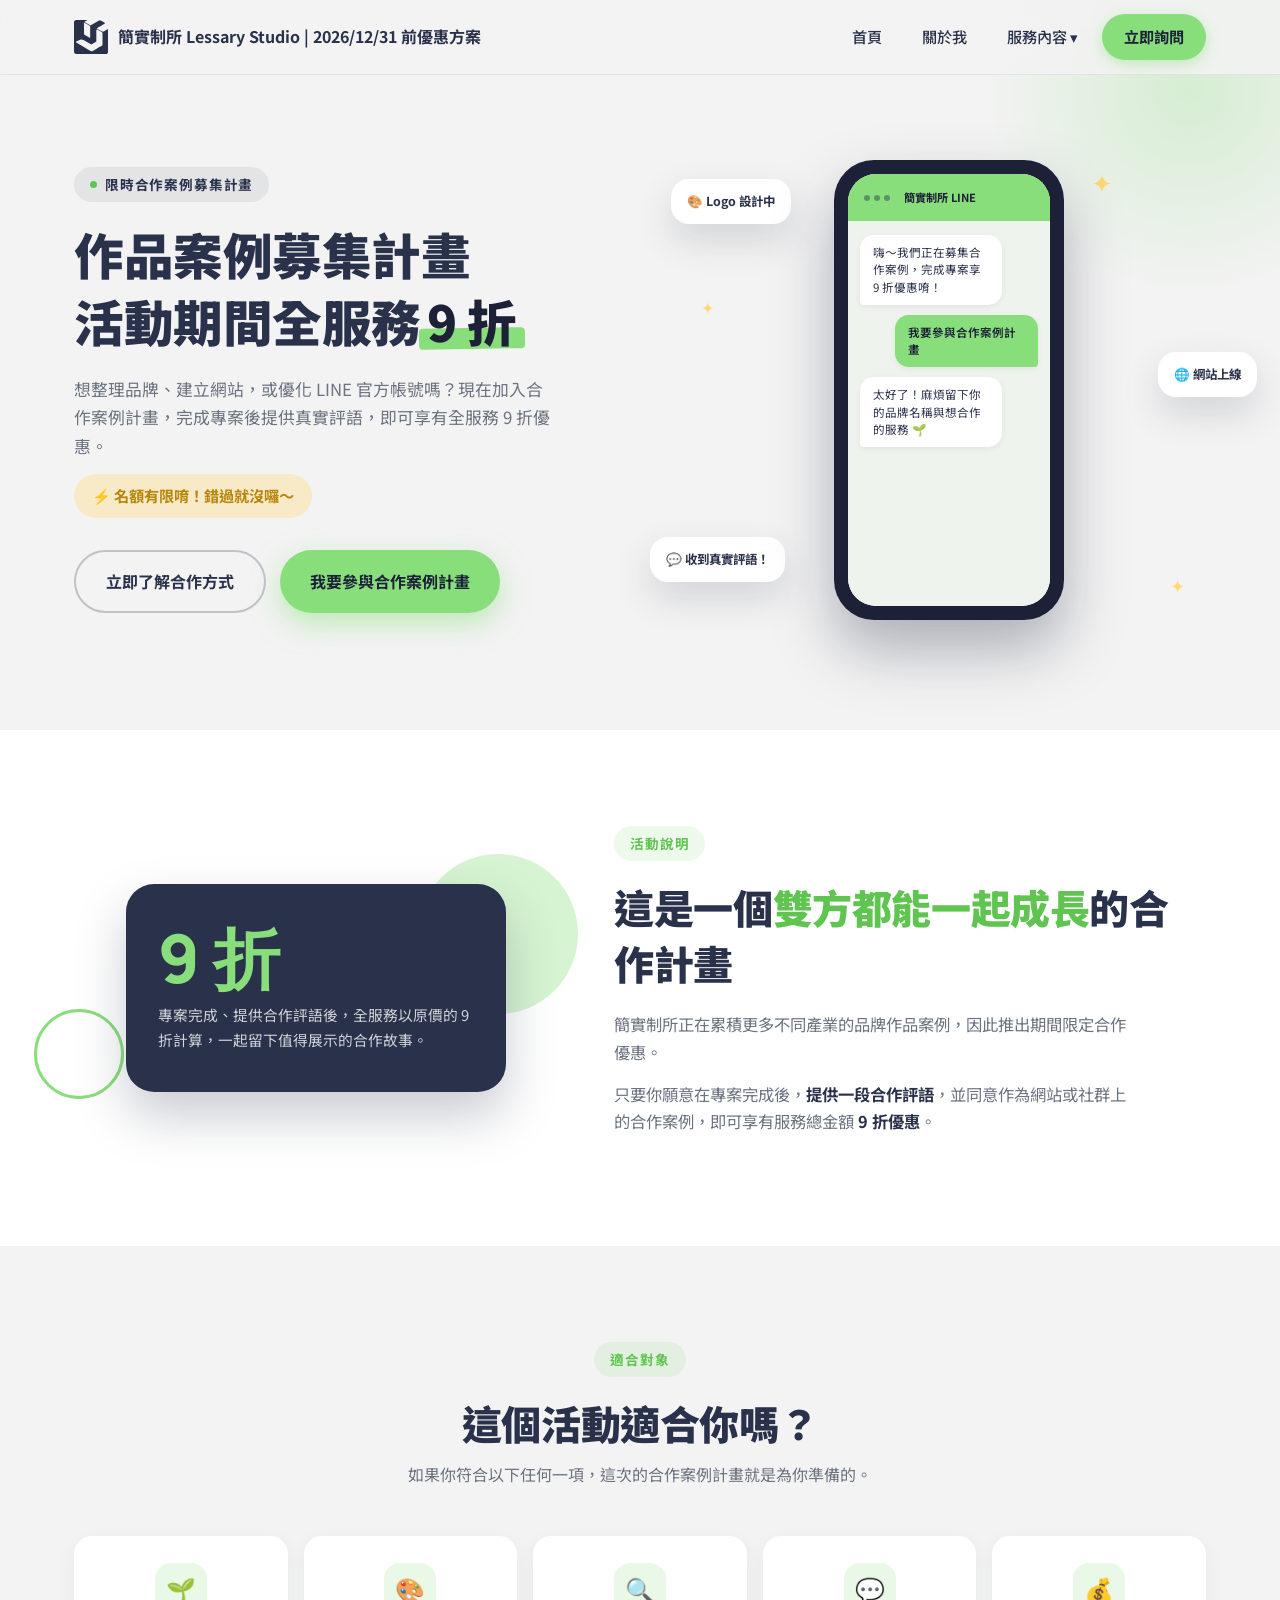
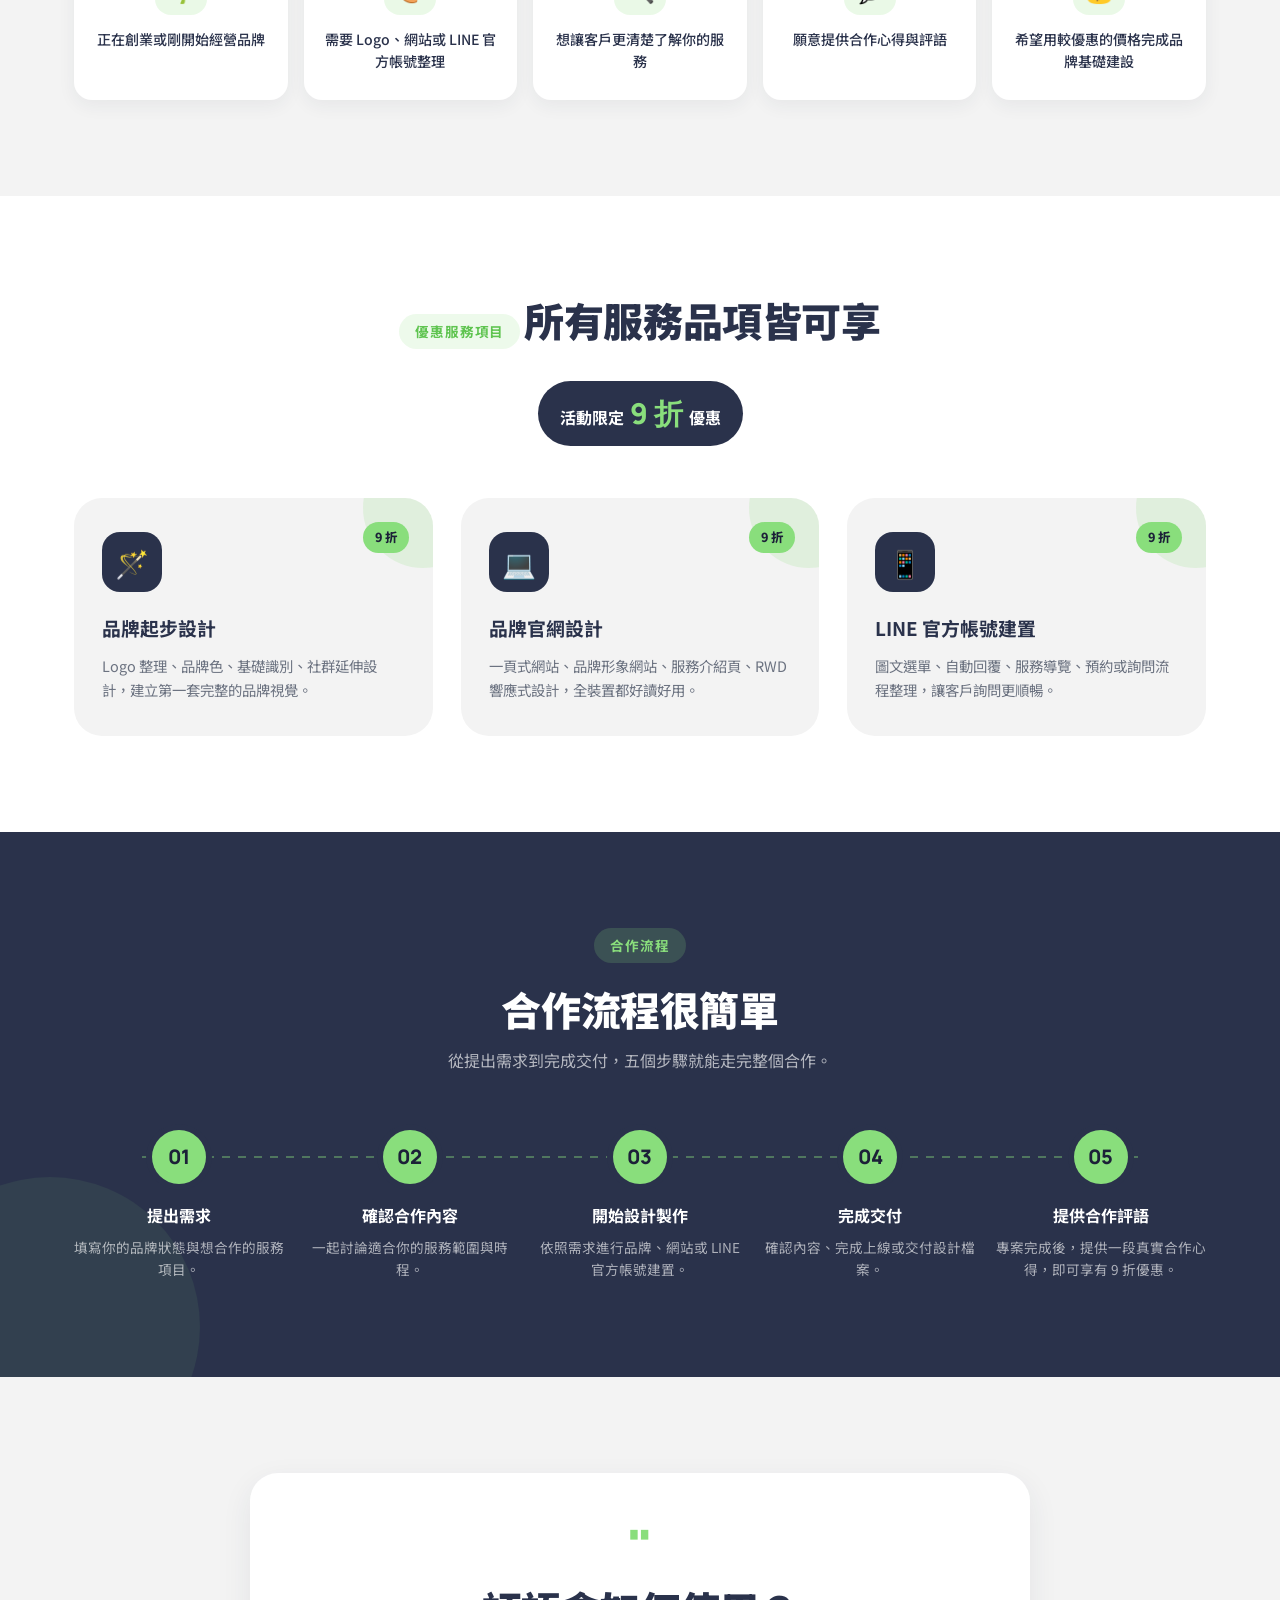
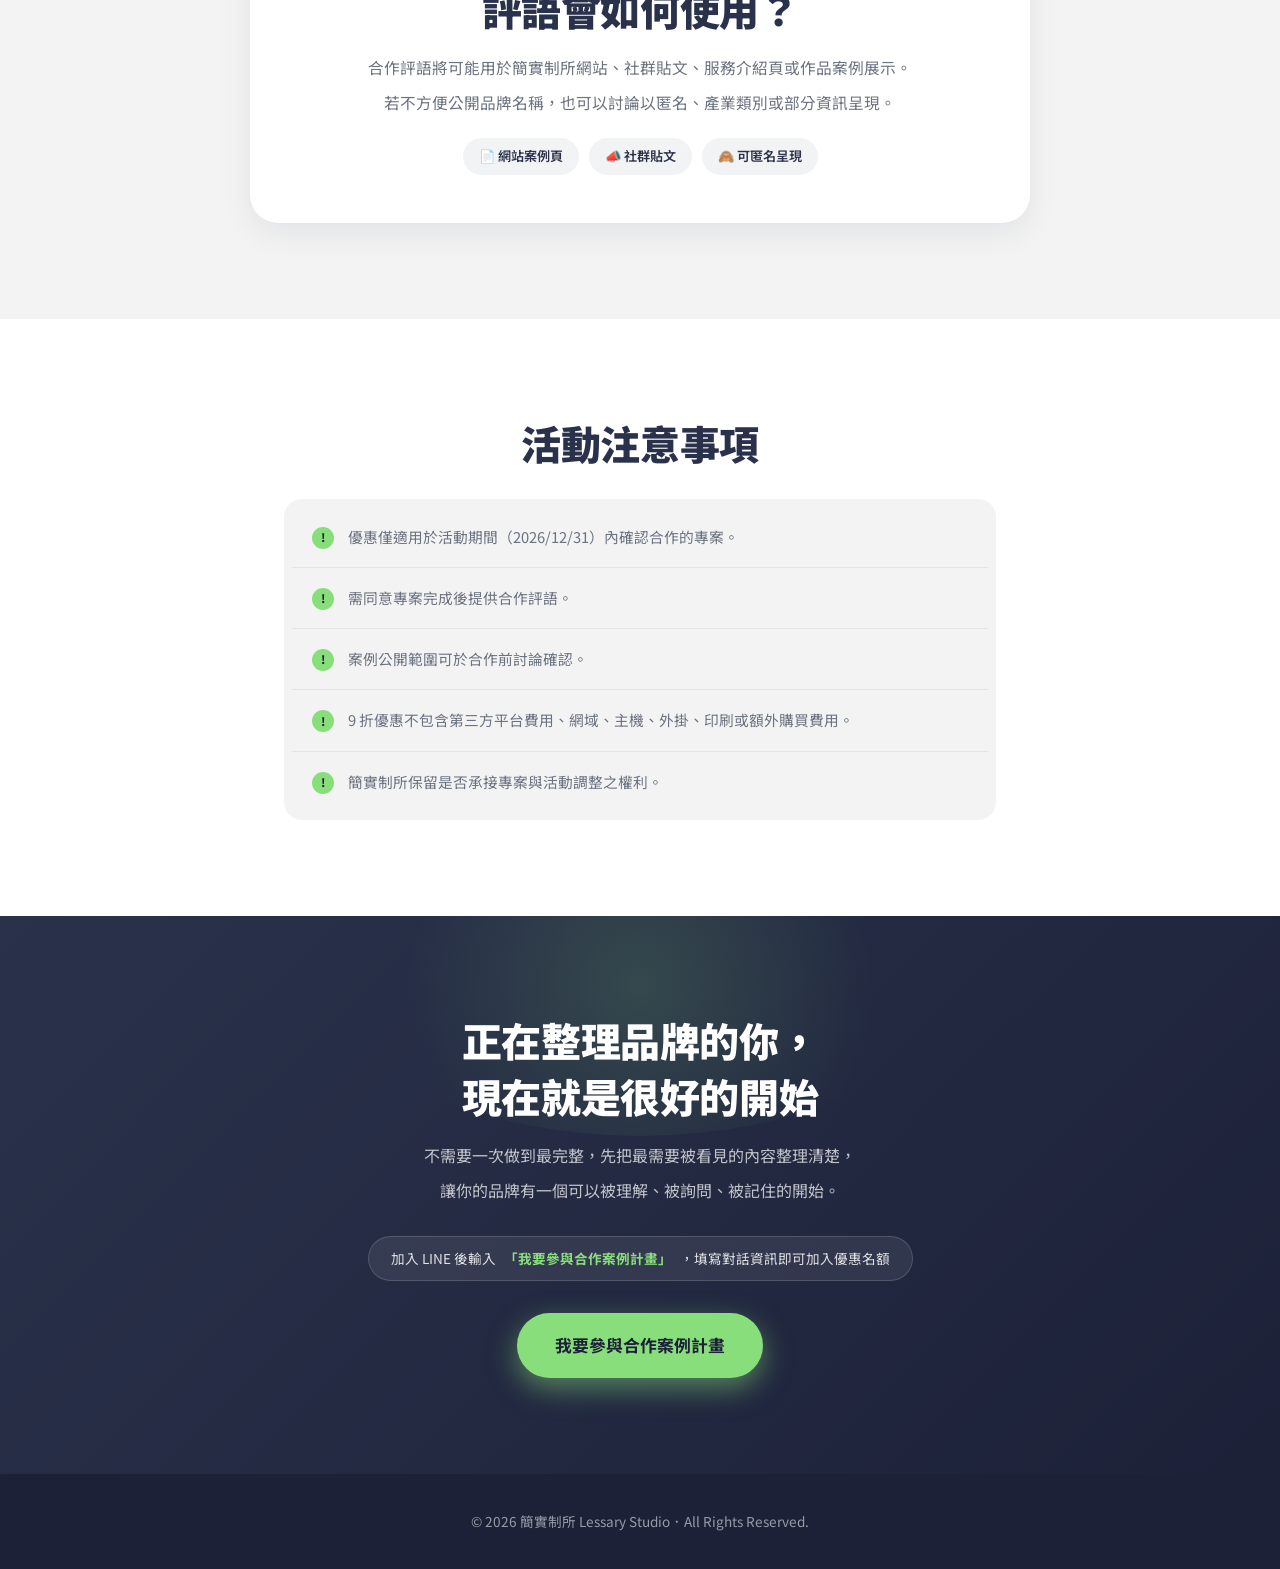
<file: event/261231_9discount.html>
<!DOCTYPE html>
<html lang="zh-Hant">
<head>
<meta charset="UTF-8">
<meta name="viewport" content="width=device-width, initial-scale=1.0">
<title>作品案例募集計畫｜全服務 9 折優惠 - 簡實制所 Lessary Studio</title>
<meta name="description" content="簡實制所限時推出合作案例募集計畫，完成專案後提供真實評語，即可享有品牌設計、官網建置、LINE 官方帳號全服務 9 折優惠。名額有限。">
<link rel="preconnect" href="https://fonts.googleapis.com">
<link rel="preconnect" href="https://fonts.gstatic.com" crossorigin>
<link href="https://fonts.googleapis.com/css2?family=Noto+Sans+TC:wght@400;500;700;900&family=Manrope:wght@500;700;800&display=swap" rel="stylesheet">
  <link rel="icon" href="../img/ico_lessary_logo.ico">
<!-- SEO -->
<meta name=”robots” content=”noindex , nofollow“> <!--讓爬蟲先不搜尋到-->
<meta name="description" content="簡實制所 Lessary Studio，專為個人品牌與小型工作室提供品牌 Logo 設計、品牌官網設計建置、品牌 LINE 建置視覺建立，讓設計回到對人有用。">
<meta name="keywords" content="品牌設計,Logo設計,品牌官網設計,LINE官方帳號,個人品牌,小型工作室,簡實制所,Lessary Studio">
<meta name="author" content="簡實制所 Lessary Studio">
<link rel="canonical" href="https://lessarystudio.com/">

<!-- Open Graph（Facebook / LINE 縮圖預覽） -->
<meta property="og:type" content="website">
<meta property="og:url" content="https://lessarystudio.com/">
<meta property="og:title" content="簡實制所 Lessary Studio｜品牌設計 · 品牌官網設計 · LINE 經營">
<meta property="og:description" content="專為個人品牌與小型工作室設計。從 Logo、品牌官網設計到 品牌 LINE 建置，整合品牌基礎，陪你長期經營。">
<meta property="og:image" content="https://lessarystudio.com/img/og_lessary.jpg">
<meta property="og:image:width" content="1200">
<meta property="og:image:height" content="630">
<meta property="og:locale" content="zh_TW">
<meta property="og:site_name" content="簡實制所 Lessary Studio">
  

<style>
/* ============ RESET & BASE ============ */
*{margin:0;padding:0;box-sizing:border-box;}
:root{
  --primary: #2A324B;
  --primary-deep: #1C2138;
  --accent: #89DE7C;
  --accent-deep: #5FC450;
  --bg: #F3F3F3;
  --white: #FFFFFF;
  --sun: #FFD874;
  --text-soft: #6B7280;
  --radius-lg: 28px;
  --radius-md: 18px;
  --radius-sm: 12px;
  --font-display: 'Noto Sans TC', sans-serif;
  --font-num: 'Manrope', sans-serif;
}
html{scroll-behavior:smooth;}
body{
  font-family: var(--font-display);
  background: var(--bg);
  color: var(--primary);
  line-height:1.7;
  overflow-x:hidden;
  -webkit-font-smoothing:antialiased;
}
a{text-decoration:none;color:inherit;}
ul{list-style:none;}
img{max-width:100%;display:block;}
button{font-family:inherit;border:none;background:none;cursor:pointer;}
.container{max-width:1180px;margin:0 auto;padding:0 24px;}
.eyebrow{
  display:inline-flex;align-items:center;gap:8px;
  font-size:0.85rem;font-weight:700;letter-spacing:0.06em;
  color:var(--accent-deep);
  background:rgba(137,222,124,0.15);
  padding:6px 16px;border-radius:99px;
  margin-bottom:18px;
}
.section-title{
  font-size:clamp(1.7rem,3.2vw,2.5rem);
  font-weight:900;
  line-height:1.4;
  letter-spacing:-0.01em;
}
.section-title .hl{color:var(--accent-deep);position:relative;}
.section-pad{padding:96px 0;}
@media(max-width:768px){.section-pad{padding:64px 0;}}
:focus-visible{outline:3px solid var(--accent-deep);outline-offset:3px;border-radius:4px;}
@media (prefers-reduced-motion: reduce){
  *{animation-duration:0.01ms !important;animation-iteration-count:1 !important;transition-duration:0.01ms !important;scroll-behavior:auto !important;}
}

/* ============ NAV ============ */
.nav{
  position:fixed;top:0;left:0;width:100%;z-index:1000;
  background:rgba(243,243,243,0.85);
  backdrop-filter:blur(12px);
  -webkit-backdrop-filter:blur(12px);
  border-bottom:1px solid rgba(42,50,75,0.08);
  transition:background .3s ease;
}
.nav-inner{
  max-width:1180px;margin:0 auto;padding:14px 24px;
  display:flex;align-items:center;justify-content:space-between;
}
.nav-logo{display:flex;align-items:center;gap:10px;}
.logo-mark{width:34px;height:34px;flex-shrink:0;}
.logo-mark img{width:100%;height:100%;}
.logo-text{font-weight:700;font-size:1rem;color:var(--primary);white-space:nowrap;}
.hamburger{
  display:none;flex-direction:column;gap:5px;width:32px;height:32px;
  align-items:center;justify-content:center;z-index:1100;
}
.hamburger span{display:block;width:22px;height:2.5px;background:var(--primary);border-radius:2px;transition:.3s;}
.hamburger.open span:nth-child(1){transform:translateY(7px) rotate(45deg);}
.hamburger.open span:nth-child(2){opacity:0;}
.hamburger.open span:nth-child(3){transform:translateY(-7px) rotate(-45deg);}
.nav-links{display:flex;align-items:center;gap:8px;}
.nav-links > li{position:relative;}
.nav-links > li > a{
  display:block;padding:10px 16px;font-weight:500;font-size:0.95rem;
  color:var(--primary);border-radius:99px;transition:.25s;
}
.nav-links > li > a:hover, .nav-links > li > a.active{background:rgba(42,50,75,0.08);}
.nav-cta{
  background:var(--accent) !important;color:var(--primary-deep) !important;
  font-weight:700 !important;padding:10px 22px !important;
  box-shadow:0 4px 14px rgba(137,222,124,0.45);
}
.nav-cta:hover{background:var(--accent-deep) !important;}
.has-sub{display:flex;align-items:center;}
.sub-toggle{display:none;padding:8px;}
.desktop-arrow{font-size:1em;}
.nav-sub{
  position:absolute;top:100%;left:0;min-width:180px;
  background:var(--white);border-radius:14px;
  box-shadow:0 12px 32px rgba(42,50,75,0.18);
  padding:8px;opacity:0;visibility:hidden;transform:translateY(8px);
  transition:.25s;
}
.has-sub:hover .nav-sub{opacity:1;visibility:visible;transform:translateY(0);}
.nav-sub li a{display:block;padding:10px 14px;border-radius:8px;font-size:0.9rem;color:var(--primary);}
.nav-sub li a:hover{background:var(--bg);color:var(--accent-deep);}

@media(max-width:900px){
  .hamburger{display:flex;}
  .nav-links{
    position:fixed;top:0;right:0;height:100vh;width:78%;max-width:320px;
    background:var(--white);flex-direction:column;align-items:stretch;
    padding:90px 24px 24px;gap:4px;
    transform:translateX(100%);transition:transform .35s ease;
    box-shadow:-8px 0 40px rgba(0,0,0,0.12);
    overflow-y:auto;
  }
  .nav-links.open{transform:translateX(0);}
  .nav-links > li > a{padding:14px 16px;font-size:1.05rem;}
  .has-sub{flex-direction:column;align-items:stretch;}
  .sub-toggle{
    display:flex;position:absolute;right:0;top:0;height:100%;width:50px;
    align-items:center;justify-content:center;
  }
  .toggle-arrow{transition:.25s;color:var(--primary);}
  .has-sub.open .toggle-arrow{transform:rotate(180deg);}
  .nav-sub{
    position:static;opacity:1;visibility:visible;transform:none;
    box-shadow:none;background:var(--bg);
    max-height:0;overflow:hidden;padding:0 8px;transition:.3s;
  }
  .has-sub.open .nav-sub{max-height:300px;padding:8px;margin-top:2px;}
  .nav-cta{margin-top:12px;text-align:center;}
  .desktop-arrow{display:none;}
}

/* ============ HERO ============ */
.hero{
  position:relative;
  padding:150px 0 100px;
  background:var(--bg);
  overflow:hidden;
}
.hero::before{
  content:'';position:absolute;top:-120px;right:-120px;
  width:420px;height:420px;border-radius:50%;
  background:radial-gradient(circle,rgba(137,222,124,0.28),transparent 70%);
  z-index:0;
}
.hero-inner{
  display:grid;grid-template-columns:1.05fr 0.95fr;gap:48px;align-items:center;
  position:relative;z-index:1;
}
.hero-copy .eyebrow{background:rgba(42,50,75,0.08);color:var(--primary);}
.hero-copy .eyebrow .dot{width:7px;height:7px;border-radius:50%;background:var(--accent-deep);display:inline-block;animation:pulse 1.8s infinite;}
@keyframes pulse{0%,100%{opacity:1;}50%{opacity:0.3;}}
.hero-title{
  font-size:clamp(2rem,4.4vw,3.1rem);
  font-weight:900;line-height:1.36;letter-spacing:-0.01em;
  margin-bottom:20px;
}
.hero-title .badge90{
  display:inline-block;position:relative;
  color:var(--primary-deep);
  padding:0 6px;
}
.hero-title .badge90::after{
  content:'';position:absolute;left:-2px;right:-2px;bottom:6px;height:0.42em;
  background:var(--accent);z-index:-1;border-radius:4px;
  transform:rotate(-1deg);
}
.hero-sub{font-size:1.05rem;color:var(--text-soft);max-width:480px;margin-bottom:14px;}
.hero-note{
  display:inline-flex;align-items:center;gap:8px;
  font-weight:700;font-size:0.95rem;color:#B8860B;
  background:rgba(255,216,116,0.35);
  padding:9px 18px;border-radius:99px;margin-bottom:32px;
}
.hero-actions{display:flex;flex-wrap:wrap;gap:14px;}
.btn{
  display:inline-flex;align-items:center;justify-content:center;gap:8px;
  padding:16px 30px;border-radius:99px;font-weight:700;font-size:1rem;
  transition:.25s;white-space:nowrap;
}
.btn-primary{
  background:var(--accent);color:var(--primary-deep);
  box-shadow:0 10px 28px rgba(137,222,124,0.5);
}
.btn-primary:hover{background:var(--accent-deep);transform:translateY(-2px);box-shadow:0 14px 32px rgba(137,222,124,0.6);}
.btn-outline{
  background:transparent;color:var(--primary);
  border:2px solid rgba(42,50,75,0.25);
}
.btn-outline:hover{border-color:var(--primary);background:rgba(42,50,75,0.05);}

/* Hero visual */
.hero-visual{position:relative;height:480px;display:flex;align-items:center;justify-content:center;}
.float-el{position:absolute;animation:floaty 4.5s ease-in-out infinite;}
@keyframes floaty{0%,100%{transform:translateY(0) rotate(0deg);}50%{transform:translateY(-14px) rotate(2deg);}}
.phone-mock{
  position:relative;width:230px;height:460px;
  background:var(--primary-deep);border-radius:40px;
  padding:14px;box-shadow:0 30px 60px rgba(42,50,75,0.35);
  z-index:3;
}
.phone-screen{
  width:100%;height:100%;background:var(--white);border-radius:28px;
  overflow:hidden;display:flex;flex-direction:column;
}
.phone-bar{
  background:var(--accent);padding:14px 16px;display:flex;align-items:center;gap:8px;
}
.phone-bar .dotrow{display:flex;gap:4px;}
.phone-bar .dotrow span{width:6px;height:6px;border-radius:50%;background:rgba(28,33,56,0.4);}
.phone-bar .lbl{font-size:0.7rem;font-weight:700;color:var(--primary-deep);margin-left:6px;}
.phone-body{flex:1;background:#EFF3EE;padding:14px 12px;display:flex;flex-direction:column;gap:10px;}
.chat-bubble{
  max-width:80%;padding:9px 13px;border-radius:14px;font-size:0.72rem;line-height:1.5;
  box-shadow:0 2px 6px rgba(0,0,0,0.06);
}
.chat-bubble.them{background:var(--white);align-self:flex-start;border-bottom-left-radius:4px;}
.chat-bubble.me{background:var(--accent);color:var(--primary-deep);align-self:flex-end;border-bottom-right-radius:4px;font-weight:600;}
.chat-bubble.them2{background:var(--white);align-self:flex-start;border-bottom-left-radius:4px;}

.deco-card{
  position:absolute;background:var(--white);border-radius:18px;
  box-shadow:0 16px 36px rgba(42,50,75,0.16);padding:12px 16px;
  display:flex;align-items:center;gap:8px;font-size:0.78rem;font-weight:700;
}
.deco-1{top:6%;left:-4%;animation-delay:.2s;}
.deco-2{bottom:10%;left:-8%;animation-delay:1s;}
.deco-3{top:42%;right:-10%;animation-delay:1.8s;}
.star-deco{position:absolute;color:var(--sun);animation:spin 6s linear infinite;}
@keyframes spin{from{transform:rotate(0deg);}to{transform:rotate(360deg);}}
.star-1{top:2%;right:18%;font-size:1.6rem;}
.star-2{bottom:6%;right:4%;font-size:1.1rem;animation-duration:5s;}
.star-3{top:30%;left:2%;font-size:1rem;animation-duration:7s;}

@media(max-width:980px){
  .hero-inner{grid-template-columns:1fr;}
  .hero-visual{height:420px;order:-1;margin-bottom:8px; z-index: 3;}
  .hero-copy .hero-sub{max-width:100%;}
}
@media(max-width:480px){
  .hero{padding:130px 0 70px;}
  .deco-1{left:-2%;}
  .deco-2{left:-2%;}
  .deco-3{right:-2%;}
}

/* ============ ABOUT (活動說明) ============ */
.about{background:var(--white);position:relative;}
.about-grid{display:grid;grid-template-columns:0.9fr 1.1fr;gap:56px;align-items:center;}
.about-visual{position:relative;display:flex;justify-content:center;}
.about-card-main{
  background:var(--primary);border-radius:var(--radius-lg);padding:40px 32px;
  color:var(--white);max-width:380px;position:relative;z-index:2;
  box-shadow:0 24px 50px rgba(42,50,75,0.25);
}
.about-card-main .num90{font-family:var(--font-num);font-size:4.2rem;font-weight:800;color:var(--accent);line-height:1;}
.about-card-main p{color:rgba(255,255,255,0.78);margin-top:10px;font-size:0.92rem;}
.about-deco-shape{
  position:absolute;border-radius:50%;z-index:1;
}
.about-shape-1{width:160px;height:160px;background:rgba(137,222,124,0.35);top:-30px;right:-20px;}
.about-shape-2{width:90px;height:90px;border:3px solid var(--accent);top:60%;left:-40px;}
.about-copy .section-title{margin-bottom:20px;}
.about-copy p{color:var(--text-soft);font-size:1.02rem;margin-bottom:14px;max-width:520px;}
.about-copy p strong{color:var(--primary);font-weight:700;}

@media(max-width:900px){
  .about-grid{grid-template-columns:1fr;}
  .about-visual{order:-1;margin-bottom:8px;}
}

/* ============ FIT (適合對象) ============ */
.fit{background:var(--bg);}
.fit-head{text-align:center;max-width:600px;margin:0 auto 48px;}
.fit-head .section-title{margin-bottom:10px;}
.fit-head p{color:var(--text-soft);}
.fit-grid{display:grid;grid-template-columns:repeat(5,1fr);gap:16px;}
.fit-card{
  background:var(--white);border-radius:var(--radius-md);padding:26px 18px;
  text-align:center;box-shadow:0 6px 18px rgba(42,50,75,0.06);
  transition:.3s;border:1px solid transparent;
}
.fit-card:hover{transform:translateY(-6px);box-shadow:0 16px 30px rgba(42,50,75,0.12);border-color:rgba(137,222,124,0.4);}
.fit-icon{
  width:52px;height:52px;border-radius:16px;background:rgba(137,222,124,0.18);
  display:flex;align-items:center;justify-content:center;font-size:1.5rem;
  margin:0 auto 14px;
}
.fit-card p{font-size:0.88rem;font-weight:500;color:var(--primary);line-height:1.55;}

@media(max-width:980px){.fit-grid{grid-template-columns:repeat(3,1fr);}}
@media(max-width:600px){.fit-grid{grid-template-columns:repeat(2,1fr);}}

/* ============ SERVICES (優惠服務) ============ */
.services{background:var(--white);position:relative;}
.services-head{text-align:center;max-width:640px;margin:0 auto 52px;}
.services-head .section-title{position:relative;display:inline-block;}
.services-head .off-tag{
  display:inline-flex;align-items:baseline;gap:6px;
  background:var(--primary);color:var(--white);
  padding:8px 22px;border-radius:99px;margin-top:14px;font-weight:700;
}
.services-head .off-tag .big{font-family:var(--font-num);font-size:1.8rem;color:var(--accent);font-weight:800;}
.svc-grid{display:grid;grid-template-columns:repeat(3,1fr);gap:28px;}
.svc-card{
  background:var(--bg);border-radius:var(--radius-lg);padding:34px 28px;
  position:relative;overflow:hidden;transition:.35s;
}
.svc-card:hover{transform:translateY(-8px);box-shadow:0 22px 40px rgba(42,50,75,0.14);}
.svc-card::after{
  content:'';position:absolute;width:120px;height:120px;border-radius:50%;
  background:rgba(137,222,124,0.18);top:-50px;right:-50px;
}
.svc-icon{
  width:60px;height:60px;border-radius:18px;background:var(--primary);
  display:flex;align-items:center;justify-content:center;font-size:1.7rem;
  margin-bottom:20px;position:relative;z-index:1;
}
.svc-card h3{font-size:1.18rem;font-weight:700;margin-bottom:10px;position:relative;z-index:1;}
.svc-card p{font-size:0.9rem;color:var(--text-soft);position:relative;z-index:1;line-height:1.65;}
.svc-card .svc-off{
  position:absolute;top:24px;right:24px;background:var(--accent);
  color:var(--primary-deep);font-weight:800;font-size:0.78rem;
  padding:5px 12px;border-radius:99px;z-index:1;
}

@media(max-width:900px){.svc-grid{grid-template-columns:1fr;}}

/* ============ PROCESS (合作流程) ============ */
.process{background:var(--primary);color:var(--white);position:relative;overflow:hidden;}
.process::before{
  content:'';position:absolute;bottom:-100px;left:-100px;width:300px;height:300px;
  border-radius:50%;background:rgba(137,222,124,0.08);
}
.process-head{text-align:center;max-width:560px;margin:0 auto 56px;position:relative;z-index:1;}
.process-head .eyebrow{background:rgba(137,222,124,0.18);color:var(--accent);}
.process-head .section-title{color:var(--white);}
.process-head p{color:rgba(255,255,255,0.65);margin-top:10px;}
.process-track{
  display:grid;grid-template-columns:repeat(5,1fr);gap:20px;position:relative;z-index:1;
}
.process-track::before{
  content:'';position:absolute;top:26px;left:6%;right:6%;height:2px;
  background:repeating-linear-gradient(to right,rgba(137,222,124,0.4) 0 8px,transparent 8px 16px);
  z-index:0;
}
.proc-step{position:relative;z-index:1;text-align:center;}
.proc-num{
  width:54px;height:54px;border-radius:50%;background:var(--accent);color:var(--primary-deep);
  font-family:var(--font-num);font-weight:800;font-size:1.25rem;
  display:flex;align-items:center;justify-content:center;margin:0 auto 18px;
  box-shadow:0 0 0 6px var(--primary);
}
.proc-step h3{font-size:1rem;font-weight:700;margin-bottom:8px;}
.proc-step p{font-size:0.85rem;color:rgba(255,255,255,0.62);line-height:1.6;}

@media(max-width:980px){
  .process-track{grid-template-columns:1fr;gap:0;}
  .process-track::before{display:none;}
  .proc-step{
    display:flex;align-items:flex-start;gap:18px;text-align:left;
    padding:18px 0;border-bottom:1px solid rgba(255,255,255,0.1);
  }
  .proc-step:last-child{border-bottom:none;}
  .proc-num{margin:0;flex-shrink:0;}
}

/* ============ REVIEW USE (評語使用說明) ============ */
.review-use{background:var(--bg);}
.review-box{
  max-width:780px;margin:0 auto;background:var(--white);border-radius:var(--radius-lg);
  padding:48px 44px;text-align:center;box-shadow:0 10px 30px rgba(42,50,75,0.08);
  position:relative;
}
.review-box .quote-mark{
  font-family:var(--font-num);font-size:3.4rem;color:var(--accent);line-height:1;
  font-weight:800;margin-bottom:6px;
}
.review-box h2{margin-bottom:18px;}
.review-box p{color:var(--text-soft);max-width:560px;margin:0 auto 8px;font-size:0.98rem;}
.review-tags{display:flex;justify-content:center;gap:10px;flex-wrap:wrap;margin-top:22px;}
.review-tags span{
  background:rgba(42,50,75,0.06);color:var(--primary);font-size:0.82rem;font-weight:600;
  padding:7px 16px;border-radius:99px;
}
@media(max-width:600px){.review-box{padding:36px 24px;}}

/* ============ NOTICE (注意事項) ============ */
.notice{background:var(--white);}
.notice-inner{max-width:760px;margin:0 auto;}
.notice-inner .section-title{margin-bottom:28px;text-align:center;}
.notice-list{
  border-radius:var(--radius-md);background:var(--bg);padding:8px;
}
.notice-list li{
  display:flex;gap:14px;padding:18px 20px;font-size:0.92rem;color:var(--primary);
  border-bottom:1px solid rgba(42,50,75,0.08);
}
.notice-list li:last-child{border-bottom:none;}
.notice-list li .mark{
  flex-shrink:0;width:22px;height:22px;border-radius:50%;background:var(--accent);
  color:var(--primary-deep);font-size:0.72rem;font-weight:800;
  display:flex;align-items:center;justify-content:center;margin-top:2px;
}
.notice-list li span.txt{color:var(--text-soft);line-height:1.65;}

/* ============ CTA 結尾區 ============ */
.cta-end{
  background:linear-gradient(135deg,var(--primary) 0%,var(--primary-deep) 100%);
  color:var(--white);text-align:center;position:relative;overflow:hidden;
}
.cta-end::before{
  content:'';position:absolute;top:-80px;left:50%;transform:translateX(-50%);
  width:600px;height:300px;border-radius:50%;
  background:radial-gradient(circle,rgba(137,222,124,0.16),transparent 70%);
}
.cta-end-inner{position:relative;z-index:1;max-width:680px;margin:0 auto;}
.cta-end .section-title{color:var(--white);margin-bottom:18px;}
.cta-end p{color:rgba(255,255,255,0.72);margin-bottom:8px;font-size:1rem;}
.cta-steps{
  display:inline-flex;align-items:center;gap:8px;flex-wrap:wrap;justify-content:center;
  background:rgba(255,255,255,0.08);border:1px solid rgba(255,255,255,0.15);
  border-radius:99px;padding:10px 22px;margin:24px 0 32px;font-size:0.85rem;color:rgba(255,255,255,0.85);
}
.cta-steps b{color:var(--accent);}
.cta-end .btn-primary{font-size:1.05rem;padding:18px 38px;}

/* ============ FOOTER ============ */
.site-footer{background:var(--primary-deep);color:rgba(255,255,255,0.55);padding:36px 0;text-align:center;font-size:0.85rem;}
.site-footer a{color:rgba(255,255,255,0.8);}
</style>
</head>
<body>

<!-- NAV -->
<nav class="nav" id="nav">
  <div class="nav-inner">
    <a href="../index.html" class="nav-logo">
      <div class="logo-mark">
         <img src="../img/img_lessary_logo.svg" alt="簡實制所">
      </div>
      <span class="logo-text">簡實制所 Lessary Studio | 2026/12/31 前優惠方案 </span>
    </a>
    <button class="hamburger" id="hamburger" aria-label="開啟選單" aria-expanded="false">
      <span></span><span></span><span></span>
    </button>
    <ul class="nav-links" id="navLinks">
      <li><a href="../index.html" >首頁</a></li>
      <li><a href="../about.html">關於我</a></li>
      <li class="has-sub">
        <a href="../services.html">服務內容 <span class="desktop-arrow">▾</span></a>
        <button class="sub-toggle" aria-label="展開服務子選單">
          <span class="toggle-arrow">▾</span>
        </button>
        <ul class="nav-sub">
          <li><a href="../service-brand.html">品牌起步</a></li>
          <li><a href="../service-web.html">品牌官網設計</a></li>
          <li><a href="../service-line.html">品牌 LINE 建置</a></li>
        </ul>
      </li>
     <li><a href="https://line.me/R/ti/p/@025sjouz" target="_blank"  class="nav-cta">立即詢問</a></li>
    </ul>
  </div>
</nav>

<!-- HERO -->
<section class="hero" id="hero">
  <div class="container hero-inner">
    <div class="hero-copy">
      <span class="eyebrow"><span class="dot"></span> 限時合作案例募集計畫</span>
      <h1 class="hero-title">作品案例募集計畫<br>活動期間全服務<span class="badge90">9 折</span></h1>
      <p class="hero-sub">想整理品牌、建立網站，或優化 LINE 官方帳號嗎？現在加入合作案例計畫，完成專案後提供真實評語，即可享有全服務 9 折優惠。</p>
      <span class="hero-note">⚡ 名額有限唷！錯過就沒囉～</span>
      <div class="hero-actions">
        <a href="#about" class="btn btn-outline">立即了解合作方式</a>
        <a href="https://line.me/R/ti/p/@025sjouz" target="_blank" rel="noopener" class="btn btn-primary">我要參與合作案例計畫</a>
      </div>
    </div>

    <div class="hero-visual">
      <div class="deco-card deco-1 float-el">🎨 Logo 設計中</div>
      <div class="deco-card deco-2 float-el">💬 收到真實評語！</div>
      <div class="deco-card deco-3 float-el">🌐 網站上線</div>
      <span class="star-deco star-1">✦</span>
      <span class="star-deco star-2">✦</span>
      <span class="star-deco star-3">✦</span>

      <div class="phone-mock float-el" style="animation-delay:.4s;">
        <div class="phone-screen">
          <div class="phone-bar">
            <div class="dotrow"><span></span><span></span><span></span></div>
            <span class="lbl">簡實制所 LINE</span>
          </div>
          <div class="phone-body">
            <div class="chat-bubble them">嗨～我們正在募集合作案例，完成專案享 9 折優惠唷！</div>
            <div class="chat-bubble me">我要參與合作案例計畫</div>
            <div class="chat-bubble them2">太好了！麻煩留下你的品牌名稱與想合作的服務 🌱</div>
          </div>
        </div>
      </div>
    </div>
  </div>
</section>

<!-- 2. 活動說明區 -->
<section class="about section-pad" id="about">
  <div class="container about-grid">
    <div class="about-visual">
      <div class="about-deco-shape about-shape-1"></div>
      <div class="about-deco-shape about-shape-2"></div>
      <div class="about-card-main">
        <span class="num90">9 折</span>
        <p>專案完成、提供合作評語後，全服務以原價的 9 折計算，一起留下值得展示的合作故事。</p>
      </div>
    </div>
    <div class="about-copy">
      <span class="eyebrow">活動說明</span>
      <h2 class="section-title">這是一個<span class="hl">雙方都能一起成長</span>的合作計畫</h2>
      <p>簡實制所正在累積更多不同產業的品牌作品案例，因此推出期間限定合作優惠。</p>
      <p>只要你願意在專案完成後，<strong>提供一段合作評語</strong>，並同意作為網站或社群上的合作案例，即可享有服務總金額 <strong>9 折優惠</strong>。</p>
    </div>
  </div>
</section>

<!-- 3. 適合對象區 -->
<section class="fit section-pad" id="fit">
  <div class="container">
    <div class="fit-head">
      <span class="eyebrow">適合對象</span>
      <h2 class="section-title">這個活動適合你嗎？</h2>
      <p>如果你符合以下任何一項，這次的合作案例計畫就是為你準備的。</p>
    </div>
    <div class="fit-grid">
      <div class="fit-card"><div class="fit-icon">🌱</div><p>正在創業或剛開始經營品牌</p></div>
      <div class="fit-card"><div class="fit-icon">🎨</div><p>需要 Logo、網站或 LINE 官方帳號整理</p></div>
      <div class="fit-card"><div class="fit-icon">🔍</div><p>想讓客戶更清楚了解你的服務</p></div>
      <div class="fit-card"><div class="fit-icon">💬</div><p>願意提供合作心得與評語</p></div>
      <div class="fit-card"><div class="fit-icon">💰</div><p>希望用較優惠的價格完成品牌基礎建設</p></div>
    </div>
  </div>
</section>

<!-- 4. 優惠服務項目區 -->
<section class="services section-pad" id="services">
  <div class="container">
    <div class="services-head">
      <span class="eyebrow">優惠服務項目</span>
      <h2 class="section-title">所有服務品項皆可享</h2>
      <div class="off-tag">活動限定 <span class="big">9 折</span> 優惠</div>
    </div>
    <div class="svc-grid">
      <div class="svc-card">
        <span class="svc-off">9 折</span>
        <div class="svc-icon">🪄</div>
        <h3>品牌起步設計</h3>
        <p>Logo 整理、品牌色、基礎識別、社群延伸設計，建立第一套完整的品牌視覺。</p>
      </div>
      <div class="svc-card">
        <span class="svc-off">9 折</span>
        <div class="svc-icon">💻</div>
        <h3>品牌官網設計</h3>
        <p>一頁式網站、品牌形象網站、服務介紹頁、RWD 響應式設計，全裝置都好讀好用。</p>
      </div>
      <div class="svc-card">
        <span class="svc-off">9 折</span>
        <div class="svc-icon">📱</div>
        <h3>LINE 官方帳號建置</h3>
        <p>圖文選單、自動回覆、服務導覽、預約或詢問流程整理，讓客戶詢問更順暢。</p>
      </div>
    </div>
  </div>
</section>

<!-- 5. 合作流程區 -->
<section class="process section-pad" id="process">
  <div class="container">
    <div class="process-head">
      <span class="eyebrow">合作流程</span>
      <h2 class="section-title">合作流程很簡單</h2>
      <p>從提出需求到完成交付，五個步驟就能走完整個合作。</p>
    </div>
    <div class="process-track">
      <div class="proc-step">
        <div class="proc-num">01</div>
        <h3>提出需求</h3>
        <p>填寫你的品牌狀態與想合作的服務項目。</p>
      </div>
      <div class="proc-step">
        <div class="proc-num">02</div>
        <h3>確認合作內容</h3>
        <p>一起討論適合你的服務範圍與時程。</p>
      </div>
      <div class="proc-step">
        <div class="proc-num">03</div>
        <h3>開始設計製作</h3>
        <p>依照需求進行品牌、網站或 LINE 官方帳號建置。</p>
      </div>
      <div class="proc-step">
        <div class="proc-num">04</div>
        <h3>完成交付</h3>
        <p>確認內容、完成上線或交付設計檔案。</p>
      </div>
      <div class="proc-step">
        <div class="proc-num">05</div>
        <h3>提供合作評語</h3>
        <p>專案完成後，提供一段真實合作心得，即可享有 9 折優惠。</p>
      </div>
    </div>
  </div>
</section>

<!-- 6. 合作評語使用說明區 -->
<section class="review-use section-pad" id="review-use">
  <div class="container">
    <div class="review-box">
      <div class="quote-mark">"</div>
      <h2 class="section-title">評語會如何使用？</h2>
      <p>合作評語將可能用於簡實制所網站、社群貼文、服務介紹頁或作品案例展示。</p>
      <p>若不方便公開品牌名稱，也可以討論以匿名、產業類別或部分資訊呈現。</p>
      <div class="review-tags">
        <span>📄 網站案例頁</span>
        <span>📣 社群貼文</span>
        <span>🙈 可匿名呈現</span>
      </div>
    </div>
  </div>
</section>

<!-- 7. 注意事項區 -->
<section class="notice section-pad" id="notice">
  <div class="container notice-inner">
    <h2 class="section-title">活動注意事項</h2>
    <ul class="notice-list">
      <li><span class="mark">!</span><span class="txt">優惠僅適用於活動期間（2026/12/31）內確認合作的專案。</span></li>
      <li><span class="mark">!</span><span class="txt">需同意專案完成後提供合作評語。</span></li>
      <li><span class="mark">!</span><span class="txt">案例公開範圍可於合作前討論確認。</span></li>
      <li><span class="mark">!</span><span class="txt">9 折優惠不包含第三方平台費用、網域、主機、外掛、印刷或額外購買費用。</span></li>
      <li><span class="mark">!</span><span class="txt">簡實制所保留是否承接專案與活動調整之權利。</span></li>
    </ul>
  </div>
</section>

<!-- 8. CTA 結尾區 -->
<section class="cta-end section-pad" id="cta-end">
  <div class="container cta-end-inner">
    <h2 class="section-title">正在整理品牌的你，<br>現在就是很好的開始</h2>
    <p>不需要一次做到最完整，先把最需要被看見的內容整理清楚，</p>
    <p>讓你的品牌有一個可以被理解、被詢問、被記住的開始。</p>
    <div class="cta-steps">加入 LINE 後輸入 <b>「我要參與合作案例計畫」</b>，填寫對話資訊即可加入優惠名額</div>
    <br>
    <a href="https://line.me/R/ti/p/@025sjouz" target="_blank" rel="noopener" class="btn btn-primary">我要參與合作案例計畫</a>
  </div>
</section>

<footer class="site-footer">
  <div class="container">
    © 2026 簡實制所 Lessary Studio．All Rights Reserved.
  </div>
</footer>

<script>
// Hamburger menu toggle
const hamburger = document.getElementById('hamburger');
const navLinks = document.getElementById('navLinks');
hamburger.addEventListener('click', () => {
  const isOpen = navLinks.classList.toggle('open');
  hamburger.classList.toggle('open');
  hamburger.setAttribute('aria-expanded', isOpen);
});

// Mobile submenu toggle
document.querySelectorAll('.has-sub').forEach(item => {
  const toggle = item.querySelector('.sub-toggle');
  toggle.addEventListener('click', (e) => {
    e.preventDefault();
    if (window.innerWidth <= 900) {
      item.classList.toggle('open');
    }
  });
});

// Close mobile nav on link click
document.querySelectorAll('.nav-links a').forEach(link => {
  link.addEventListener('click', () => {
    navLinks.classList.remove('open');
    hamburger.classList.remove('open');
    hamburger.setAttribute('aria-expanded', false);
  });
});

// Scroll reveal animation
const revealEls = document.querySelectorAll('.fit-card, .svc-card, .proc-step, .about-card-main, .review-box, .notice-list');
revealEls.forEach(el => {
  el.style.opacity = '0';
  el.style.transform = 'translateY(24px)';
  el.style.transition = 'opacity .6s ease, transform .6s ease';
});
const observer = new IntersectionObserver((entries) => {
  entries.forEach((entry, i) => {
    if (entry.isIntersecting) {
      setTimeout(() => {
        entry.target.style.opacity = '1';
        entry.target.style.transform = 'translateY(0)';
      }, i % 6 * 80);
      observer.unobserve(entry.target);
    }
  });
}, { threshold: 0.12 });
revealEls.forEach(el => observer.observe(el));
</script>

</body>
</html>
</file>
<file: css/shared.css>
/* ============================================================
   shared.css — 全站共用樣式
   簡實制所 Lessary Studio
   ============================================================ */

/* ── CSS 變數 ── */
:root {
  --primary:     #2A324B;
  --accent:      #89DE7C;
  --accent-dark: #5CB850;
  --bg:          #F3F3F3;
  --white:       #FFFFFF;
  --text-muted:  #6B7280;
  --text-middle: #484d56;
  --text-light:  #767B91;
  --nav-h:       64px;
  --line-green:  #06C755;
}

/* ── Reset ── */
*, *::before, *::after { box-sizing: border-box; margin: 0; padding: 0; }
html { scroll-behavior: smooth; }
body {
  font-family: 'Noto Sans TC', sans-serif;
  background: var(--bg);
  color: var(--primary);
  overflow-x: hidden;
}

/* ── NAV ── */
.nav {
  position: fixed; top: 0; left: 0; width: 100%; z-index: 100;
  background: rgba(243,243,243,0.92);
  backdrop-filter: blur(14px);
  border-bottom: 1px solid rgba(42,50,75,0.08);
  transition: box-shadow .3s;
}
.nav.scrolled { box-shadow: 0 2px 20px rgba(42,50,75,0.10); }

.nav-inner {
  max-width: 1200px; margin: 0 auto;
  height: 64px;
  display: flex; align-items: center; justify-content: space-between;
  padding: 0 40px;
}

/* Logo */
.nav-logo {
  display: flex; align-items: center; gap: 10px;
  text-decoration: none; color: var(--primary); flex-shrink: 0;
}
.logo-mark { width: 32px; height: 32px; display: flex; align-items: center; }
.logo-mark img { width: 100%; height: auto; display: block; }
.logo-text {
  font-size: 14px; font-weight: 700; letter-spacing: .05em;
  color: var(--primary); white-space: nowrap;
}

/* Nav links (desktop ul) */
.nav-links {
  display: flex; align-items: center;
  gap: 8px; list-style: none; margin: 0; padding: 0;
}
.nav-links li a {
  font-size: 13.5px; font-weight: 500; color: var(--primary);
  text-decoration: none; letter-spacing: .04em; opacity: .72;
  padding: 6px 14px; border-radius: 30px;
  transition: opacity .2s, background .2s;
}
.nav-links li a:hover { opacity: 1; background: rgba(42,50,75,0.06); }
.nav-links li a.active { opacity: 1; color: var(--accent-dark); font-weight: 700; }
.nav-links li a.nav-cta {
  background: var(--primary); color: var(--white); opacity: 1;
  padding: 8px 20px; border-radius: 30px; font-weight: 700;
  transition: background .2s, transform .2s;
}
.nav-links li a.nav-cta:hover { background: var(--accent-dark); transform: translateY(-1px); }

/* Hamburger */
.hamburger {
  display: none;
  flex-direction: column; justify-content: center;
  gap: 5px;
  width: 40px; height: 40px;
  background: none; border: none; cursor: pointer; padding: 8px;
  z-index: 201;
}
.hamburger span {
  display: block; width: 22px; height: 2px;
  background: var(--primary); border-radius: 2px;
  transition: transform .3s ease, opacity .2s ease;
  transform-origin: center;
}

/* Hamburger open state */
.hamburger.is-open span:nth-child(1) { transform: translateY(7px) rotate(45deg); }
.hamburger.is-open span:nth-child(2) { opacity: 0; }
.hamburger.is-open span:nth-child(3) { transform: translateY(-7px) rotate(-45deg); }

/* ── MOBILE NAV (≤ 1024px) ── */
@media (max-width: 1024px) {
  .hamburger { display: flex; }

  .nav-links {
    display: none;
    position: absolute;
    top: 64px; left: 0; right: 0;
    flex-direction: column; align-items: stretch;
    gap: 0; padding: 8px 0 16px;
    background: rgba(243,243,243,0.97);
    backdrop-filter: blur(14px);
    border-bottom: 1px solid rgba(42,50,75,0.10);
    box-shadow: 0 8px 32px rgba(42,50,75,0.12);
  }
  .nav-links.is-open { display: flex; }

  .nav-links li a {
    display: block; padding: 14px 32px;
    border-radius: 0; font-size: 15px;
    border-bottom: 1px solid rgba(42,50,75,0.05);
  }
  .nav-links li:last-child a { border-bottom: none; }

  .nav-links li.desktop-only { display: none; }

  /* has-sub 行 — 左右分欄 */
  .nav-links li.has-sub {
    display: flex; flex-wrap: wrap;
    align-items: stretch;
    border-bottom: 1px solid rgba(42,50,75,0.05);
  }
  .nav-links li.has-sub > a {
    flex: 1; border-bottom: none;
    padding: 14px 0 14px 32px;
  }
  /* 右邊 toggle 按鈕 */
  .sub-toggle {
    width: 44px; flex-shrink: 0;
    display: flex; align-items: center; justify-content: center;
    background: none; border: none; border-left: 1px solid rgba(42,50,75,0.07);
    cursor: pointer; color: var(--primary);
    font-size: 24px; opacity: .5;
    transition: opacity .2s, background .2s;
  }
  .sub-toggle:hover { opacity: 1; background: rgba(42,50,75,0.04); }
  .sub-toggle .toggle-arrow { display: inline-block; transition: transform .3s; }
  .nav-links li.has-sub.is-open .toggle-arrow { transform: rotate(180deg); }



  /* nav-sub 垂直展開 */
  .nav-sub {
    display: none; list-style: none; padding: 0;
    width: 100%; background: rgba(42,50,75,0.03);
  }
  .nav-sub.is-open { display: block; }
  .nav-sub li a {
    padding: 11px 32px 11px 52px;
    font-size: 13.5px; color: var(--text-muted);
    border-bottom: 1px solid rgba(42,50,75,0.04);
  }
  .nav-sub li:last-child a { border-bottom: none; }
  .nav-sub li a:hover { color: var(--accent-dark); }

  .nav-links li a.nav-cta {
    margin: 12px 24px 4px; border-radius: 10px;
    text-align: center; padding: 14px 20px; border-bottom: none;
  }

  /* 桌機專屬箭頭隱藏 */
  .desktop-arrow { display: none !important; }
}

/* ── DESKTOP NAV (≥ 1025px) ── */
@media (min-width: 1025px) {
  .hamburger  { display: none !important; }
  .nav-links  { display: flex !important; }
  .sub-toggle { display: none !important; }
  .nav-links li.desktop-only { display: none !important; }

  /* has-sub — position 讓子選單能絕對定位 */
  .nav-links li.has-sub { position: relative; }

  /* 服務內容連結加箭頭 */
  .nav-links li.has-sub > a {
    display: inline-flex; align-items: center; gap: 4px;
  }
.desktop-arrow {
    font-size: 20px; opacity: .5; display: inline-block;
    transition: transform .25s;
  }
  .nav-links li.has-sub:hover > a .desktop-arrow,
  .nav-links li.has-sub.is-open > a .desktop-arrow {
    transform: rotate(180deg);
    margin-top: 10px;
  }

  /* 橋接層：防止滑鼠移到選單時選單消失 */
  .nav-links li.has-sub::after {
    content: '';
    position: absolute;
    top: 100%; left: 0; right: 0;
    height: 10px;
    background: transparent;
  }

  /* 下拉選單本體 */
  .nav-sub {
    display: none;
    position: absolute;
    top: 100%; left: 50%;
    transform: translateX(-50%);
    min-width: 152px;
    background: var(--white);
    border-radius: 14px;
    box-shadow: 0 8px 32px rgba(42,50,75,0.14);
    border: 1px solid rgba(42,50,75,0.07);
    list-style: none;
    padding: 10px 0 8px;  /* padding-top 10px 對齊橋接層高度 */
    z-index: 200;
    margin-top: 8px;
  }
  /* hover 或 is-open 都顯示 */
  .nav-links li.has-sub:hover .nav-sub,
  .nav-links li.has-sub.is-open .nav-sub { display: block; }

  .nav-sub li a {
    display: block; padding: 10px 20px;
    font-size: 13px; font-weight: 500;
    color: var(--primary); opacity: .8;
    text-decoration: none; white-space: nowrap;
    border-radius: 0; background: none;
    transition: background .2s, color .2s, opacity .2s;
  }
  .nav-sub li a:hover {
    background: rgba(137,222,124,0.1);
    color: var(--accent-dark); opacity: 1;
  }
  .nav-sub li a.active {
    color: var(--accent-dark); font-weight: 700; opacity: 1;
  }
}

/* ── BREADCRUMB ── */
.breadcrumb {
  padding: calc(var(--nav-h) + 28px) 80px 0;
  font-size: 12px; color: var(--text-light);
  display: flex; align-items: center; gap: 8px;
}
.breadcrumb a { color: var(--text-light); text-decoration: none; transition: color .2s; }
.breadcrumb a:hover { color: var(--accent-dark); }
.breadcrumb span { opacity: .4; }

/* ── BUTTONS ── */
.btn-primary {
  background: var(--primary); color: var(--white);
  padding: 14px 32px; border-radius: 40px;
  font-size: 14px; font-weight: 700; text-decoration: none;
  display: inline-block; transition: background .25s, transform .25s;
}
.btn-primary:hover { background: var(--accent-dark); transform: translateY(-2px); }
.btn-primary-line{border: var(--white)solid 1px;}
.btn-primary-line:hover{border: none;}

.btn-secondary {
  background: transparent; color: var(--primary);
  padding: 14px 28px; border-radius: 40px;
  border: 1.5px solid var(--primary);
  font-size: 14px; font-weight: 500; text-decoration: none;
  display: inline-block; transition: border-color .2s, color .2s, transform .2s;
}
.btn-secondary:hover { border-color: var(--accent-dark); color: var(--accent-dark); transform: translateY(-2px); }

.btn-accent {
  background: var(--accent); color: var(--primary);
  padding: 14px 32px; border-radius: 40px;
  font-size: 14px; font-weight: 700; text-decoration: none;
  display: inline-block; transition: background .25s, transform .25s;
}
.btn-accent:hover { background: var(--accent-dark); color: var(--white); transform: translateY(-2px); }

.btn-ghost {
  background: transparent; color: var(--primary);
  padding: 13px 24px; border-radius: 40px;
  border: 1.5px solid currentColor;
  font-size: 14px; font-weight: 500; text-decoration: none;
  display: inline-block; transition: color .2s, transform .2s;
}
.btn-ghost:hover { color: var(--accent-dark); transform: translateY(-2px); }

.btn-ghost-light {
  background: transparent; color: rgba(255,255,255,0.7);
  padding: 13px 24px; border-radius: 40px;
  border: 1.5px solid rgba(255,255,255,0.25);
  font-size: 14px; font-weight: 500; text-decoration: none;
  display: inline-block; transition: all .2s;
}
.btn-ghost-light:hover { color: var(--white); border-color: rgba(255,255,255,0.6); transform: translateY(-2px); }

/* ── SECTION 共用 ── */
.section-label {
  font-size: 11px; font-weight: 700; letter-spacing: .2em;
  text-transform: uppercase; color: var(--accent-dark); margin-bottom: 12px;
}
.section-title {
  font-size: clamp(26px, 3vw, 38px); font-weight: 900;
  color: var(--primary); margin-bottom: 20px; line-height: 1.3;
}
.sec-label {
  font-size: 11px; font-weight: 700; letter-spacing: .2em;
  text-transform: uppercase; color: var(--accent-dark); margin-bottom: 10px;
}
.sec-title {
  font-size: clamp(24px, 3vw, 36px); font-weight: 900; margin-bottom: 40px;
}

/* ── FOOTER ── */
footer {
  background: var(--primary); color: var(--white);
  padding: 60px 80px;
  display: grid; grid-template-columns: 2fr 1fr 1fr; gap: 60px;
}
.footer-brand .logo { font-size: 16px; font-weight: 700; letter-spacing: .08em; margin-bottom: 12px; }
.footer-brand p { font-size: 13px; opacity: .5; line-height: 1.8; max-width: 260px; }
.footer-col h4 {
  font-size: 11px; font-weight: 700; letter-spacing: .16em;
  text-transform: uppercase; opacity: .4; margin-bottom: 16px;
}
.footer-col a {
  display: block; font-size: 13px; opacity: .7;
  text-decoration: none; color: var(--white);
  margin-bottom: 8px; transition: opacity .2s;
}
.footer-col a:hover { opacity: 1; }
.footer-bottom {
  background: var(--primary); text-align: center;
  padding: 20px; border-top: 1px solid rgba(255,255,255,0.08);
}
.footer-bottom p { font-size: 12px; color: rgba(255,255,255,0.35); }

/* ── CTA BAND ── */
.cta-band { background: var(--accent); padding: 80px; text-align: center; }
.cta-band h2 { font-size: clamp(24px, 3vw, 38px); font-weight: 900; color: var(--primary); margin-bottom: 12px; }
.cta-band p { font-size: 15px; color: var(--primary); opacity: .7; margin-bottom: 32px; }

/* ── SCROLL REVEAL ── */
.reveal { opacity: 0; transform: translateY(30px); transition: opacity .7s ease, transform .7s ease; }
.reveal.visible { opacity: 1; transform: none; }

/* ── PORTFOLIO 共用 ── */
.port-header { display: flex; align-items: flex-end; justify-content: space-between; margin-bottom: 40px; flex-wrap: wrap; gap: 16px; }
.port-grid { display: grid; grid-template-columns: repeat(3, 1fr); gap: 20px; }
.port-item {
  border-radius: 16px; overflow: hidden; aspect-ratio: 4/3;
  position: relative; cursor: pointer;
  box-shadow: 0 8px 28px rgba(42,50,75,0.1);
}
.port-item img { width: 100%; height: 100%; object-fit: cover; transition: transform .5s ease; }
.port-item:hover img { transform: scale(1.06); }
.port-overlay {
  position: absolute; inset: 0;
  background: linear-gradient(to top, rgba(42,50,75,0.7) 0%, transparent 55%);
  opacity: 0; transition: opacity .3s;
  display: flex; align-items: flex-end; padding: 20px;
}
.port-item:hover .port-overlay { opacity: 1; }
.port-label { font-size: 13px; font-weight: 700; color: var(--white); letter-spacing: .04em; }
.port-extra { display: none; grid-template-columns: repeat(3, 1fr); gap: 20px; margin-top: 20px; }
.port-extra.open { display: grid; }
.port-toggle {
  display: inline-flex; align-items: center; gap: 8px;
  font-size: 13px; font-weight: 700; color: var(--accent-dark);
  background: none; border: 1.5px solid var(--accent-dark);
  padding: 9px 20px; border-radius: 30px; cursor: pointer;
  transition: background .2s, color .2s; margin-top: 28px;
}
.port-toggle:hover { background: var(--accent-dark); color: var(--white); }
.port-toggle .arrow { transition: transform .3s; display: inline-block; }
.port-toggle.open .arrow { transform: rotate(180deg); }

/* ── PROCESS 共用 ── */
.process-section { background: var(--primary); padding: 80px; color: var(--white); }
.process-section .sec-label { color: var(--accent); }
.process-section .sec-title { color: var(--primary); }
.process-steps {
  display: grid; grid-template-columns: repeat(5, 1fr);
  gap: 0; margin-top: 56px; position: relative;
}
.process-steps::before {
  content: ''; position: absolute;
  top: 20px; left: 10%; right: 10%;
  height: 1px; background: rgba(137,222,124,0.2); z-index: 0;
}
.proc-step {
  display: flex; flex-direction: column;
  align-items: center; text-align: center;
  position: relative; z-index: 1; padding: 0 8px;
}
.ps-num {
  width: 40px; height: 40px; border-radius: 50%;
  background: rgba(137,222,124,0.12); border: 1px solid var(--accent);
  color: var(--accent); font-size: 13px; font-weight: 900;
  display: flex; align-items: center; justify-content: center;
  margin-bottom: 16px; transition: background .25s, transform .25s;
}
.proc-step:hover .ps-num { background: var(--accent); color: var(--primary); transform: scale(1.1); }
.ps-title { font-size: 13px; font-weight: 700; margin-bottom: 6px; }
.ps-desc { font-size: 11.5px; opacity: .55; line-height: 1.6; }

/* ── RESPONSIVE 共用 ── */
@media (max-width: 900px) {
  .nav-inner { padding: 0 20px; }
  .breadcrumb { padding-left: 20px; padding-right: 20px; }
  footer { grid-template-columns: 1fr; gap: 32px; padding: 48px 32px; }
  .cta-band { padding: 60px 28px; }
  .port-grid,
  .port-extra { grid-template-columns: 1fr 1fr; }
  .process-steps { grid-template-columns: 1fr 1fr; gap: 28px; }
  .process-steps::before { display: none; }
}

/*-- CTA -*/

.dh-btns-center {
  display: flex;
  gap: 12px;
  flex-wrap: wrap;
  justify-content: center; /* 讓區塊內的按鈕水平置中 */
  margin: 0 auto;         /* 讓整個按鈕區塊在其父層（例如網頁）中水平置中 */
}
</file>
<file: css/about.css>
/* ============================================================
   about.css — 關於頁專屬樣式
   ============================================================ */
section { padding: 100px 80px; }
.body-text { font-size: 15px; color: var(--text-muted); line-height: 1.9; }

/* PAGE HERO */
.page-hero {
  padding-top: calc(var(--nav-h) + 80px);
  padding-bottom: 80px;
  padding-left: 80px; padding-right: 80px;
  background: var(--primary); color: var(--white);
  position: relative; overflow: hidden;
}
.page-hero::after {
  content: ''; position: absolute; right: -100px; bottom: -150px;
  width: 500px; height: 500px;
  background: radial-gradient(ellipse, rgba(137,222,124,0.2), transparent 70%);
  border-radius: 50%; animation: glow 7s ease-in-out infinite;
}
@keyframes glow { 0%,100%{transform:scale(1);} 50%{transform:scale(1.15);} }

.hero-grid { display: grid; grid-template-columns: 1fr 1fr; gap: 80px; align-items: center; position: relative; z-index: 1; }
.ph-label { font-size: 11px; font-weight: 700; letter-spacing: .2em; text-transform: uppercase; color: var(--accent); margin-bottom: 16px; }
.ph-title { font-size: clamp(32px,4vw,52px); font-weight: 900; line-height: 1.2; margin-bottom: 20px; }
.ph-title em { font-style: normal; color: var(--accent); }
.ph-sub { font-size: 15px; opacity: .7; line-height: 1.9; }
.ph-img-wrap {
  height: 400px; border-radius: 24px; overflow: hidden;
  box-shadow: 0 32px 80px rgba(0,0,0,0.25);
  animation: heroFloat 6s ease-in-out infinite;
}
.ph-img-wrap img { width: 100%; height: 100%; object-fit: cover; }
@keyframes heroFloat { 0%,100%{transform:translateY(0);} 50%{transform:translateY(-12px);} }

/* BRAND CONCEPT */
.brand-concept { background: var(--white); }
.concept-inner { display: grid; grid-template-columns: 1fr 1fr; gap: 80px; align-items: start; }
.concept-quote {
  font-size: clamp(28px,3.5vw,46px); font-weight: 900; color: var(--primary);
  line-height: 1.3; letter-spacing: -.01em;
  border-left: 4px solid var(--accent); padding-left: 28px;
}
.concept-quote span { color: var(--accent-dark); }
.concept-body { display: flex; flex-direction: column; gap: 20px; }
.concept-body p { font-size: 15px; color: var(--text-muted); line-height: 1.9; }

/* MARQUEE */
.marquee-banner { overflow: hidden; background: var(--accent); height: 80px; display: flex; align-items: center; }
.marquee-inner {
  display: flex; gap: 60px; white-space: nowrap;
  animation: marquee 20s linear infinite;
  font-size: 18px; font-weight: 700; color: var(--primary); letter-spacing: .04em;
}
@keyframes marquee { 0%{transform:translateX(0);} 100%{transform:translateX(-50%);} }
.marquee-sep { opacity: .4; }

/* ABOUT FOUNDER */
.about-founder { background: var(--bg); }
.founder-inner { display: grid; grid-template-columns: 2fr 3fr; gap: 80px; align-items: start; }
.founder-photo {
  width: 100%;
  height: 400px;
  display: flex;
 align-items: center;
 justify-content: center;
  border-radius: 20px; overflow: hidden;
  box-shadow: 0 20px 60px rgba(42,50,75,0.15);
  aspect-ratio: 3/4;
  animation: photoFloat 7s ease-in-out infinite;
}
.founder-photo img { width: 100%; height: 100%; object-fit: cover;   object-fit: cover;
  object-position: center top;}
@keyframes photoFloat { 0%,100%{transform:translateY(0) rotate(-0.5deg);} 50%{transform:translateY(-10px) rotate(0.5deg);} }
.founder-content { padding-top: 8px; }
.founder-content h3 { font-size: 28px; font-weight: 900; margin-bottom: 6px; }
.founder-content .role { font-size: 13px; color: var(--accent-dark); font-weight: 600; letter-spacing: .08em; margin-bottom: 24px; }
.founder-content p { font-size: 15px; color: var(--text-muted); line-height: 1.9; margin-bottom: 16px; }

/* TIMELINE */
.vision { background: var(--primary); color: var(--white); }
.vision .section-label { color: var(--accent); }
.vision .section-title { color: var(--white); }
.timeline { margin-top: 56px; position: relative; }

.tl-item { display: grid; grid-template-columns: 160px 1fr; gap: 40px; padding: 32px 0; border-bottom: 1px solid rgba(255,255,255,0.05); position: relative; }
.tl-item:last-child { border-bottom: none; }
.tl-year { font-size: 28px; font-weight: 900; color: var(--accent); position: relative; text-align: right; }
.tl-year::before {
  content: '';
  display: inline-block;
  width: 8px; height: 8px;
  border-radius: 50%;
  background: var(--accent);
  margin-right: 8px;
  vertical-align: middle;
   box-shadow: 0 0 6px 2px rgba(137,222,124,0.6),
              0 0 12px 4px rgba(137,222,124,0.3);
  /*animation: glowPulse 2s ease-in-out infinite;*/
}
.tl-content h4 { font-size: 15px; font-weight: 700; margin-bottom: 10px; }
.tl-content p { font-size: 14px; opacity: .65; line-height: 1.8; }

/*@keyframes glowPulse {
  0%, 100% { box-shadow: 0 0 6px 2px rgba(137,222,124,0.6),
                         0 0 12px 4px rgba(137,222,124,0.3); }
  50%       { box-shadow: 0 0 10px 4px rgba(137,222,124,0.9),
                         0 0 20px 8px rgba(137,222,124,0.4); }
}*/

/* CLOSING */
.closing { background: var(--white); text-align: center; }
.closing-inner { max-width: 640px; margin: 0 auto; }
.closing-inner p { font-size: 15px; color: var(--text-muted); line-height: 2; margin-bottom: 40px; }

/* RESPONSIVE */
@media (max-width: 900px) {
  .page-hero, section { padding: 80px 32px; }
  .page-hero { padding-top: 160px; }
  .hero-grid, .concept-inner, .founder-inner { grid-template-columns: 1fr; gap: 40px; }
  .ph-img-wrap { height: 260px; }

  .tl-item { grid-template-columns: 80px 1fr; gap: 24px; }
  .tl-year { font-size: 20px; }

}
@media (max-width: 1024px) {
  .page-hero { padding-top: calc(var(--nav-h) + 48px + 40px); }
}
</file>
<file: css/quiz.css>
:root{
  --primary:     #2A324B;
  --accent:      #89DE7C;
  --accent-dark: #5CB850;
  --bg:          #F3F3F3;
  --white:       #FFFFFF;
  --text-muted:  #6B7280;
  --text-middle: #484d56;
  --text-light:  #767B91;
  --nav-h:       64px;
  --line-green:  #06C755;

  --radius-lg: 28px;
  --radius-md: 16px;
  --radius-sm: 10px;
  --shadow-card: 0 24px 60px -20px rgba(42,50,75,0.18), 0 4px 16px rgba(42,50,75,0.06);
  --font-display: 'Space Grotesk', 'Noto Sans TC', sans-serif;
  --font-body: 'Noto Sans TC', sans-serif;
}
*{box-sizing:border-box;}
html,body{margin:0;padding:0;}
body{
  font-family:var(--font-body);
  background:var(--bg);
  color:var(--primary);
  min-height:100vh;
  overflow-x:hidden;
  position:relative;
}

@media (prefers-reduced-motion: reduce){
  .mascot-wrap,.option,.btn{animation:none !important; transition:none !important;}
}

/* ---------- layout shell ---------- */
.stage{
  position:relative; z-index:1;
  min-height:100vh;
  display:flex; flex-direction:column; align-items:center;
  padding:calc(var(--nav-h) + 28px) 18px 60px;
}
.topbar{
  width:100%; max-width:640px;
  display:flex; align-items:center; justify-content:space-between;
  margin-bottom:18px;
}
.brand{
  font-family:var(--font-display); font-weight:700; font-size:15px;
  color:var(--primary); letter-spacing:.5px;
  display:flex; align-items:center; gap:8px;
}
.restart-link{
  font-size:13px; color:var(--text-light); background:none; border:none;
  cursor:pointer; font-family:var(--font-body); display:flex; align-items:center; gap:4px;
  padding:6px 10px; border-radius:20px; transition:background .15s;
}
.restart-link:hover{background:rgba(42,50,75,0.06); color:var(--primary);}

.progress-track{
  width:100%; max-width:640px; height:8px; border-radius:8px;
  background:rgba(42,50,75,0.08); overflow:hidden; margin-bottom:26px;
}
.progress-fill{
  height:100%; border-radius:8px;
  background:linear-gradient(90deg, var(--accent-dark), var(--accent));
  transition:width .4s ease;
}

.card-wrap{width:100%; max-width:640px; position:relative;}
.card{
  background:var(--white); border-radius:var(--radius-lg);
  box-shadow:var(--shadow-card);
  padding:38px 32px 32px;
  position:relative; overflow:hidden;
  animation:cardIn .35s ease;
}
@keyframes cardIn{from{opacity:0; transform:translateY(10px);} to{opacity:1; transform:translateY(0);}}

/* ---------- mascot ---------- */
.mascot-wrap{
  position:absolute; top:-22px; right:18px; width:64px; height:64px;
  animation:bob 3.4s ease-in-out infinite;
}
@keyframes bob{0%,100%{transform:translateY(0) rotate(0deg);}50%{transform:translateY(-6px) rotate(-3deg);}}
.mascot-wrap:has(+ .result-photo-wrap){ top:14px; right:14px; z-index:2; filter:drop-shadow(0 4px 10px rgba(0,0,0,0.25)); }

/* ---------- typography ---------- */
.eyebrow{
  font-family:var(--font-display); font-weight:700; font-size:12.5px;
  letter-spacing:1.6px; text-transform:uppercase; color:var(--accent-dark);
  margin:0 0 10px;
}
.q-title{
  font-family:var(--font-body); font-weight:900; font-size:23px; line-height:1.45;
  color:var(--primary); margin:0 0 6px; max-width:88%;
}
.q-sub{font-size:14px; color:var(--text-light); margin:0 0 22px; line-height:1.6;}

/* ---------- options ---------- */
.options{display:flex; flex-direction:column; gap:11px; margin-bottom:6px;}
.option{
  display:flex; align-items:center; gap:12px;
  width:100%; text-align:left; padding:15px 16px; border-radius:var(--radius-md);
  border:2px solid transparent; background:var(--bg);
  font-family:var(--font-body); font-size:15px; color:var(--text-middle); font-weight:500;
  cursor:pointer; transition:all .18s ease;
}
.option:hover{border-color:var(--accent); background:#eafbe6;}
.option.selected{border-color:var(--accent-dark); background:#e6f8e0; color:var(--primary); font-weight:700;}
.option .icon-slot{flex:0 0 auto; width:30px; height:30px; display:flex; align-items:center; justify-content:center;}
.option .indicator{
  flex:0 0 auto; width:20px; height:20px; border-radius:50%;
  border:2px solid #c9cdd8; display:flex; align-items:center; justify-content:center;
  transition:all .15s;
}
.option.multi .indicator{border-radius:6px;}
.option.selected .indicator{border-color:var(--accent-dark); background:var(--accent-dark);}
.option .indicator svg{width:11px;height:11px; opacity:0; transition:opacity .15s;}
.option.selected .indicator svg{opacity:1;}
.option .label{flex:1;}

.btn-row{display:flex; gap:12px; margin-top:22px; flex-wrap:wrap;}
.btn{
  font-family:var(--font-body); font-weight:700; font-size:14.5px;
  padding:13px 26px; border-radius:999px; border:none; cursor:pointer;
  transition:transform .15s, box-shadow .15s, background .15s; display:inline-flex; align-items:center; gap:8px;
}
.btn:active{transform:scale(.97);}
.btn-primary{
  background:linear-gradient(135deg, var(--accent-dark), var(--accent)); color:var(--white);
  box-shadow:0 10px 24px -8px rgba(92,184,80,0.55);
}
.btn-primary:hover{box-shadow:0 14px 28px -8px rgba(92,184,80,0.7);}
.btn-ghost{background:transparent; color:var(--primary); border:2px solid rgba(42,50,75,0.18);}
.btn-ghost:hover{border-color:var(--primary); background:rgba(42,50,75,0.04);}
.btn-line{background:var(--line-green); color:#fff; box-shadow:0 10px 22px -8px rgba(6,199,85,0.55);}
.btn-line:hover{background:#05b34c;}
.btn-block{width:100%; justify-content:center;}

/* ---------- result screen ---------- */
.result-icon-wrap{width:84px; height:84px; margin-bottom:14px;}
.result-photo-wrap{
  width:calc(100% + 64px); margin:-38px -32px 18px; height:180px;
  overflow:hidden; border-radius:0;
}
.result-photo-wrap img{width:100%; height:100%; object-fit:cover; display:block;}
.badge-pill{
  display:inline-block; font-family:var(--font-display); font-weight:700; font-size:12px;
  letter-spacing:.5px; color:var(--accent-dark); background:#e9fbe5; padding:5px 12px;
  border-radius:999px; margin-bottom:12px;
}
.result-title{font-size:22px; font-weight:900; color:var(--primary); margin:0 0 4px; line-height:1.4;}
.result-plan{font-size:14px; color:var(--text-light); margin:0 0 18px;}
.price-tag{
  display:inline-flex; align-items:baseline; gap:4px; font-family:var(--font-display);
  font-weight:700; font-size:21px; color:var(--primary); background:var(--bg);
  padding:8px 16px; border-radius:var(--radius-sm); margin-bottom:20px;
  border:1.5px dashed var(--accent-dark);
}
.price-tag span{font-size:12px; font-weight:500; color:var(--text-light);}
.section-label{font-size:13px; font-weight:700; color:var(--text-middle); margin:18px 0 8px; letter-spacing:.3px;}
.reason-text{font-size:14.5px; color:var(--text-middle); line-height:1.75; margin:0 0 4px;}
.included-list{list-style:none; padding:0; margin:0; display:flex; flex-direction:column; gap:9px;}
.included-list li{display:flex; align-items:flex-start; gap:10px; font-size:14.5px; color:var(--text-middle); line-height:1.5;}
.check-dot{flex:0 0 auto; width:20px;height:20px;border-radius:50%; background:var(--accent); display:flex; align-items:center; justify-content:center; margin-top:1px;}
.check-dot svg{width:11px;height:11px;}

.addon-panel{
  margin-top:20px; padding:16px 16px; border-radius:var(--radius-md);
  background:#fff8e6; border:1.5px dashed #e8c768; display:flex; gap:12px; align-items:flex-start;
}
.addon-panel .bulb{flex:0 0 auto;}
.addon-panel p{margin:0; font-size:13.5px; color:var(--text-middle); line-height:1.6;}
.addon-panel b{color:var(--primary);}

.oos-list{display:flex; flex-wrap:wrap; gap:8px; margin:10px 0 18px;}
.oos-chip{font-size:12.5px; padding:6px 12px; border-radius:999px; background:var(--bg); color:var(--text-middle); border:1px solid rgba(42,50,75,0.1);}

/* ---------- ongoing options grid (result8) ---------- */
.addon-grid{display:grid; grid-template-columns:1fr 1fr; gap:12px; margin:14px 0 4px;}
@media (max-width:480px){.addon-grid{grid-template-columns:1fr;}}
.addon-card{background:var(--bg); border-radius:var(--radius-md); padding:14px; border:1.5px solid transparent;}
.addon-card .name{font-weight:700; font-size:14px; color:var(--primary); margin-bottom:4px;}
.addon-card .price{font-family:var(--font-display); font-weight:700; font-size:14px; color:var(--accent-dark);}

/* ---------- form ---------- */
.form-grid{display:flex; flex-direction:column; gap:16px;}
.field label{display:block; font-size:13px; font-weight:700; color:var(--text-middle); margin-bottom:6px; letter-spacing:.2px;}
.field input, .field select, .field textarea{
  width:100%; padding:12px 14px; border-radius:var(--radius-sm); border:1.6px solid #dfe1e8;
  font-family:var(--font-body); font-size:14.5px; color:var(--primary); background:var(--white);
  transition:border-color .15s, box-shadow .15s;
}
.field input:focus, .field select:focus, .field textarea:focus{
  outline:none; border-color:var(--accent-dark); box-shadow:0 0 0 3px rgba(92,184,80,0.18);
}
.field textarea{resize:vertical; min-height:80px;}
.result-chip{
  display:inline-flex; align-items:center; gap:8px; background:var(--bg); padding:8px 14px;
  border-radius:999px; font-size:13px; color:var(--text-middle); margin-bottom:18px;
}
.result-chip b{color:var(--primary);}
.help-text{font-size:12.5px; color:var(--text-light); margin:6px 0 0;}
.error-text{font-size:12.5px; color:#d9534f; margin:6px 0 0; display:none;}

/* ---------- success ---------- */
.success-wrap{text-align:center; padding:6px 0 4px;}
.success-icon{width:96px; margin:0 auto 16px;}

@media (max-width:520px){
  .card{padding:30px 20px 26px;}
  .q-title{max-width:100%; font-size:20px;}
}

/* ── FOOTER ── */
footer {
  background: var(--primary); color: var(--white);
  padding: 60px 80px;
  display: grid; grid-template-columns: 2fr 1fr 1fr; gap: 60px;
  position:relative; z-index:1;
}
.footer-brand .logo { font-size: 16px; font-weight: 700; letter-spacing: .08em; margin-bottom: 12px; }
.footer-brand p { font-size: 13px; opacity: .5; line-height: 1.8; max-width: 260px; }
.footer-col h4 {
  font-size: 11px; font-weight: 700; letter-spacing: .16em;
  text-transform: uppercase; opacity: .4; margin-bottom: 16px;
}
.footer-col a {
  display: block; font-size: 13px; opacity: .7;
  text-decoration: none; color: var(--white);
  margin-bottom: 8px; transition: opacity .2s;
}
.footer-col a:hover { opacity: 1; }
.footer-bottom {
  background: var(--primary); text-align: center;
  padding: 20px; border-top: 1px solid rgba(255,255,255,0.08);
  position:relative; z-index:1;
}
.footer-bottom p { font-size: 12px; color: rgba(255,255,255,0.35); margin:0; }

@media (max-width:680px){
  footer{ grid-template-columns: 1fr; padding: 44px 28px; gap: 32px; }
  .footer-brand p{ max-width:none; }
}

/* ── NAV ── */
.nav {
  position: fixed; top: 0; left: 0; width: 100%; z-index: 100;
  background: rgba(243,243,243,0.92);
  backdrop-filter: blur(14px);
  border-bottom: 1px solid rgba(42,50,75,0.08);
  transition: box-shadow .3s;
}
.nav.scrolled { box-shadow: 0 2px 20px rgba(42,50,75,0.10); }

.nav-inner {
  max-width: 1200px; margin: 0 auto;
  height: 64px;
  display: flex; align-items: center; justify-content: space-between;
  padding: 0 40px;
}

.nav-logo {
  display: flex; align-items: center; gap: 10px;
  text-decoration: none; color: var(--primary); flex-shrink: 0;
}
.logo-mark { width: 32px; height: 32px; display: flex; align-items: center; }
.logo-mark img { width: 100%; height: auto; display: block; }
.logo-text {
  font-size: 14px; font-weight: 700; letter-spacing: .05em;
  color: var(--primary); white-space: nowrap;
}

.nav-links {
  display: flex; align-items: center;
  gap: 8px; list-style: none; margin: 0; padding: 0;
}
.nav-links li a {
  font-size: 13.5px; font-weight: 500; color: var(--primary);
  text-decoration: none; letter-spacing: .04em; opacity: .72;
  padding: 6px 14px; border-radius: 30px;
  transition: opacity .2s, background .2s;
}
.nav-links li a:hover { opacity: 1; background: rgba(42,50,75,0.06); }
.nav-links li a.active { opacity: 1; color: var(--accent-dark); font-weight: 700; }
.nav-links li a.nav-cta {
  background: var(--primary); color: var(--white); opacity: 1;
  padding: 8px 20px; border-radius: 30px; font-weight: 700;
  transition: background .2s, transform .2s;
}
.nav-links li a.nav-cta:hover { background: var(--accent-dark); transform: translateY(-1px); }

.hamburger {
  display: none;
  flex-direction: column; justify-content: center;
  gap: 5px;
  width: 40px; height: 40px;
  background: none; border: none; cursor: pointer; padding: 8px;
  z-index: 201;
}
.hamburger span {
  display: block; width: 22px; height: 2px;
  background: var(--primary); border-radius: 2px;
  transition: transform .3s ease, opacity .2s ease;
  transform-origin: center;
}
.hamburger.is-open span:nth-child(1) { transform: translateY(7px) rotate(45deg); }
.hamburger.is-open span:nth-child(2) { opacity: 0; }
.hamburger.is-open span:nth-child(3) { transform: translateY(-7px) rotate(-45deg); }

@media (max-width: 1024px) {
  .hamburger { display: flex; }

  .nav-links {
    display: none;
    position: absolute;
    top: 64px; left: 0; right: 0;
    flex-direction: column; align-items: stretch;
    gap: 0; padding: 8px 0 16px;
    background: rgba(243,243,243,0.97);
    backdrop-filter: blur(14px);
    border-bottom: 1px solid rgba(42,50,75,0.10);
    box-shadow: 0 8px 32px rgba(42,50,75,0.12);
  }
  .nav-links.is-open { display: flex; }

  .nav-links li a {
    display: block; padding: 14px 32px;
    border-radius: 0; font-size: 15px;
    border-bottom: 1px solid rgba(42,50,75,0.05);
  }
  .nav-links li:last-child a { border-bottom: none; }

  .nav-links li.desktop-only { display: none; }

  .nav-links li.has-sub {
    display: flex; flex-wrap: wrap;
    align-items: stretch;
    border-bottom: 1px solid rgba(42,50,75,0.05);
  }
  .nav-links li.has-sub > a {
    flex: 1; border-bottom: none;
    padding: 14px 0 14px 32px;
  }
  .sub-toggle {
    width: 44px; flex-shrink: 0;
    display: flex; align-items: center; justify-content: center;
    background: none; border: none; border-left: 1px solid rgba(42,50,75,0.07);
    cursor: pointer; color: var(--primary);
    font-size: 24px; opacity: .5;
    transition: opacity .2s, background .2s;
  }
  .sub-toggle:hover { opacity: 1; background: rgba(42,50,75,0.04); }
  .sub-toggle .toggle-arrow { display: inline-block; transition: transform .3s; }
  .nav-links li.has-sub.is-open .toggle-arrow { transform: rotate(180deg); }

  .nav-sub {
    display: none; list-style: none; padding: 0;
    width: 100%; background: rgba(42,50,75,0.03);
  }
  .nav-sub.is-open { display: block; }
  .nav-sub li a {
    padding: 11px 32px 11px 52px;
    font-size: 13.5px; color: var(--text-muted);
    border-bottom: 1px solid rgba(42,50,75,0.04);
  }
  .nav-sub li:last-child a { border-bottom: none; }
  .nav-sub li a:hover { color: var(--accent-dark); }

  .nav-links li a.nav-cta {
    margin: 12px 24px 4px; border-radius: 10px;
    text-align: center; padding: 14px 20px; border-bottom: none;
  }

  .desktop-arrow { display: none !important; }
}

@media (min-width: 1025px) {
  .hamburger  { display: none !important; }
  .nav-links  { display: flex !important; }
  .sub-toggle { display: none !important; }
  .nav-links li.desktop-only { display: none !important; }

  .nav-links li.has-sub { position: relative; }

  .nav-links li.has-sub > a {
    display: inline-flex; align-items: center; gap: 4px;
  }
  .desktop-arrow {
    font-size: 24px; opacity: .5; display: inline-block;
    transition: transform .25s;
  }
  .nav-links li.has-sub:hover > a .desktop-arrow,
  .nav-links li.has-sub.is-open > a .desktop-arrow {
    transform: rotate(180deg);
  }

  .nav-links li.has-sub::after {
    content: '';
    position: absolute;
    top: 100%; left: 0; right: 0;
    height: 10px;
    background: transparent;
  }

  .nav-sub {
    display: none;
    position: absolute;
    top: 100%; left: 50%;
    transform: translateX(-50%);
    min-width: 152px;
    background: var(--white);
    border-radius: 14px;
    box-shadow: 0 8px 32px rgba(42,50,75,0.14);
    border: 1px solid rgba(42,50,75,0.07);
    list-style: none;
    padding: 10px 0 8px;
    z-index: 200;
    margin-top: 8px;
  }
  .nav-links li.has-sub:hover .nav-sub,
  .nav-links li.has-sub.is-open .nav-sub { display: block; }

  .nav-sub li a {
    display: block; padding: 10px 20px;
    font-size: 13px; font-weight: 500;
    color: var(--primary); opacity: .8;
    text-decoration: none; white-space: nowrap;
    border-radius: 0; background: none;
    transition: background .2s, color .2s, opacity .2s;
  }
  .nav-sub li a:hover {
    background: rgba(137,222,124,0.1);
    color: var(--accent-dark); opacity: 1;
  }
  .nav-sub li a.active {
    color: var(--accent-dark); font-weight: 700; opacity: 1;
  }
}
</file>
<file: css/service-brand.css>
/* ============================================================
   service-brand.css
   ============================================================ */

  .detail-hero{padding:32px 80px 80px;display:grid;grid-template-columns:1fr 1.1fr;gap:60px;align-items:center;position:relative;overflow:hidden;}
  .detail-hero::after{content:'';position:absolute;right:-150px;top:-150px;width:500px;height:500px;background:radial-gradient(ellipse,rgba(137,222,124,0.15),transparent 70%);border-radius:50%;animation:glow 8s ease-in-out infinite;pointer-events:none;}
  @keyframes glow{0%,100%{transform:scale(1);}50%{transform:scale(1.1);}}
  .dh-label{font-size:13px;font-weight:700;letter-spacing:.2em;text-transform:uppercase;color:var(--accent-dark);margin-bottom:12px;}
  .dh-title{font-size:clamp(38px,5vw,58px);font-weight:900;line-height:1.1;margin-bottom:20px;letter-spacing:-.02em;}
  .dh-title em{font-style:normal;color:var(--accent-dark);}
  .dh-sub{font-size:16px;color:var(--text-muted);line-height:1.9;margin-bottom:32px;}
  .dh-btns{display:flex;gap:12px;flex-wrap:wrap;}
  .btn-primary{background:var(--primary);color:var(--white);padding:13px 28px;border-radius:40px;font-size:14px;font-weight:700;text-decoration:none;display:inline-block;transition:background .25s,transform .25s;}
  .btn-primary:hover{background:var(--accent-dark);transform:translateY(-2px);}
  .btn-ghost{background:transparent;color:var(--primary);padding:13px 24px;border-radius:40px;border:1.5px solid currentColor;font-size:14px;font-weight:500;text-decoration:none;display:inline-block;transition:color .2s,transform .2s;}
  .btn-ghost:hover{color:var(--accent-dark);background-color: var(--bg);transform:translateY(-2px);}

  .hero-img-wrap{border-radius:20px;overflow:hidden;aspect-ratio:4/3;box-shadow:0 32px 80px rgba(42,50,75,0.16);animation:imgFloat 6s ease-in-out infinite;}
  .hero-img-wrap img{width:100%;height:100%;object-fit:cover;}
  @keyframes imgFloat{0%,100%{transform:translateY(0) rotate(-0.5deg);}50%{transform:translateY(-14px) rotate(0.5deg);}}

  /* WHAT'S INCLUDED */
  .included{background:var(--white);padding:80px;}
  .sec-label{font-size:13px;font-weight:700;letter-spacing:.2em;text-transform:uppercase;color:var(--accent-dark);margin-bottom:10px;}
  .sec-title{font-size:clamp(24px,3vw,36px);font-weight:900;margin-bottom:40px;}
  .inc-grid{display:grid;grid-template-columns:repeat(2,1fr);gap:20px;}
  .inc-card{background:var(--bg);border-radius:16px;padding:28px;transition:transform .3s,box-shadow .3s;}
  .inc-card:hover{transform:translateY(-4px);box-shadow:0 16px 40px rgba(42,50,75,0.1);}
  /* 圖片容器 */
.ic-img {
  width: 100%;
  aspect-ratio: 16 / 9;
  border-radius: 12px;
  overflow: hidden;
  margin-bottom: 20px;
}

.ic-img img {
  width: 100%;
  height: 100%;
  object-fit: cover;
  object-position: center;
  filter: brightness(0.92) saturate(0.9);
  transition: transform 0.5s ease, filter 0.4s ease;
}

.inc-card:hover .ic-img img {
  transform: scale(1.05);
  filter: brightness(1) saturate(1);
}
  .ic-title{font-size:16px;font-weight:700;margin-bottom:8px;}
  .ic-desc{font-size:14px;color:var(--text-muted);line-height:1.8;}

  /* DELIVERY */
  .delivery{background:var(--primary);color:var(--white);padding:80px;}
  .delivery .sec-label{color:var(--accent);}
  .delivery .sec-title{color:var(--white);}
  .del-row{display:grid;grid-template-columns:1fr 1fr;gap:60px;align-items:center;}
  .del-list{display:flex;flex-direction:column;gap:16px;margin-top:16px;}
  .del-item{display:flex;align-items:flex-start;gap:14px;}
  .del-num{width:32px;height:32px;border-radius:50%;background:var(--accent);color:var(--primary);font-size:14px;font-weight:900;display:flex;align-items:center;justify-content:center;flex-shrink:0;}
  .del-text h4{font-size:16px;font-weight:700;margin-bottom:4px;}
  .del-text p{font-size:14px;opacity:.65;line-height:1.7;}
  .del-img{border-radius:16px;overflow:hidden;aspect-ratio:4/3;box-shadow:0 20px 60px rgba(0,0,0,0.25);}
  .del-img img{width:100%;height:100%;object-fit:cover;transition:transform .6s;}
  .del-img:hover img{transform:scale(1.04);}

  /* NOTE */
  .note-section{background:var(--bg);padding:60px 80px;}
  .note-inner{background:rgba(137,222,124,0.15);border-left:4px solid var(--accent-dark);border-radius:0 16px 16px 0;padding:28px 32px;max-width:720px;}
  .note-inner h4{font-size:15px;font-weight:700;margin-bottom:8px;}
  .note-inner p{font-size:14px;color:var(--text-muted);line-height:1.8;}

  /* CTA SECTION */
  .cta-band{background:var(--accent);padding:80px;text-align:center;}
  .cta-band h2{font-size:clamp(24px,3vw,38px);font-weight:900;color:var(--primary);margin-bottom:12px;}
  .cta-band p{font-size:15px;color:var(--primary);opacity:.7;margin-bottom:32px;}

  /* FOOTER */
  footer{background:var(--primary);color:var(--white);padding:60px 80px;display:grid;grid-template-columns:2fr 1fr 1fr;gap:60px;}
  .footer-brand .logo{font-size:16px;font-weight:700;letter-spacing:.08em;margin-bottom:12px;}
  .footer-brand p{font-size:13px;opacity:.5;line-height:1.8;max-width:260px;}
  .footer-col h4{font-size:13px;font-weight:700;letter-spacing:.16em;text-transform:uppercase;opacity:.4;margin-bottom:16px;}
  .footer-col a{display:block;font-size:13px;opacity:.7;text-decoration:none;color:var(--white);margin-bottom:8px;transition:opacity .2s;}
  .footer-col a:hover{opacity:1;}
  .footer-bottom{background:var(--primary);text-align:center;padding:20px;border-top:1px solid rgba(255,255,255,0.08);}
  .footer-bottom p{font-size:14px;color:rgba(255,255,255,0.35);}


/* PRICE */
  .price-section{background:var(--white);padding:64px 80px;}
  .price-grid{display:grid;grid-template-columns:1fr 1fr;gap:20px;}
  .price-card{border-radius:20px;padding:36px 40px;display:flex;align-items:center;justify-content:space-between;gap:32px;flex-wrap:wrap;}
  .price-card-a{background:var(--primary);}
  .price-card-b{background:var(--bg);border:1.5px solid rgba(42,50,75,0.08);}
  .pc-left{}
  .pc-label{font-size:10px;font-weight:700;letter-spacing:.18em;text-transform:uppercase;margin-bottom:8px;}
  .price-card-a .pc-label{color:var(--accent);}
  .price-card-b .pc-label{color:var(--accent-dark);}
  .pc-title{font-size:16px;font-weight:700;margin-bottom:6px;}
  .price-card-a .pc-title{color:var(--white);}
  .price-card-b .pc-title{color:var(--primary);}
  .pc-note{font-size:14px;line-height:1.6;max-width:100%;}
  .price-card-a .pc-note{color:rgba(255,255,255,0.5);}
  .price-card-b .pc-note{color:var(--text-light);}
  .pc-tag{display:inline-block;font-size:12px;font-weight:700;padding:4px 12px;border-radius:20px;margin-top:8px;letter-spacing:.04em;}
  .price-card-a .pc-tag{background:rgba(137,222,124,0.18);color:var(--accent);}
  .price-card-b .pc-tag{background:rgba(42,50,75,0.07);color:var(--primary);}
  .pc-right{display:flex;align-items:baseline;gap:4px;flex-shrink:0;}
  .pc-from{font-size:13px;font-weight:500;}
  .price-card-a .pc-from{color:rgba(255,255,255,0.5);}
  .price-card-b .pc-from{color:var(--text-muted);}
  .pc-amount{font-size:clamp(32px,3.5vw,46px);font-weight:900;letter-spacing:-.02em;line-height:1;}
  .price-card-a .pc-amount{color:var(--white);}
  .price-card-b .pc-amount{color:var(--primary);}
  .pc-unit{font-size:14px;font-weight:600;}
  .price-card-a .pc-unit{color:rgba(255,255,255,0.5);}
  .price-card-b .pc-unit{color:var(--text-muted);}
  .portfolio-section{background:var(--white);padding:80px;}
  .port-header{display:flex;align-items:flex-end;justify-content:space-between;margin-bottom:40px;flex-wrap:wrap;gap:16px;}
  .port-grid{display:grid;grid-template-columns:repeat(3,1fr);gap:20px;}
  .port-item{border-radius:16px;overflow:hidden;aspect-ratio:4/3;position:relative;cursor:pointer;box-shadow:0 8px 28px rgba(42,50,75,0.1);}
  .port-item img{width:100%;height:100%;object-fit:cover;transition:transform .5s ease;}
  .port-item:hover img{transform:scale(1.06);}
  .port-overlay{position:absolute;inset:0;background:linear-gradient(to top,rgba(42,50,75,0.7) 0%,transparent 55%);opacity:0;transition:opacity .3s;display:flex;align-items:flex-end;padding:20px;}
  .port-item:hover .port-overlay{opacity:1;}
  .port-label{font-size:13px;font-weight:700;color:var(--white);letter-spacing:.04em;}
  .port-extra{display:none;grid-template-columns:repeat(3,1fr);gap:20px;margin-top:20px;}
  .port-extra.open{display:grid;}
  .port-toggle{display:inline-flex;align-items:center;gap:8px;font-size:13px;font-weight:700;color:var(--accent-dark);background:none;border:1.5px solid var(--accent-dark);padding:9px 20px;border-radius:30px;cursor:pointer;transition:background .2s,color .2s;margin-top:28px;}
  .port-toggle:hover{background:var(--accent-dark);color:var(--white);}
  .port-toggle .arrow{transition:transform .3s;display:inline-block;}
  .port-toggle.open .arrow{transform:rotate(180deg);}

  .reveal{opacity:0;transform:translateY(28px);transition:opacity .7s ease,transform .7s ease;}
  .reveal.visible{opacity:1;transform:none;}

  /* PRICE 
  .price-section{background:var(--white);padding:64px 80px;}
  .price-inner{display:flex;align-items:center;justify-content:space-between;gap:40px;flex-wrap:wrap;border:1.5px solid rgba(42,50,75,0.08);border-radius:20px;padding:40px 48px;}
  .price-left{}
  .price-label{font-size:10px;font-weight:700;letter-spacing:.2em;text-transform:uppercase;color:var(--accent-dark);margin-bottom:8px;}
  .price-title{font-size:16px;font-weight:700;color:var(--primary);margin-bottom:6px;}
  .price-note{font-size:14px;color:var(--text-light);line-height:1.6;max-width:360px;}
  .price-right{display:flex;align-items:baseline;gap:6px;flex-shrink:0;}
  .price-from{font-size:13px;font-weight:500;color:var(--text-muted);}
  .price-amount{font-size:clamp(36px,4vw,52px);font-weight:900;color:var(--primary);letter-spacing:-.02em;line-height:1;}
  .price-unit{font-size:15px;font-weight:600;color:var(--text-muted);}
  .price-tag{display:inline-block;font-size:13px;font-weight:700;background:rgba(137,222,124,0.18);color:var(--accent-dark);padding:4px 12px;border-radius:20px;margin-top:8px;letter-spacing:.04em;}
  .portfolio-section{background:var(--bg);padding:80px;}
  .port-header{display:flex;align-items:flex-end;justify-content:space-between;margin-bottom:40px;flex-wrap:wrap;gap:16px;}
  .port-grid{display:grid;grid-template-columns:repeat(3,1fr);gap:20px;}
  .port-item{border-radius:16px;overflow:hidden;aspect-ratio:4/3;position:relative;cursor:pointer;box-shadow:0 8px 28px rgba(42,50,75,0.1);}
  .port-item img{width:100%;height:100%;object-fit:cover;transition:transform .5s ease;}
  .port-item:hover img{transform:scale(1.06);}
  .port-overlay{position:absolute;inset:0;background:linear-gradient(to top,rgba(42,50,75,0.7) 0%,transparent 55%);opacity:0;transition:opacity .3s;display:flex;align-items:flex-end;padding:20px;}
  .port-item:hover .port-overlay{opacity:1;}
  .port-label{font-size:13px;font-weight:700;color:var(--white);letter-spacing:.04em;}
  .port-extra{display:none;grid-template-columns:repeat(3,1fr);gap:20px;margin-top:20px;}
  .port-extra.open{display:grid;}
  .port-toggle{display:inline-flex;align-items:center;gap:8px;font-size:13px;font-weight:700;color:var(--accent-dark);background:none;border:1.5px solid var(--accent-dark);padding:9px 20px;border-radius:30px;cursor:pointer;transition:background .2s,color .2s;margin-top:28px;}
  .port-toggle:hover{background:var(--accent-dark);color:var(--white);}
  .port-toggle .arrow{transition:transform .3s;display:inline-block;}
  .port-toggle.open .arrow{transform:rotate(180deg);}*/


  /* FAQ */
  .faq-section{background:var(--bg);padding:80px;}
  .faq-list{display:flex;flex-direction:column;gap:16px;margin-top:40px;}
  .faq-item{border:1.5px solid rgba(42,50,75,0.08);border-radius:16px;overflow:hidden;transition:border-color .25s;}
  .faq-item:hover{border-color:rgba(6,199,85,0.4);}
  .faq-q{width:100%;background:var(--white);border:none;padding:22px 28px;display:flex;align-items:center;justify-content:space-between;gap:16px;cursor:pointer;text-align:left;}
  .faq-q-text{font-size:15px;font-weight:700;color:var(--primary);line-height:1.5;}
  .faq-icon{width:28px;height:28px;border-radius:50%;background:rgba(6,199,85,0.1);color:var(--line-green);font-size:16px;font-weight:700;display:flex;align-items:center;justify-content:center;flex-shrink:0;transition:background .25s,transform .3s;}
  .faq-item.is-open .faq-icon{background:var(--line-green);color:var(--white);transform:rotate(45deg);}
  .faq-a{display:none;background:var(--white) ; padding:0 28px 22px;font-size:14px;color:var(--text-muted);line-height:1.9;}
  .faq-a p+p{margin-top:10px;}
  .faq-item.is-open .faq-a{display:block;}


  /* PROCESS */
  .process-section{background:var(--primary);padding:80px;color:var(--white);}
  .process-section .sec-label{color:var(--accent);}
  .process-section .sec-title{color:var(--white);}
  .process-steps{display:grid;grid-template-columns:repeat(5,1fr);gap:0;margin-top:56px;position:relative;}
  .process-steps::before{content:'';position:absolute;top:20px;left:10%;right:10%;height:1px;background:rgba(137,222,124,0.2);z-index:0;}
  .proc-step{display:flex;flex-direction:column;align-items:center;text-align:center;position:relative;z-index:1;padding:0 8px;}
  .ps-num{width:40px;height:40px;border-radius:50%;background:rgba(137,222,124,0.12);border:1px solid var(--accent);color:var(--accent);font-size:13px;font-weight:900;display:flex;align-items:center;justify-content:center;margin-bottom:16px;transition:background .25s,transform .25s;}
  .proc-step:hover .ps-num{background:var(--accent);color:var(--primary);transform:scale(1.1);}
  .ps-title{font-size:13px;font-weight:700;margin-bottom:6px;}
  .ps-desc{font-size:11.5px;opacity:.55;line-height:1.6;}

  .reveal{opacity:0;transform:translateY(28px);transition:opacity .7s ease,transform .7s ease;}
  .reveal.visible{opacity:1;transform:none;}

  @media(max-width:900px){
    nav{padding:0;} .nav-links{display:none;}
    .breadcrumb,.detail-hero,.included,.delivery,.note-section,.price-section,.portfolio-section,.process-section,.cta-band{padding-left:28px;padding-right:28px;}
    .detail-hero,.del-row,.price-grid{grid-template-columns:1fr;}
    .inc-grid{grid-template-columns:1fr;}
    .port-grid,.port-extra{grid-template-columns:1fr;}
    .process-steps{grid-template-columns:1fr 1fr;gap:28px;}
    .process-steps::before{display:none;}
    .port-item{spect-ratio:height;}
    .faq-section{padding:28px;}
     .pc-tag{padding:8px 12px;border-radius:8px;margin-top:16px;letter-spacing:.08em;}
    footer{grid-template-columns:1fr;gap:32px;padding:48px 28px;}
  }
</file>
<file: css/service-line.css>
/* ============================================================
   service-line.css
   ============================================================ */

  .detail-hero{padding:40px 80px 80px;display:grid;grid-template-columns:1fr 1fr;gap:60px;align-items:center;position:relative;overflow:hidden;}
  .detail-hero::after{content:'';position:absolute;left:-100px;bottom:-100px;width:500px;height:500px;background:radial-gradient(ellipse,rgba(6,199,85,0.1),transparent 70%);border-radius:50%;animation:glow 8s ease-in-out infinite;pointer-events:none;}
  @keyframes glow{0%,100%{transform:scale(1);}50%{transform:scale(1.1);}}
  .dh-label{font-size:14px;font-weight:700;letter-spacing:.2em;text-transform:uppercase;color:var(--line-green);margin-bottom:12px;}
  .dh-title{font-size:clamp(36px,4.5vw,58px);font-weight:900;line-height:1.15;margin-bottom:20px;letter-spacing:-.02em;}
  .dh-title em{font-style:normal;color:var(--line-green);}
  .dh-sub{font-size:16px;color:var(--text-muted);line-height:1.9;margin-bottom:32px;}
  .dh-btns{display:flex;gap:12px;flex-wrap:wrap;}
  .btn-line{background:var(--line-green);color:var(--white);padding:13px 28px;border-radius:40px;font-size:14px;font-weight:700;text-decoration:none;display:inline-block;transition:background .25s,transform .25s;}
  .btn-line:hover{background:#05a847;transform:translateY(-2px);}
  .btn-ghost{background:transparent;color:var(--primary);padding:13px 24px;border-radius:40px;border:1.5px solid currentColor;font-size:14px;font-weight:500;text-decoration:none;display:inline-block;transition:color .2s,transform .2s;}
  .btn-ghost:hover{color:var(--accent-dark);background-color: var(--bg);transform:translateY(-2px);}

  .phone-mockup{position:relative;display:flex;justify-content:center;animation:phoneFloat 6s ease-in-out infinite;}
  @keyframes phoneFloat{0%,100%{transform:translateY(0);}50%{transform:translateY(-14px);}}
  .phone-frame{width:240px;height:480px;background:var(--primary);border-radius:40px;box-shadow:0 40px 80px rgba(42,50,75,0.25);padding:16px;position:relative;overflow:hidden;}
  .phone-screen{width:100%;height:100%;background:var(--white);border-radius:28px;overflow:hidden;display:flex;flex-direction:column;}
  .ps-header{background:var(--line-green);padding:14px 16px;display:flex;align-items:center;gap:10px;}
  .ps-avatar{width:32px;height:32px;border-radius:50%;background:var(--white);overflow:hidden;flex-shrink:0;}
  .ps-avatar img{width:100%;height:100%;object-fit:cover;}
  .ps-name{font-size:14px;font-weight:700;color:var(--white);}
  .ps-body{flex:1;padding:14px;display:flex;flex-direction:column;gap:10px;background:#f0f0f0;}
  .chat-bubble{max-width:80%;padding:9px 12px;border-radius:12px;font-size:14px;line-height:1.5;}
  .bubble-recv{background:var(--white);align-self:flex-start;border-radius:4px 12px 12px 12px;}
  .bubble-send{background:var(--line-green);color:var(--white);align-self:flex-end;border-radius:12px 4px 12px 12px;}
  .menu-bar{background:var(--white);padding:10px;display:grid;grid-template-columns:1fr 1fr 1fr;gap:6px;}
  .menu-item{background:var(--line-green);border-radius:8px;height:30px;display:flex;align-items:center;justify-content:center;font-size:9px;color:var(--white);font-weight:700;}

  /* INCLUDED */
  .included{background:var(--white);padding:80px;}
  .sec-label{font-size:14px;font-weight:700;letter-spacing:.2em;text-transform:uppercase;color:var(--accent-dark);margin-bottom:10px;}
  .sec-title{font-size:clamp(24px,3vw,36px);font-weight:900;margin-bottom:40px;}
  .inc-row{display:grid;grid-template-columns:1fr 1fr 1fr;gap:20px;}
  .inc-card{background:var(--bg);border-radius:16px;padding:28px;border:2px solid transparent;transition:border-color .25s,transform .3s;}
  .inc-card:hover{border-color:var(--line-green);transform:translateY(-4px);}
  .ic-icon{font-size:28px;margin-bottom:14px;}
  .ic-title{font-size:16pxfont-weight:700;margin-bottom:8px;}
  .ic-desc{font-size:14px;color:var(--text-muted);line-height:1.8;}

  /* NOTE */
  .note-section{background:var(--bg);padding:60px 80px;}
  .note-inner{background:rgba(6,199,85,0.08);border-left:4px solid var(--line-green);border-radius:0 16px 16px 0;padding:28px 32px;max-width:720px;}
  .note-inner h4{font-size:16pxfont-weight:700;margin-bottom:8px;}
  .note-inner p{font-size:14px;color:var(--text-muted);line-height:1.8;}

  /* NEXT STEP */
  .next-step{background:var(--primary);padding:80px;color:var(--white);display:grid;grid-template-columns:1fr 1fr;gap:60px;align-items:center;}
  .ns-label{font-size:14px;font-weight:700;letter-spacing:.2em;text-transform:uppercase;color:var(--accent);margin-bottom:10px;}
  .ns-title{font-size:clamp(22px,2.5vw,32px);font-weight:900;color:var(--white);margin-bottom:16px;}
  .ns-desc{font-size:16pxcolor:rgba(255,255,255,0.65);line-height:1.9;margin-bottom:28px;}
  .btn-accent{background:var(--accent);color:var(--primary);padding:13px 28px;border-radius:40px;font-size:14px;font-weight:700;text-decoration:none;display:inline-block;transition:background .25s,transform .25s;}
  .btn-accent:hover{background:#a8f09a;transform:translateY(-2px);}
  .ns-img{border-radius:16px;overflow:hidden;aspect-ratio:4/3;box-shadow:0 20px 60px rgba(0,0,0,0.25);}
  .ns-img img{width:100%;height:100%;object-fit:cover;transition:transform .6s;}
  .ns-img:hover img{transform:scale(1.04);}

  .cta-band{background:var(--accent);padding:80px;text-align:center;}
  .cta-band h2{font-size:clamp(24px,3vw,38px);font-weight:900;color:var(--primary);margin-bottom:12px;}
  .cta-band p{font-size:16pxcolor:var(--primary);opacity:.7;margin-bottom:32px;}
  .btn-primary{background:var(--primary);color:var(--white);padding:13px 28px;border-radius:40px;font-size:14px;font-weight:700;text-decoration:none;display:inline-block;transition:background .25s,transform .25s;}
  .btn-primary:hover{background:#1a2136;transform:translateY(-2px);}

  footer{background:var(--primary);color:var(--white);padding:60px 80px;display:grid;grid-template-columns:2fr 1fr 1fr;gap:60px;}
  .footer-brand .logo{font-size:16px;font-weight:700;letter-spacing:.08em;margin-bottom:12px;}
  .footer-brand p{font-size:14px;opacity:.5;line-height:1.8;max-width:260px;}
  .footer-col h4{font-size:14px;font-weight:700;letter-spacing:.16em;text-transform:uppercase;opacity:.4;margin-bottom:16px;}
  .footer-col a{display:block;font-size:14px;opacity:.7;text-decoration:none;color:var(--white);margin-bottom:8px;transition:opacity .2s;}
  .footer-col a:hover{opacity:1;}
  .footer-bottom{background:var(--primary);text-align:center;padding:20px;border-top:1px solid rgba(255,255,255,0.08);}
  .footer-bottom p{font-size:14px;color:rgba(255,255,255,0.35);}

  /* PRICE */
  .price-section{background:var(--white);padding:64px 80px;}
  .price-inner{display:flex;align-items:center;justify-content:space-between;gap:40px;flex-wrap:wrap;border:1.5px solid rgba(42,50,75,0.08);border-radius:20px;padding:40px 48px;}
  .price-label{font-size:12px;font-weight:700;letter-spacing:.2em;text-transform:uppercase;color:var(--line-green);margin-bottom:8px;}
  .price-title{font-size:16px;font-weight:700;color:var(--primary);margin-bottom:6px;}
  .price-note{font-size:14px;color:var(--text-light);line-height:1.6;max-width:360px;}
  .price-right{display:flex;align-items:baseline;gap:6px;flex-shrink:0;}
  .price-from{font-size:14px;font-weight:500;color:var(--text-muted);}
  .price-amount{font-size:clamp(36px,4vw,52px);font-weight:900;color:var(--primary);letter-spacing:-.02em;line-height:1;}
  .price-unit{font-size:16pxfont-weight:600;color:var(--text-muted);}
  .price-tag{display:inline-block;font-size:14px;font-weight:700;background:rgba(6,199,85,0.1);color:var(--line-green);padding:4px 12px;border-radius:20px;margin-top:8px;letter-spacing:.04em;}

  /* PRICE GRID */
.price-grid{display:grid;grid-template-columns:1fr 1fr;gap:20px;}
.price-card{border-radius:20px;padding:36px 32px;border:2px solid transparent;transition:border-color .3s,transform .3s,box-shadow .3s;display:flex;align-items:flex-start;justify-content:space-between;gap:24px;flex-wrap:wrap;}
.price-card-a{background:var(--primary);color:var(--white);}
.price-card-b{background:var(--bg);color:var(--primary);}
.price-card:hover{transform:translateY(-5px);box-shadow:0 20px 60px rgba(42,50,75,0.14);}
.price-card-a:hover{border-color:var(--accent);}
.price-card-b:hover{border-color:var(--primary);}
.pc-label{font-size:12px;font-weight:700;letter-spacing:.16em;text-transform:uppercase;margin-bottom:10px;}
.price-card-a .pc-label{color:var(--accent);}
.price-card-b .pc-label{color:var(--accent-dark);}
.pc-title{font-size:18px;font-weight:900;margin-bottom:10px;}
.price-card-a .pc-title{color:var(--white);}
.price-card-b .pc-title{color:var(--primary);}
.pc-note{font-size:14px;line-height:1.7;}
.price-card-a .pc-note{color:rgba(255,255,255,0.55);}
.price-card-b .pc-note{color:var(--text-light);}
.pc-right{display:flex;align-items:baseline;gap:4px;flex-shrink:0;margin-top:8px;}
.pc-from{font-size:14px;font-weight:500;}
.price-card-a .pc-from{color:rgba(255,255,255,0.5);}
.price-card-b .pc-from{color:var(--text-muted);}
.pc-amount{font-size:clamp(30px,3.5vw,42px);font-weight:900;letter-spacing:-.02em;line-height:1;}
.price-card-a .pc-amount{color:var(--white);}
.price-card-b .pc-amount{color:var(--primary);}
.pc-unit{font-size:14px;font-weight:600;}
.price-card-a .pc-unit{color:rgba(255,255,255,0.5);}
.price-card-b .pc-unit{color:var(--text-muted);}


/* FAQ */
.faq-section{background:var(--bg);padding:80px;}
.faq-list{display:flex;flex-direction:column;gap:16px;margin-top:40px;}
.faq-item{border:1.5px solid rgba(42,50,75,0.08);border-radius:16px;overflow:hidden;transition:border-color .25s;}
.faq-item:hover{border-color:rgba(6,199,85,0.4);}
.faq-q{width:100%;background:var(--white);border:none;padding:22px 28px;display:flex;align-items:center;justify-content:space-between;gap:16px;cursor:pointer;text-align:left;}
.faq-q-text{font-size:16px;font-weight:700;color:var(--primary);line-height:1.5;}
.faq-icon{width:28px;height:28px;border-radius:50%;background:rgba(6,199,85,0.1);color:var(--line-green);font-size:16px;font-weight:700;display:flex;align-items:center;justify-content:center;flex-shrink:0;transition:background .25s,transform .3s;}
.faq-item.is-open .faq-icon{background:var(--line-green);color:var(--white);transform:rotate(45deg);}
.faq-a{display:none;background:var(--white) ; padding:0 28px 22px;font-size:14px;color:var(--text-muted);line-height:1.9;}
.faq-a p+p{margin-top:10px;}
.faq-item.is-open .faq-a{display:block;}

  /* PORTFOLIO — dark bg (swapped) */
  .portfolio-section{background:var(--primary);padding:80px;}
  .portfolio-section .sec-label{color:var(--accent);}
  .portfolio-section .sec-title{color:var(--white);}
  .port-header{display:flex;align-items:flex-end;justify-content:space-between;margin-bottom:40px;flex-wrap:wrap;gap:16px;}
  .port-grid{display:grid;grid-template-columns:repeat(3,1fr);gap:20px;}
  .port-item{border-radius:16px;overflow:hidden;aspect-ratio:4/3;position:relative;cursor:pointer;box-shadow:0 8px 32px rgba(0,0,0,0.25);}
  .port-item img{width:100%;height:100%;object-fit:cover;transition:transform .5s ease;}
  .port-item:hover img{transform:scale(1.06);}
  .port-overlay{position:absolute;inset:0;background:linear-gradient(to top,rgba(42,50,75,0.75) 0%,transparent 55%);opacity:0;transition:opacity .3s;display:flex;align-items:flex-end;padding:20px;}
  .port-item:hover .port-overlay{opacity:1;}
  .port-label{font-size:14px;font-weight:700;color:var(--white);letter-spacing:.04em;}
  .port-extra{display:none;grid-template-columns:repeat(3,1fr);gap:20px;margin-top:20px;}
  .port-extra.open{display:grid;}
  .port-toggle{display:inline-flex;align-items:center;gap:8px;font-size:14px;font-weight:700;color:var(--accent);background:none;border:1.5px solid var(--accent);padding:9px 20px;border-radius:30px;cursor:pointer;transition:background .2s,color .2s;margin-top:28px;}
  .port-toggle:hover{background:var(--accent);color:var(--primary);}
  .port-toggle .arrow{transition:transform .3s;display:inline-block;}
  .port-toggle.open .arrow{transform:rotate(180deg);}

  /* PROCESS — light bg (swapped) */
  .process-section{background:var(--bg);padding:80px;color:var(--primary);}
  .process-section .sec-label{color:var(--accent-dark);}
  .process-section .sec-title{color:var(--primary);}
  .process-steps{display:grid;grid-template-columns:repeat(5,1fr);gap:0;margin-top:56px;position:relative;}
  .process-steps::before{content:'';position:absolute;top:20px;left:10%;right:10%;height:1px;background:rgba(92,184,80,0.4);z-index:0;}
  .proc-step{display:flex;flex-direction:column;align-items:center;text-align:center;position:relative;z-index:1;padding:0 8px;}
  .ps-num{width:40px;height:40px;border-radius:50%;background:var(--white);border:2px solid var(--accent-dark);color:var(--accent-dark);font-size:14px;font-weight:900;display:flex;align-items:center;justify-content:center;margin-bottom:16px;transition:background .25s,transform .25s;box-shadow:0 4px 14px rgba(92,184,80,0.2);}
  .proc-step:hover .ps-num{background:var(--accent-dark);color:var(--white);transform:scale(1.1);}
  .ps-title{font-size:14px;font-weight:700;color:var(--primary);margin-bottom:6px;}
  .ps-desc{font-size:12px;color:var(--text-middle);line-height:1.6;}

  .reveal{opacity:0;transform:translateY(28px);transition:opacity .7s ease,transform .7s ease;}
  .reveal.visible{opacity:1;transform:none;}

  @media(max-width:900px){
    nav{padding:0;} .nav-links{display:none;}
    .breadcrumb,.detail-hero,.included,.note-section,.price-section,.portfolio-section,.process-section,.next-step,.cta-band{padding-left:28px;padding-right:28px;}
    .detail-hero,.next-step{grid-template-columns:1fr;}
    .inc-row{grid-template-columns:1fr;}
    .port-grid,.port-extra{grid-template-columns:1fr;}
    .process-steps{grid-template-columns:1fr 1fr;gap:28px;}
    .process-steps::before{display:none;}
     .port-item{spect-ratio:height;}
    footer{grid-template-columns:1fr;gap:32px;padding:48px 28px;}
    .price-grid{grid-template-columns:1fr;}
    .price-card{flex-direction:column;}
    .faq-section{padding:28px;}
  }
</file>
<file: css/service-web.css>
/* ============================================================
   service-web.css
   ============================================================ */
.breadcrumb {
  background: var(--primary);
  color: rgba(255,255,255,0.6);
}

.breadcrumb a {
  color: rgba(255,255,255,0.6);
}
.breadcrumb a:hover {
  color: var(--accent);
}
.breadcrumb span {
  color: rgba(255,255,255,0.3);
}

  .detail-hero{background:var(--primary);padding:40px 80px 80px;position:relative;overflow:hidden;}
  .detail-hero::before{content:'';position:absolute;right:-200px;bottom:-200px;width:700px;height:700px;background:radial-gradient(ellipse,rgba(137,222,124,0.12),transparent 65%);border-radius:50%;animation:glow 9s ease-in-out infinite;pointer-events:none;}
  @keyframes glow{0%,100%{transform:scale(1);}50%{transform:scale(1.1);}}
  .hero-grid{display:grid;grid-template-columns:1fr 1.3fr;gap:60px;align-items:center;position:relative;z-index:1;}
  .dh-label{font-size:13px;font-weight:700;letter-spacing:.2em;text-transform:uppercase;color:var(--accent);margin-bottom:12px;}
  .dh-title{font-size:clamp(38px,5.5vw,58px);font-weight:900;line-height:1.1;color:var(--white);margin-bottom:20px;letter-spacing:-.02em;}
  .dh-title em{font-style:normal;color:var(--accent);}
  .dh-sub{font-size:16px;color:rgba(255,255,255,0.65);line-height:1.9;margin-bottom:32px;}
  .dh-btns{display:flex;gap:12px;flex-wrap:wrap;}
  .btn-accent{background:var(--accent);color:var(--primary);padding:13px 28px;border-radius:40px;font-size:14px;font-weight:700;text-decoration:none;display:inline-block;transition:background .25s,transform .25s;}
  .btn-accent:hover{background:#a8f09a;transform:translateY(-2px);}
  .btn-ghost-light{background:transparent;color:rgba(255,255,255,0.7);padding:13px 24px;border-radius:40px;border:1.5px solid rgba(255,255,255,0.25);font-size:14px;font-weight:500;text-decoration:none;display:inline-block;transition:color .2s,border-color .2s,transform .2s;}
  .btn-ghost-light:hover{color:var(--white);border-color:rgba(255,255,255,0.6);transform:translateY(-2px);}
 .btn-ghost{background:transparent;color:var(--primary);padding:13px 24px;border-radius:40px;border:1.5px solid currentColor;font-size:14px;font-weight:500;text-decoration:none;display:inline-block;transition:color .2s,transform .2s;}
  .btn-ghost:hover{color:var(--accent-dark);background-color: var(--bg);transform:translateY(-2px);}

  .hero-img{border-radius:20px;overflow:hidden;aspect-ratio:16/10;box-shadow:0 40px 100px rgba(0,0,0,0.35);animation:imgFloat 7s ease-in-out infinite;}
  .hero-img img{width:100%;height:100%;object-fit:cover;}
  @keyframes imgFloat{0%,100%{transform:translateY(0) rotate(.3deg);}50%{transform:translateY(-14px) rotate(-.3deg);}}

  /* PLANS */
  .plans-section{background:var(--white);padding:80px;}
  .sec-label{font-size:13px;font-weight:700;letter-spacing:.2em;text-transform:uppercase;color:var(--accent-dark);margin-bottom:10px;}
  .sec-title{font-size:clamp(24px,3vw,36px);font-weight:900;margin-bottom:12px;}
  .sec-sub{font-size:15px;color:var(--text-muted);margin-bottom:48px;line-height:1.8;}
  .plans-grid{display:grid;grid-template-columns:1fr 1fr  1fr;gap:28px;}
  .plan-card{border-radius:20px;padding:36px;border:2px solid transparent;transition:border-color .3s,transform .3s,box-shadow .3s;  /* --- 新增以下四行 --- */
  display: flex;
  flex-direction: column;
  box-sizing: border-box; /* 確保 padding 不會撐破卡片 */
  position: relative;     /* 保留彈性，若未來要微調可定位 */}
  .plan-card-a{background:var(--primary);color:var(--white);}
  .plan-card-b{background:var(--bg);color:var(--primary);border:1.5px solid rgba(42,50,75,0.08);}
  .plan-card:hover{transform:translateY(-6px);box-shadow:0 20px 60px rgba(42,50,75,0.14);}
  .plan-card-a:hover{border-color:var(--accent);}
  .plan-card-b:hover{border-color:var(--primary);}
  .plan-badge{display:inline-block;font-size:10px;font-weight:700;letter-spacing:.14em;text-transform:uppercase;padding:4px 12px;border-radius:20px;margin-bottom:20px; align-self: flex-start; /* --- 新增這行，阻止 Flex 將它撐滿 --- */}
  .plan-card-a .plan-badge{background:var(--accent);color:var(--primary);}
  .plan-card-b .plan-badge{background:var(--primary);color:var(--white);}
  .plan-title{font-size:22px;font-weight:900;margin-bottom:12px;}
  .plan-card-a .plan-title{color:var(--white);}
  .plan-desc{font-size:14px;line-height:1.8;margin-bottom:24px;}
  .plan-card-a .plan-desc{color:rgba(255,255,255,0.65);}
  .plan-card-b .plan-desc{color:var(--text-muted);}
  .plan-feats{display:flex;flex-direction:column;gap:10px;margin-bottom:28px;}
  .pf{display:flex;align-items:flex-start;gap:10px;font-size:13px;line-height:1.7;}
  .plan-card-a .pf{color:rgba(255,255,255,0.75);}
  .plan-card-b .pf{color:var(--text-muted);}
  .pf::before{content:'✓';font-weight:700;flex-shrink:0;}
  .plan-card-a .pf::before{color:var(--accent);}
  .plan-card-b .pf::before{color:var(--accent-dark);}
  .plan-fit{padding-top:20px;border-top:1px solid rgba(255,255,255,0.1);font-size:14px;}
  .plan-card-b .plan-fit{border-color:rgba(42,50,75,0.1);}
  .fit-tag{font-weight:700;font-size:13px;letter-spacing:.06em;margin-bottom:6px;}
  .plan-card-a .fit-tag{color:var(--accent);}
  .plan-card-b .fit-tag{color:var(--accent-dark);}
  .plan-card-a .plan-fit p{color:rgba(255,255,255,0.55);}
  .plan-card-b .plan-fit p{color:var(--text-muted);}

.web-cta {
  display: inline-flex; align-items: center; gap: 6px; margin-top: 28px;
  font-size: 14px; font-weight: 700; color: var(--accent);
  text-decoration: none; letter-spacing: .04em;
  border-bottom: 1.5px solid var(--accent); padding-bottom: 2px ; width: 40%;
  transition: gap .2s, color .2s, border-color .2s;
}
.web-cta:hover { gap: 10px; color: var(--white); border-color: var(--white); }


  /* FAQ */
  .faq-section{background:var(--bg);padding:80px;}
  .faq-list{display:flex;flex-direction:column;gap:16px;margin-top:40px;}
  .faq-item{border:1.5px solid rgba(42,50,75,0.08);border-radius:16px;overflow:hidden;transition:border-color .25s;}
  .faq-item:hover{border-color:rgba(6,199,85,0.4);}
  .faq-q{width:100%;background:var(--white);border:none;padding:22px 28px;display:flex;align-items:center;justify-content:space-between;gap:16px;cursor:pointer;text-align:left;}
  .faq-q-text{font-size:15px;font-weight:700;color:var(--primary);line-height:1.5;}
  .faq-icon{width:28px;height:28px;border-radius:50%;background:rgba(6,199,85,0.1);color:var(--line-green);font-size:16px;font-weight:700;display:flex;align-items:center;justify-content:center;flex-shrink:0;transition:background .25s,transform .3s;}
  .faq-item.is-open .faq-icon{background:var(--line-green);color:var(--white);transform:rotate(45deg);}
 .faq-a{display:none;background:var(--white);padding:0 28px 22px;font-size:14px;color:var(--text-muted);line-height:1.9;}
.faq-a p+p{margin-top:10px;}
.faq-item.is-open .faq-a{display:block;}

/* qa-table wrapper：負責處理橫向滾動 */
.qa-table-wrap {
  overflow-x: auto;
  -webkit-overflow-scrolling: touch; /* iOS 滑動更順 */
  margin: 0 -28px; /* 可選：讓滾動區域貼齊 faq-a 的左右邊界，視覺上更舒服 */
  padding: 0 28px;
}

.qa-table {
  width: 100%;
  min-width: 480px; /* 關鍵：避免表格被硬擠縮，超過時才會出現滾動 */
  border-collapse: collapse;
}

.qa-table th,
.qa-table td {
  border: 1px solid rgba(42, 50, 75, 0.15);
  padding: 8px;
  white-space: nowrap; /* 避免文字被擠到斷行變形，配合橫向滾動使用 */
}

.qa-table th {
  background: #2A324B;
  color: #fff;
}

.qa-table tbody tr:nth-child(even) {
  background: #F7F8FA;
}


  /* FEATURES STRIP */
  .features-strip{background:var(--bg);padding:80px;}
  .feat-grid{display:grid;grid-template-columns:repeat(4,1fr);gap:20px;margin-top:48px;}
  .feat-item{background:var(--white);border-radius:16px;padding:24px;text-align:center;transition:transform .3s,box-shadow .3s;}
  .feat-item:hover{transform:translateY(-4px);box-shadow:0 12px 36px rgba(42,50,75,0.1);}
  .fi-icon{font-size:30px;margin-bottom:14px;}
  .fi-title{font-size:14px;font-weight:700;margin-bottom:6px;}
  .fi-desc{font-size:14px;color:var(--text-muted);line-height:1.7;}

  /* PROCESS INLINE */
  .process-section{background:var(--primary);padding:80px;color:var(--white);}
  .process-section .sec-label{color:var(--accent);}
  .process-section .sec-title{color:var(--white);}
  .steps-row{display:grid;grid-template-columns:repeat(5,1fr);gap:16px;margin-top:48px;position:relative;}
  .steps-row::before{content:'';position:absolute;top:20px;left:10%;right:10%;height:1px;background:rgba(137,222,124,0.2);}
  .step-item{display:flex;flex-direction:column;align-items:center;text-align:center;position:relative;z-index:1;}
  .si-num{width:40px;height:40px;border-radius:50%;background:rgba(137,222,124,0.15);border:1px solid var(--accent);color:var(--accent);font-size:13px;font-weight:900;display:flex;align-items:center;justify-content:center;margin-bottom:14px;}
  .si-title{font-size:14px;font-weight:700;margin-bottom:6px;}
  .si-desc{font-size:11.5px;opacity:.5;line-height:1.6;}

  /* CTA */
  .cta-band{background:var(--accent);padding:80px;text-align:center;}
  .cta-band h2{font-size:clamp(24px,3vw,38px);font-weight:900;color:var(--primary);margin-bottom:12px;}
  .cta-band p{font-size:15px;color:var(--primary);opacity:.7;margin-bottom:32px;}
  .btn-primary{background:var(--primary);color:var(--white);padding:13px 28px;border-radius:40px;font-size:14px;font-weight:700;text-decoration:none;display:inline-block;transition:background .25s,transform .25s;}
  .btn-primary:hover{background:#1a2136;transform:translateY(-2px);}

  footer{background:var(--primary);color:var(--white);padding:60px 80px;display:grid;grid-template-columns:2fr 1fr 1fr;gap:60px;}
  .footer-brand .logo{font-size:16px;font-weight:700;letter-spacing:.08em;margin-bottom:12px;}
  .footer-brand p{font-size:13px;opacity:.5;line-height:1.8;max-width:260px;}
  .footer-col h4{font-size:13px;font-weight:700;letter-spacing:.16em;text-transform:uppercase;opacity:.4;margin-bottom:16px;}
  .footer-col a{display:block;font-size:13px;opacity:.7;text-decoration:none;color:var(--white);margin-bottom:8px;transition:opacity .2s;}
  .footer-col a:hover{opacity:1;}
  .footer-bottom{background:var(--primary);text-align:center;padding:20px;border-top:1px solid rgba(255,255,255,0.08);}
  .footer-bottom p{font-size:14px;color:rgba(255,255,255,0.35);}

  /* PRICE */
  .price-section{background:var(--bg);padding:64px 80px;}
  .price-grid{display:grid;grid-template-columns:1fr 1fr 1fr;gap:20px;}
  .price-card{border-radius:20px;padding:36px 40px;display:flex;align-items:center;justify-content:space-between;gap:32px;flex-wrap:wrap;}
  .price-card-a{background:var(--primary);}
  .price-card-b{background:var(--white);border:1.5px solid rgba(42,50,75,0.08);}
  .pc-left{}
  .pc-label{font-size:10px;font-weight:700;letter-spacing:.18em;text-transform:uppercase;margin-bottom:8px;}
  .price-card-a .pc-label{color:var(--accent);}
  .price-card-b .pc-label{color:var(--accent-dark);}
  .pc-title{font-size:15px;font-weight:700;margin-bottom:6px;}
  .price-card-a .pc-title{color:var(--white);}
  .price-card-b .pc-title{color:var(--primary);}
  .pc-note{font-size:14px;line-height:1.6;max-width:220px;}
  .price-card-a .pc-note{color:rgba(255,255,255,0.5);}
  .price-card-b .pc-note{color:var(--text-light);}
  .pc-tag{display:inline-block;font-size:13px;font-weight:700;padding:4px 12px;border-radius:20px;margin-top:8px;letter-spacing:.04em;}
  .price-card-a .pc-tag{background:rgba(137,222,124,0.18);color:var(--accent);}
  .price-card-b .pc-tag{background:rgba(42,50,75,0.07);color:var(--primary);}
  .pc-right{display:flex;align-items:baseline;gap:4px;flex-shrink:0;  
  /* --- 新增以下三行 --- */
  margin-top: auto;            /* 自動推到卡片最底部 */
  justify-content: flex-end;   /* 內容靠右對齊 */
  padding-top: 24px;           /* 與上方內容（BEST FOR）保持舒適距離 */}
  .pc-from{font-size:13px;font-weight:500;}
  .price-card-a .pc-from{color:rgba(255,255,255,0.5);}
  .price-card-b .pc-from{color:var(--text-muted);}
  .pc-amount{font-size:clamp(32px,3.5vw,46px);font-weight:900;letter-spacing:-.02em;line-height:1;}
  .price-card-a .pc-amount{color:var(--white);}
  .price-card-b .pc-amount{color:var(--primary);}
  .pc-unit{font-size:14px;font-weight:600;}
  .price-card-a .pc-unit{color:rgba(255,255,255,0.5);}
  .price-card-b .pc-unit{color:var(--text-muted);}
  .portfolio-section{background:var(--white);padding:80px;}
  .port-header{display:flex;align-items:flex-end;justify-content:space-between;margin-bottom:40px;flex-wrap:wrap;gap:16px;}
  .port-grid{display:grid;grid-template-columns:repeat(3,1fr);gap:20px;}
  .port-item{border-radius:16px;overflow:hidden;aspect-ratio:4/3;position:relative;cursor:pointer;box-shadow:0 8px 28px rgba(42,50,75,0.1);}
  .port-item img{width:100%;height:100%;object-fit:cover;transition:transform .5s ease;}
  .port-item:hover img{transform:scale(1.06);}
  .port-overlay{position:absolute;inset:0;background:linear-gradient(to top,rgba(42,50,75,0.7) 0%,transparent 55%);opacity:0;transition:opacity .3s;display:flex;align-items:flex-end;padding:20px;}
  .port-item:hover .port-overlay{opacity:1;}
  .port-label{font-size:13px;font-weight:700;color:var(--white);letter-spacing:.04em;}
  .port-extra{display:none;grid-template-columns:repeat(3,1fr);gap:20px;margin-top:20px;}
  .port-extra.open{display:grid;}
  .port-toggle{display:inline-flex;align-items:center;gap:8px;font-size:13px;font-weight:700;color:var(--accent-dark);background:none;border:1.5px solid var(--accent-dark);padding:9px 20px;border-radius:30px;cursor:pointer;transition:background .2s,color .2s;margin-top:28px;}
  .port-toggle:hover{background:var(--accent-dark);color:var(--white);}
  .port-toggle .arrow{transition:transform .3s;display:inline-block;}
  .port-toggle.open .arrow{transform:rotate(180deg);}

  .reveal{opacity:0;transform:translateY(28px);transition:opacity .7s ease,transform .7s ease;}
  .reveal.visible{opacity:1;transform:none;}

  @media(max-width:900px){
    nav{padding:0;} .nav-links{display:none;}
    .breadcrumb,.detail-hero,.plans-section,.features-strip,.price-section,.portfolio-section,.process-section,.cta-band{padding-left:28px;padding-right:28px;}
    .hero-grid,.plans-grid,.price-grid{grid-template-columns:1fr;}
    .feat-grid{grid-template-columns:1fr 1fr;}
    .port-grid,.port-extra{grid-template-columns:1fr;}
    .steps-row{grid-template-columns:1fr 1fr;gap:24px;}
    .steps-row::before{display:none;}
    .port-item{spect-ratio:height;}
    footer{grid-template-columns:1fr;gap:32px;padding:48px 28px;}
    .faq-section{padding:28px;}
  }
</file>
<file: css/services.css>
/* ============================================================
   services.css — 服務總覽頁專屬樣式
   ============================================================ */

/* PAGE HERO */
.page-hero {
  padding: calc(var(--nav-h) + 80px) 80px 80px;
  background: var(--bg);
  display: grid; grid-template-columns: 1fr 1fr; gap: 60px; align-items: center;
  position: relative; overflow: hidden;
}
.page-hero::before {
  content: ''; position: absolute; top: -200px; right: -200px;
  width: 600px; height: 600px;
  background: radial-gradient(ellipse, rgba(137,222,124,0.2), transparent 70%);
  border-radius: 50%; pointer-events: none;
  animation: pulse 8s ease-in-out infinite;
}
@keyframes pulse { 0%,100%{transform:scale(1);} 50%{transform:scale(1.1);} }
.ph-label { font-size: 11px; font-weight: 700; letter-spacing: .2em; text-transform: uppercase; color: var(--accent-dark); margin-bottom: 14px; }
.ph-title { font-size: clamp(36px,4.5vw,58px); font-weight: 900; line-height: 1.15; margin-bottom: 20px; }
.ph-sub { font-size: 15px; color: var(--text-muted); line-height: 1.9; }
.hero-visual-strip { display: grid; grid-template-columns: 1fr 1fr; grid-template-rows: 1fr 1fr; gap: 16px; height: 400px; }
.hv-img { border-radius: 16px; overflow: hidden; box-shadow: 0 12px 40px rgba(42,50,75,0.12); }
.hv-img img { width: 100%; height: 100%; object-fit: cover; transition: transform .6s ease; }
.hv-img:hover img { transform: scale(1.05); }
.hv-img:nth-child(1) { grid-row: span 2; animation: imgFloat1 6s ease-in-out infinite; }
.hv-img:nth-child(2) { animation: imgFloat2 5s ease-in-out infinite 1s; }
.hv-img:nth-child(3) { animation: imgFloat2 7s ease-in-out infinite .5s; }
@keyframes imgFloat1 { 0%,100%{transform:translateY(0);} 50%{transform:translateY(-10px);} }
@keyframes imgFloat2 { 0%,100%{transform:translateY(0);} 50%{transform:translateY(8px);} }

/* SERVICE BLOCK — compact */
.service-block { padding: 56px 80px; border-bottom: 1px solid rgba(42,50,75,0.06); }
.service-block:nth-child(even) { background: var(--white); }
.service-block:nth-child(odd)  { background: var(--bg); }
.sb-inner { display: grid; grid-template-columns: 50% 1fr; gap: 60px; align-items: center; }
.sb-inner.reverse { direction: rtl; }
.sb-inner.reverse > * { direction: ltr; }
.sb-num { font-size: 56px; font-weight: 900; line-height: 1; color: rgba(42,50,75,0.06); margin-bottom: -10px; letter-spacing: -.04em; }
.sb-label { font-size: 10px; font-weight: 700; letter-spacing: .2em; text-transform: uppercase; color: var(--accent-dark); margin-bottom: 6px; }
.sb-title { font-size: 22px; font-weight: 900; color: var(--primary); margin-bottom: 6px; }
.sb-tagline { font-size: 13px; color: var(--text-light); margin-bottom: 18px; }
.sb-img { border-radius: 14px; overflow: hidden; box-shadow: 0 12px 36px rgba(42,50,75,0.10); aspect-ratio: 4/3; }
.sb-img img { width: 100%; height: 100%; object-fit: cover; transition: transform .6s; }
.sb-img:hover img { transform: scale(1.03); }
.feature-list { margin-top: 16px; display: flex; flex-direction: column; gap: 7px; }
.feature-item { display: flex; align-items: flex-start; gap: 10px; font-size: 13px; color: var(--text-muted); line-height: 1.7; }
.feature-item::before { content: '→'; color: var(--accent-dark); font-weight: 700; flex-shrink: 0; margin-top: 1px; }
.note-box { margin-top: 18px; background: rgba(137,222,124,0.12); border-left: 3px solid var(--accent-dark); padding: 12px 16px; border-radius: 0 8px 8px 0; font-size: 12.5px; color: var(--primary); line-height: 1.7; }

/* CTA links */
.sb-cta {
  display: inline-flex; align-items: center; gap: 6px;
  margin-top: 20px; font-size: 13px; font-weight: 700; color: var(--accent-dark);
  text-decoration: none; letter-spacing: .04em;
  border-bottom: 1.5px solid var(--accent-dark); padding-bottom: 2px;
  transition: gap .2s, color .2s;
}
.sb-cta:hover { gap: 10px; color: var(--primary); border-color: var(--primary); }
.other-block .sb-cta { color: var(--accent); border-color: var(--accent); }
.other-block .sb-cta:hover { color: var(--white); border-color: var(--white); }
.web-cta {
  display: inline-flex; align-items: center; gap: 6px; margin-top: 28px;
  font-size: 14px; font-weight: 700; color: var(--accent);
  text-decoration: none; letter-spacing: .04em;
  border-bottom: 1.5px solid var(--accent); padding-bottom: 2px;
  transition: gap .2s, color .2s, border-color .2s;
}
.web-cta:hover { gap: 10px; color: var(--white); border-color: var(--white); }

/* OTHER 品牌持續經營 */
.other-block { background: var(--primary); color: var(--white); padding: 80px; }
.other-block .sb-num  { color: rgba(255,255,255,0.05); }
.other-block .sb-label{ color: var(--accent); }
.other-block .sb-title { color: var(--white); }
.other-block .sb-tagline { color: rgba(255,255,255,0.5); }
.other-block .feature-item { color: rgba(255,255,255,0.65); }
.other-block .feature-item::before { color: var(--accent); }
.other-cats { display: grid; grid-template-columns: repeat(3,1fr); gap: 20px; margin-top: 32px; }
.other-cat { background: rgba(255,255,255,0.06); border: 1px solid rgba(255,255,255,0.1); border-radius: 16px; padding: 24px; transition: background .25s, transform .25s; }
.other-cat:hover { background: rgba(255,255,255,0.1); transform: translateY(-3px); }
.other-cat-icon { font-size: 22px; margin-bottom: 12px; }
.other-cat-title { font-size: 14px; font-weight: 700; margin-bottom: 8px; }
.other-cat-desc { font-size: 12px; opacity: .55; line-height: 1.7; }

/* 形象官網 FEATURE BLOCK */
.service-block-web { background: var(--primary); padding: 100px 80px; position: relative; overflow: hidden; }
.service-block-web::before {
  content: ''; position: absolute; right: -200px; top: -200px;
  width: 700px; height: 700px;
  background: radial-gradient(ellipse, rgba(137,222,124,0.12), transparent 65%);
  border-radius: 50%; pointer-events: none;
  animation: webGlow 9s ease-in-out infinite;
}
@keyframes webGlow { 0%,100%{transform:scale(1) translate(0,0);} 50%{transform:scale(1.1) translate(-20px,20px);} }
.web-top { display: grid; grid-template-columns: 1fr 1.4fr; gap: 60px; align-items: center; margin-bottom: 60px; }
.web-top-left { position: relative; z-index: 1; }
.web-title { font-size: 22px; font-weight: 900; color: var(--white); line-height: 1.1; margin-bottom: 24px; letter-spacing: -.02em; }
.web-tagline { font-size: 16px; color: rgba(255,255,255,0.65); line-height: 1.9; }
.web-main-img { border-radius: 20px; overflow: hidden; position: relative; aspect-ratio: 16/10; box-shadow: 0 40px 100px rgba(0,0,0,0.4); animation: webImgFloat 7s ease-in-out infinite;}
.web-main-img img { width: 100%; height: 100%; object-fit: cover; transition: transform .8s; }

.web-main-img img { transform: scale(1.0); transition: transform .8s; }
.web-main-img:hover { transform: scale(1.03); }

@keyframes webImgFloat { 0%,100%{transform:translateY(0) rotate(.3deg);} 50%{transform:translateY(-12px) rotate(-.3deg);} }
.web-img-badge {
  position: absolute; bottom: 16px; left: 16px;
  background: rgba(255,255,255,0.12); backdrop-filter: blur(12px);
  border: 1px solid rgba(255,255,255,0.2); border-radius: 30px; padding: 8px 16px;
  display: flex; align-items: center; gap: 8px;
  font-size: 12px; font-weight: 600; color: var(--white);
}
.wib-dot { width: 8px; height: 8px; border-radius: 50%; background: var(--accent); animation: blink 1.5s ease-in-out infinite; }
@keyframes blink { 0%,100%{opacity:1;} 50%{opacity:.3;} }
.web-cards { display: grid; grid-template-columns:  1fr 1fr 1fr; gap: 24px; align-items: stretch; margin-bottom: 48px; position: relative; z-index: 1; }
.web-card { background: rgba(255,255,255,0.05); border: 1px solid rgba(255,255,255,0.1); border-radius: 20px; padding: 32px 28px; transition: background .3s, transform .3s, border-color .3s; cursor: default; }
.web-card:hover { background: rgba(255,255,255,0.09); transform: translateY(-4px); }
.wc-a:hover { border-color: rgba(137,222,124,0.5); }
.wc-b:hover { border-color: rgba(255,255,255,0.25); }
.wc-header { display: flex; align-items: center; justify-content: space-between; margin-bottom: 16px; }
.wc-tag { font-size: 10px; font-weight: 700; letter-spacing: .16em; text-transform: uppercase; background: var(--accent); color: var(--primary); padding: 4px 12px; border-radius: 20px; }
.wc-tag-b { background: rgba(255,255,255,0.15); color: var(--white); }
.wc-icon { font-size: 24px; color: var(--accent); opacity: .7; }
.wc-title { font-size: 20px; font-weight: 900; color: var(--white); margin-bottom: 12px; }
.wc-desc { font-size: 14px; color: rgba(255,255,255,0.6); line-height: 1.8; margin-bottom: 20px; }
.wc-list { list-style: none; display: flex; flex-direction: column; gap: 8px; margin-bottom: 24px; }
.wc-list li { font-size: 13px; color: rgba(255,255,255,0.7); line-height: 1.6; padding-left: 16px; position: relative; }
.wc-list li::before { content: '→'; position: absolute; left: 0; color: var(--accent); font-weight: 700; }
.wc-fit { display: flex; gap: 10px; flex-wrap: wrap; align-items: flex-start; padding-top: 16px; border-top: 1px solid rgba(255,255,255,0.08); font-size: 12px; color: rgba(255,255,255,0.5); }
.fit-label { font-weight: 700; color: var(--accent); font-size: 11px; letter-spacing: .08em; text-transform: uppercase; flex-shrink: 0; padding-top: 1px; }
.web-card-divider { display: flex; align-items: center; justify-content: center; width: 48px; }
.web-card-divider span { font-size: 13px; font-weight: 700; color: rgba(255,255,255,0.25); writing-mode: vertical-lr; letter-spacing: .1em; }
.web-extra { display: grid; grid-template-columns: 1fr 1fr; gap: 40px; align-items: center; position: relative; z-index: 1; padding-top: 48px; border-top: 1px solid rgba(255,255,255,0.08); }
.web-extra-imgs { display: grid; grid-template-columns: repeat(3,1fr); gap: 12px; }
.wei-img { border-radius: 12px; overflow: hidden; aspect-ratio: 4/3; }
.wei-img img { width: 100%; height: 100%; object-fit: cover; transition: transform .5s; }
.wei-img:hover img { transform: scale(1.06); }
.wei-img:nth-child(2) { margin-top: 20px; }
.wei-img:nth-child(3) { margin-top: 8px; }
.web-et-label { font-size: 11px; font-weight: 700; letter-spacing: .16em; text-transform: uppercase; color: var(--accent); margin-bottom: 24px; }
.web-et-features { display: flex; flex-direction: column; gap: 16px; }
.wet-item { display: flex; gap: 12px; align-items: flex-start; }
.wet-icon { color: var(--accent); font-size: 14px; flex-shrink: 0; margin-top: 2px; }
.wet-item span:last-child { font-size: 14px; color: rgba(255,255,255,0.7); line-height: 1.7; }

/* PROCESS */
.process { background: var(--white); padding: 100px 80px; }
.process-steps { display: grid; grid-template-columns: repeat(5,1fr); gap: 0; margin-top: 60px; position: relative; }
.process-steps::before { content: ''; position: absolute; top: 28px; left: 10%; right: 10%; height: 1px; background: var(--accent); z-index: 0; }
.step { display: flex; flex-direction: column; align-items: center; text-align: center; position: relative; z-index: 1; padding: 0 12px; }
.step-num { width: 56px; height: 56px; border-radius: 50%; background: var(--white); border: 2px solid var(--accent); display: flex; align-items: center; justify-content: center; font-size: 16px; font-weight: 900; color: var(--accent-dark); margin-bottom: 20px; transition: background .25s, transform .25s; box-shadow: 0 4px 16px rgba(137,222,124,0.2); }
.step:hover .step-num { background: var(--accent); transform: scale(1.1); }
.step-title { font-size: 13px; font-weight: 700; color: var(--primary); margin-bottom: 8px; }
.step-desc { font-size: 12px; color: var(--text-muted); line-height: 1.6; }

/* CTA SECTION */
.cta-section { background: var(--accent); text-align: center; padding: 100px 80px; }
.cta-section h2 { font-size: clamp(26px,3vw,40px); font-weight: 900; color: var(--primary); margin-bottom: 16px; }
.cta-section p { font-size: 15px; color: var(--primary); opacity: .7; margin-bottom: 40px; }

/* RESPONSIVE */
@media (max-width: 960px) {
  .page-hero, .service-block, .other-block, .process, .cta-section { padding: 64px 28px; }
  .page-hero { padding-top: 160px; grid-template-columns: 1fr; }
  .hero-visual-strip { height: 200px; }
  .sb-inner, .sb-inner.reverse { direction: ltr; grid-template-columns: 1fr; gap: 32px; }
  .other-cats { grid-template-columns: 1fr; }
  .service-block-web { padding: 64px 28px; }
  .web-top { grid-template-columns: 1fr; gap: 32px; }
  .web-cards { grid-template-columns: 1fr; }
  .web-card-divider { width: auto; height: 24px; writing-mode: initial; }
  .web-card-divider span { writing-mode: initial; }
  .web-extra { grid-template-columns: 1fr; gap: 28px; }
  .process-steps { grid-template-columns: 1fr 1fr; gap: 32px; }
  .process-steps::before { display: none; }
}
@media (max-width: 1024px) {
  .page-hero { padding-top: calc(var(--nav-h) + 48px + 40px); }
}
</file>
